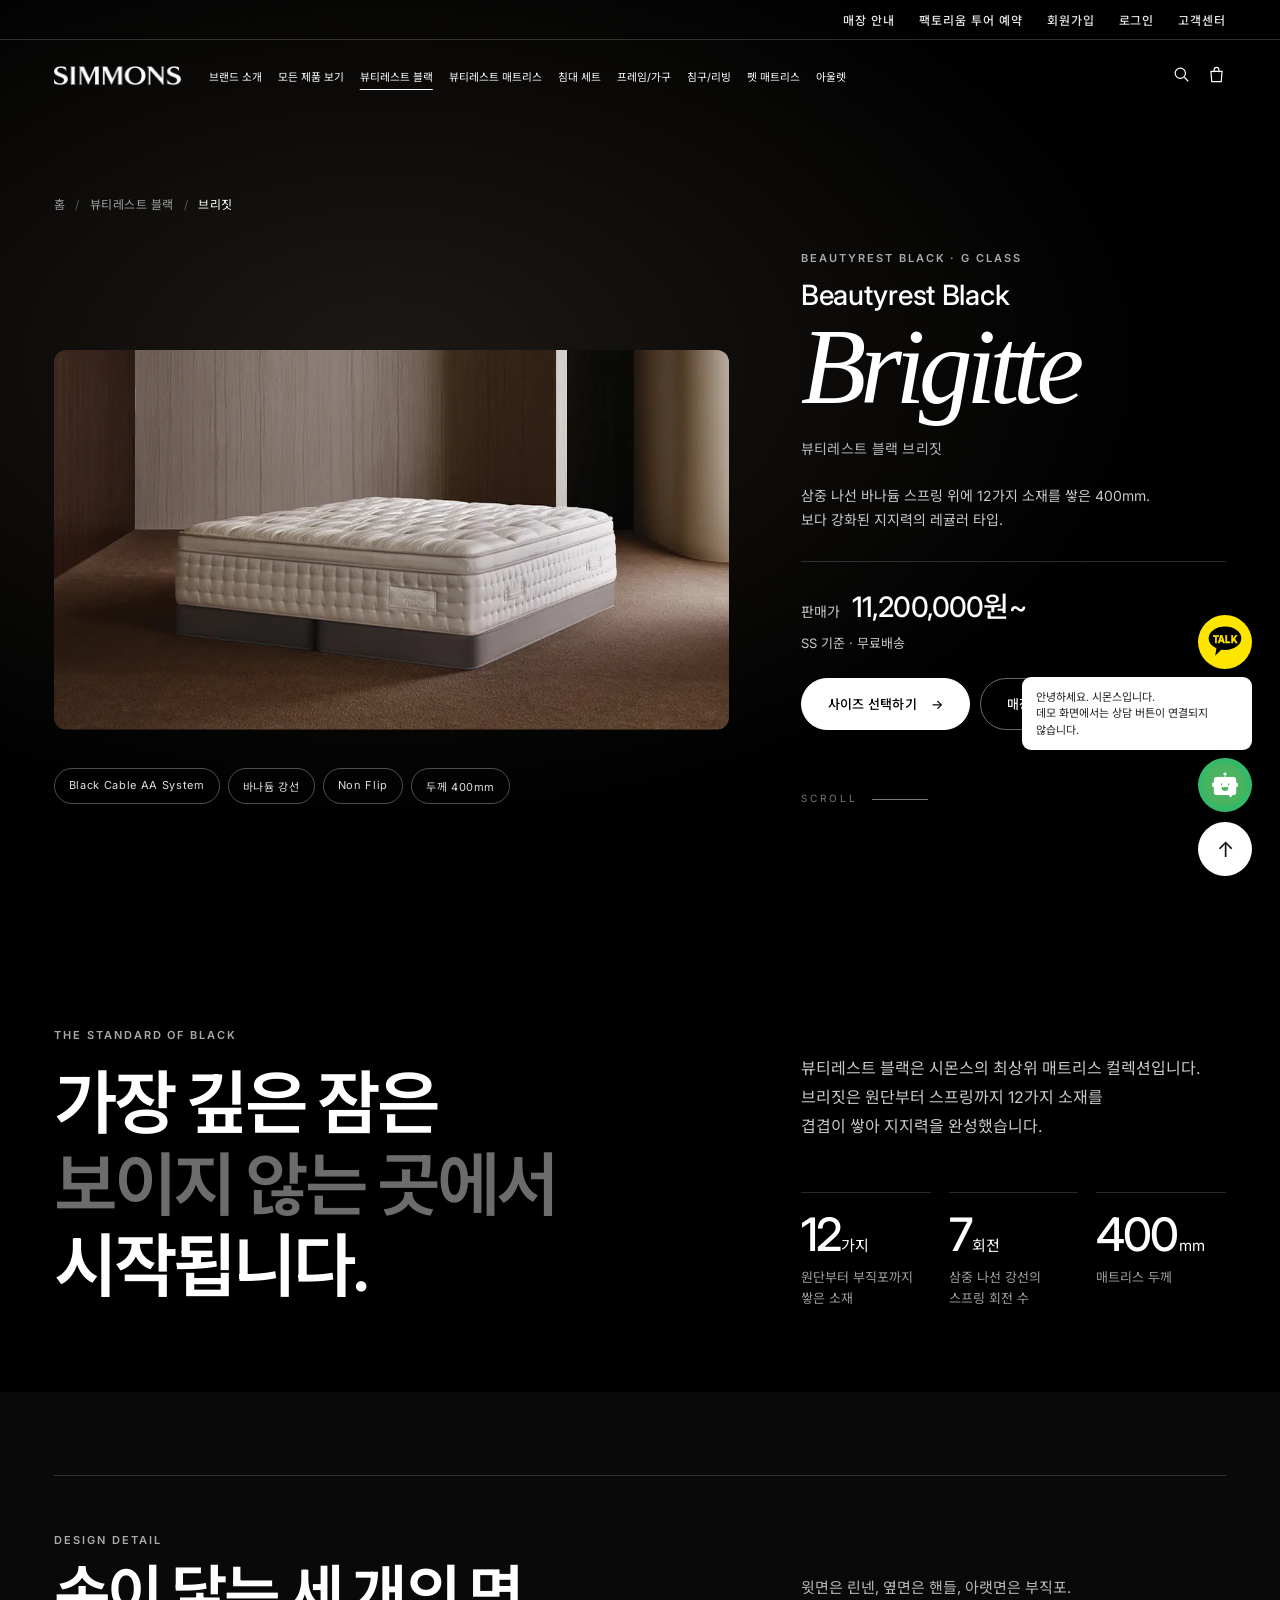
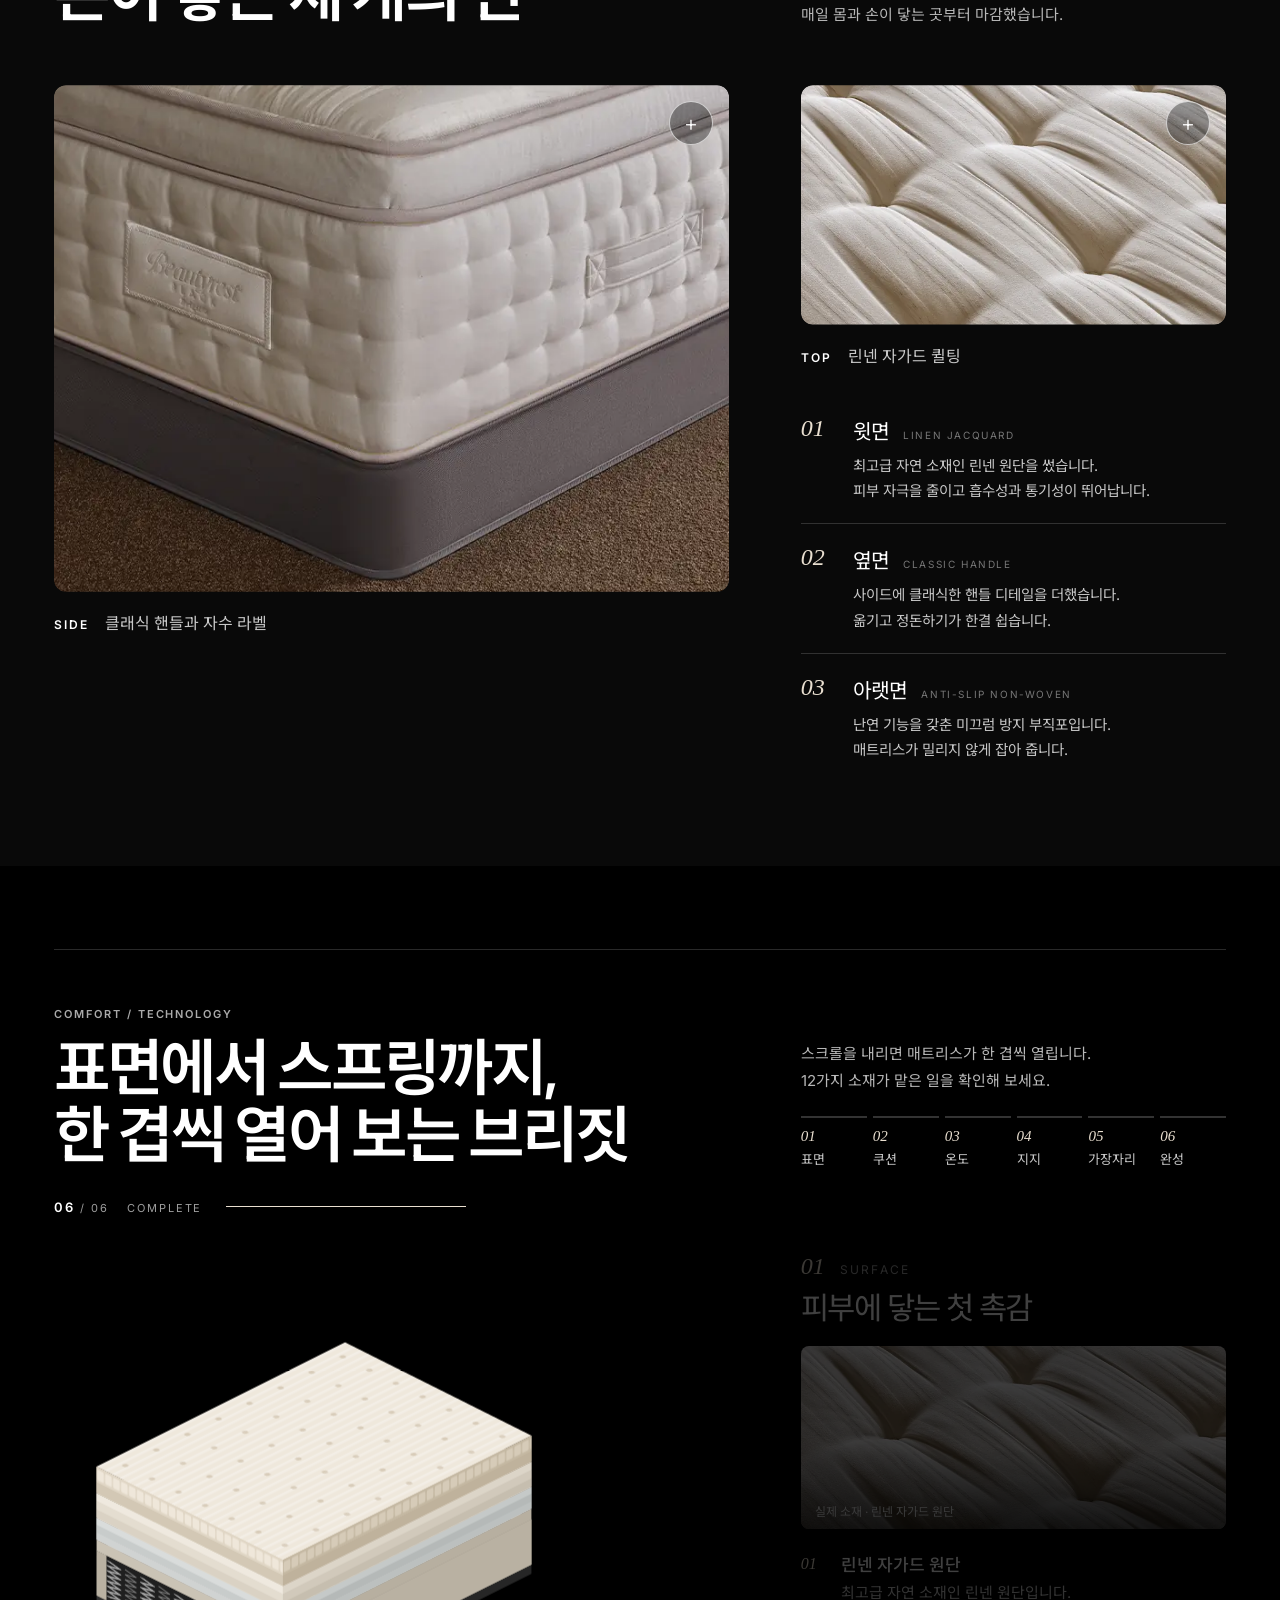
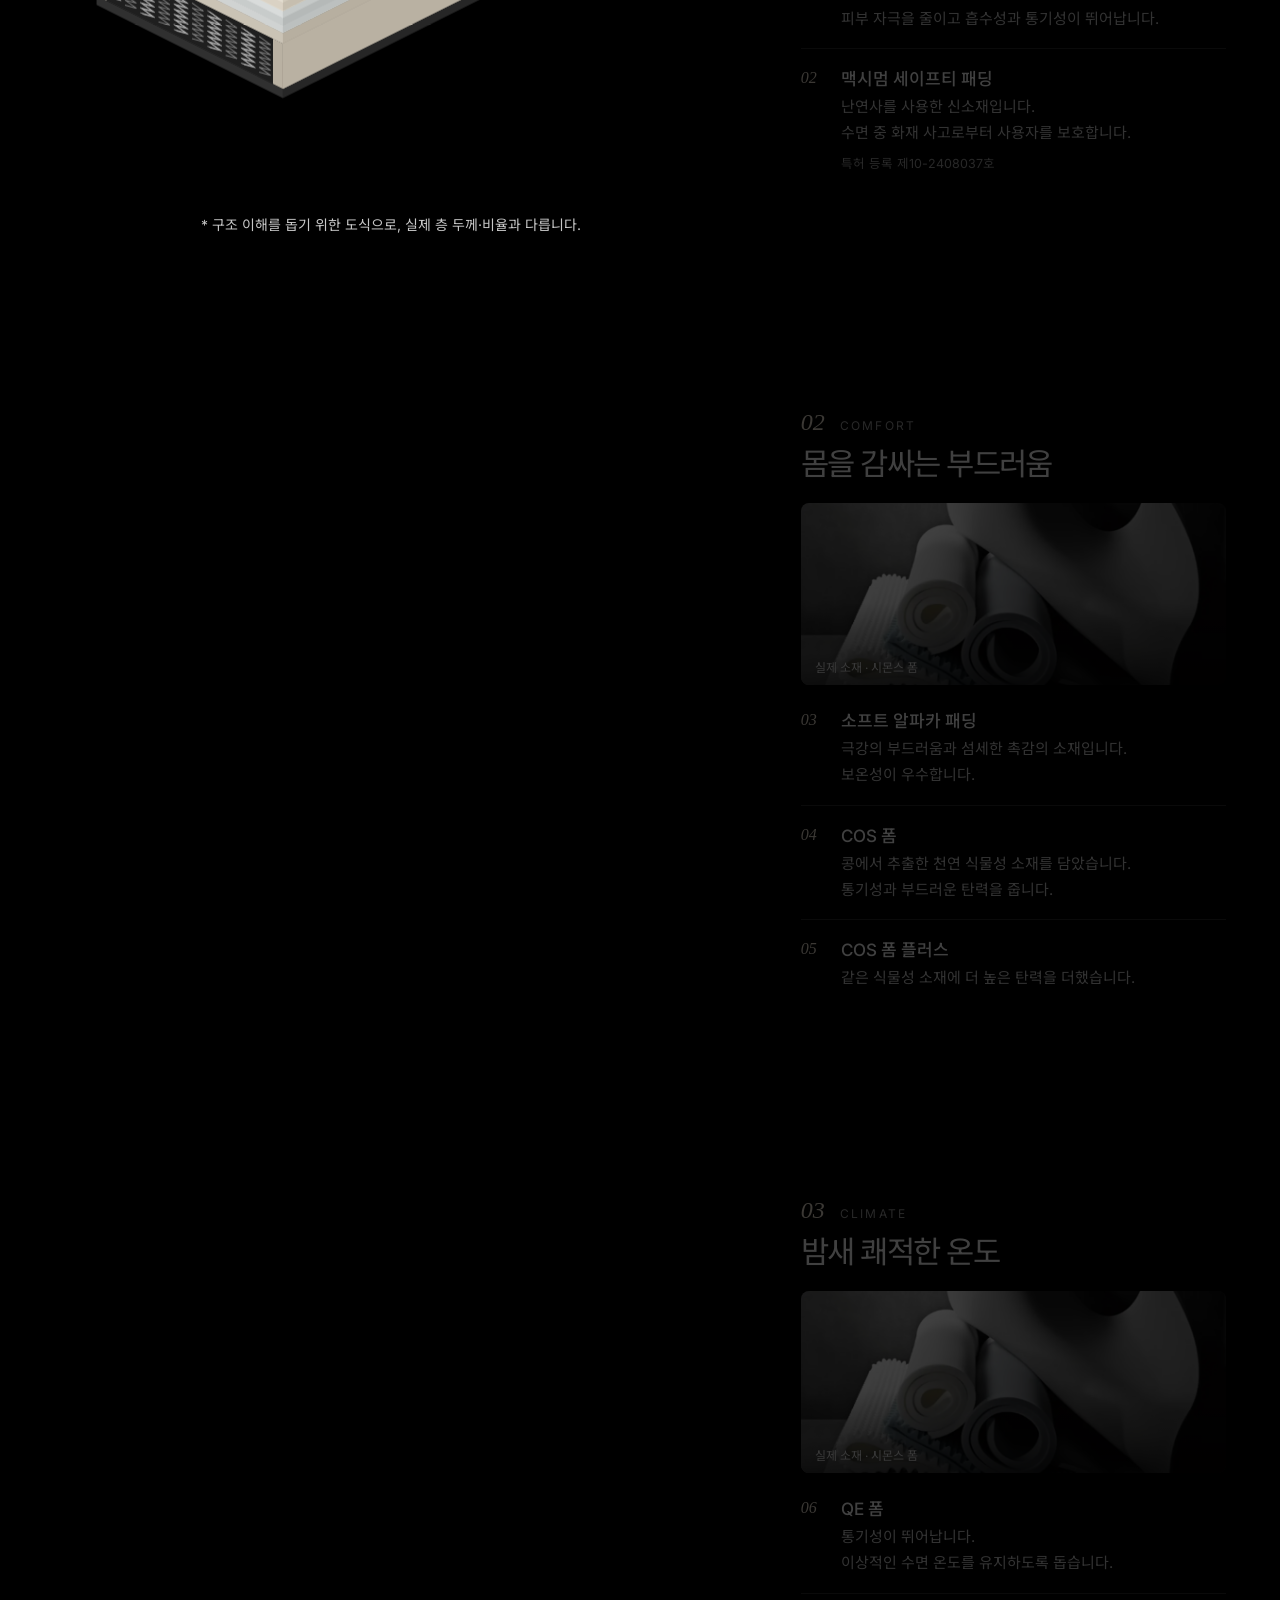
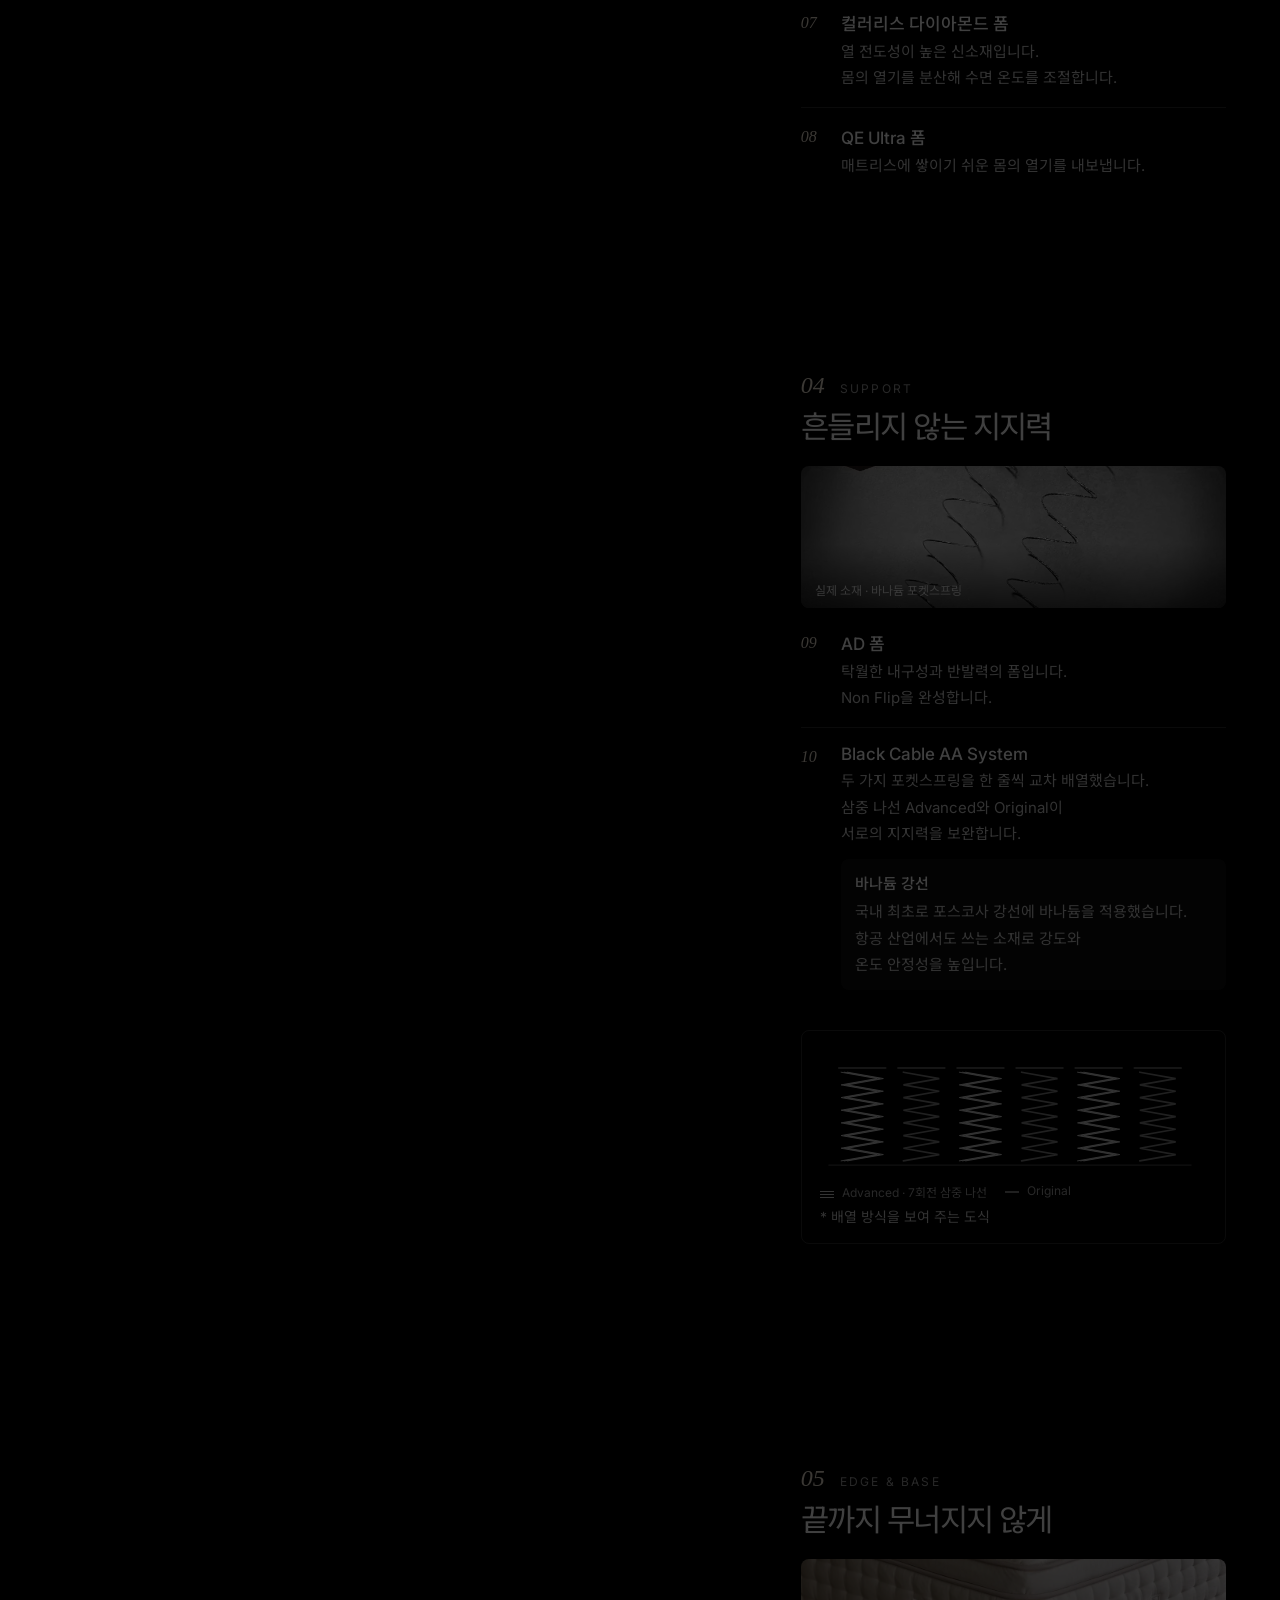
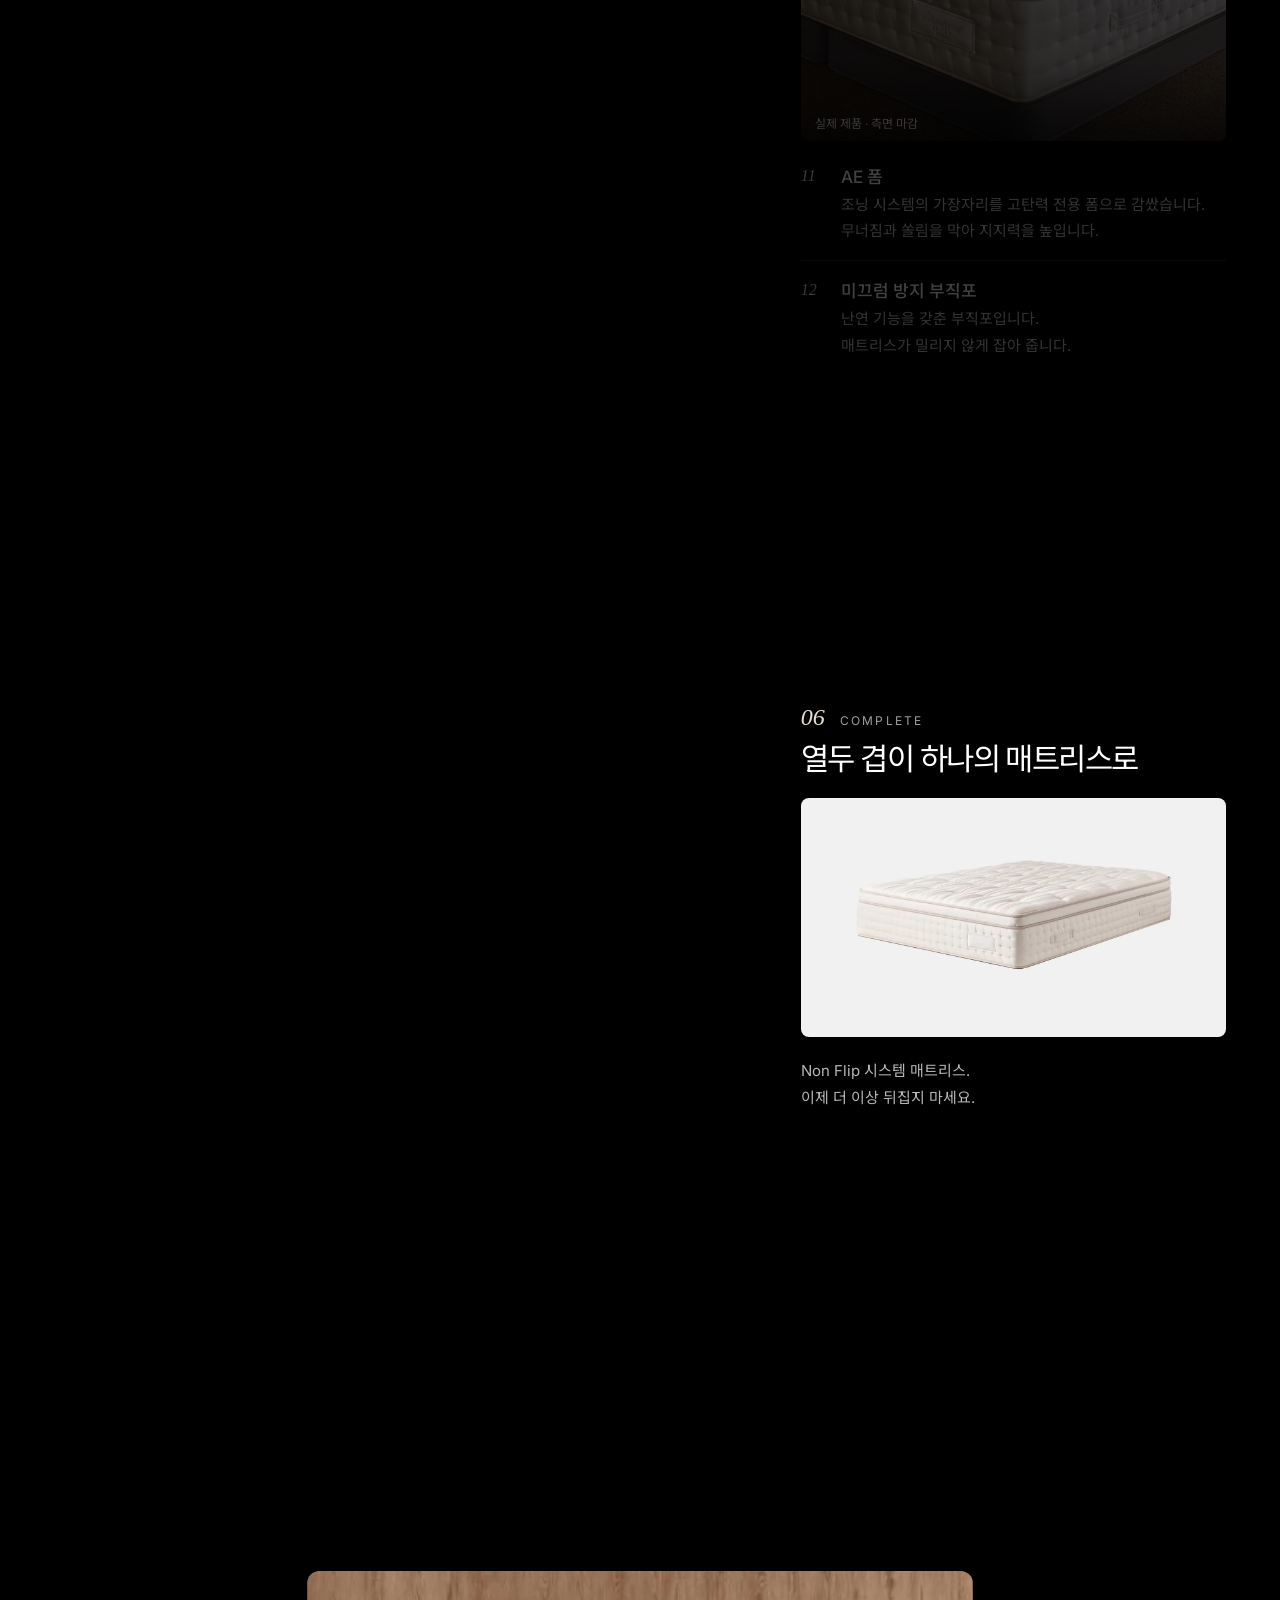
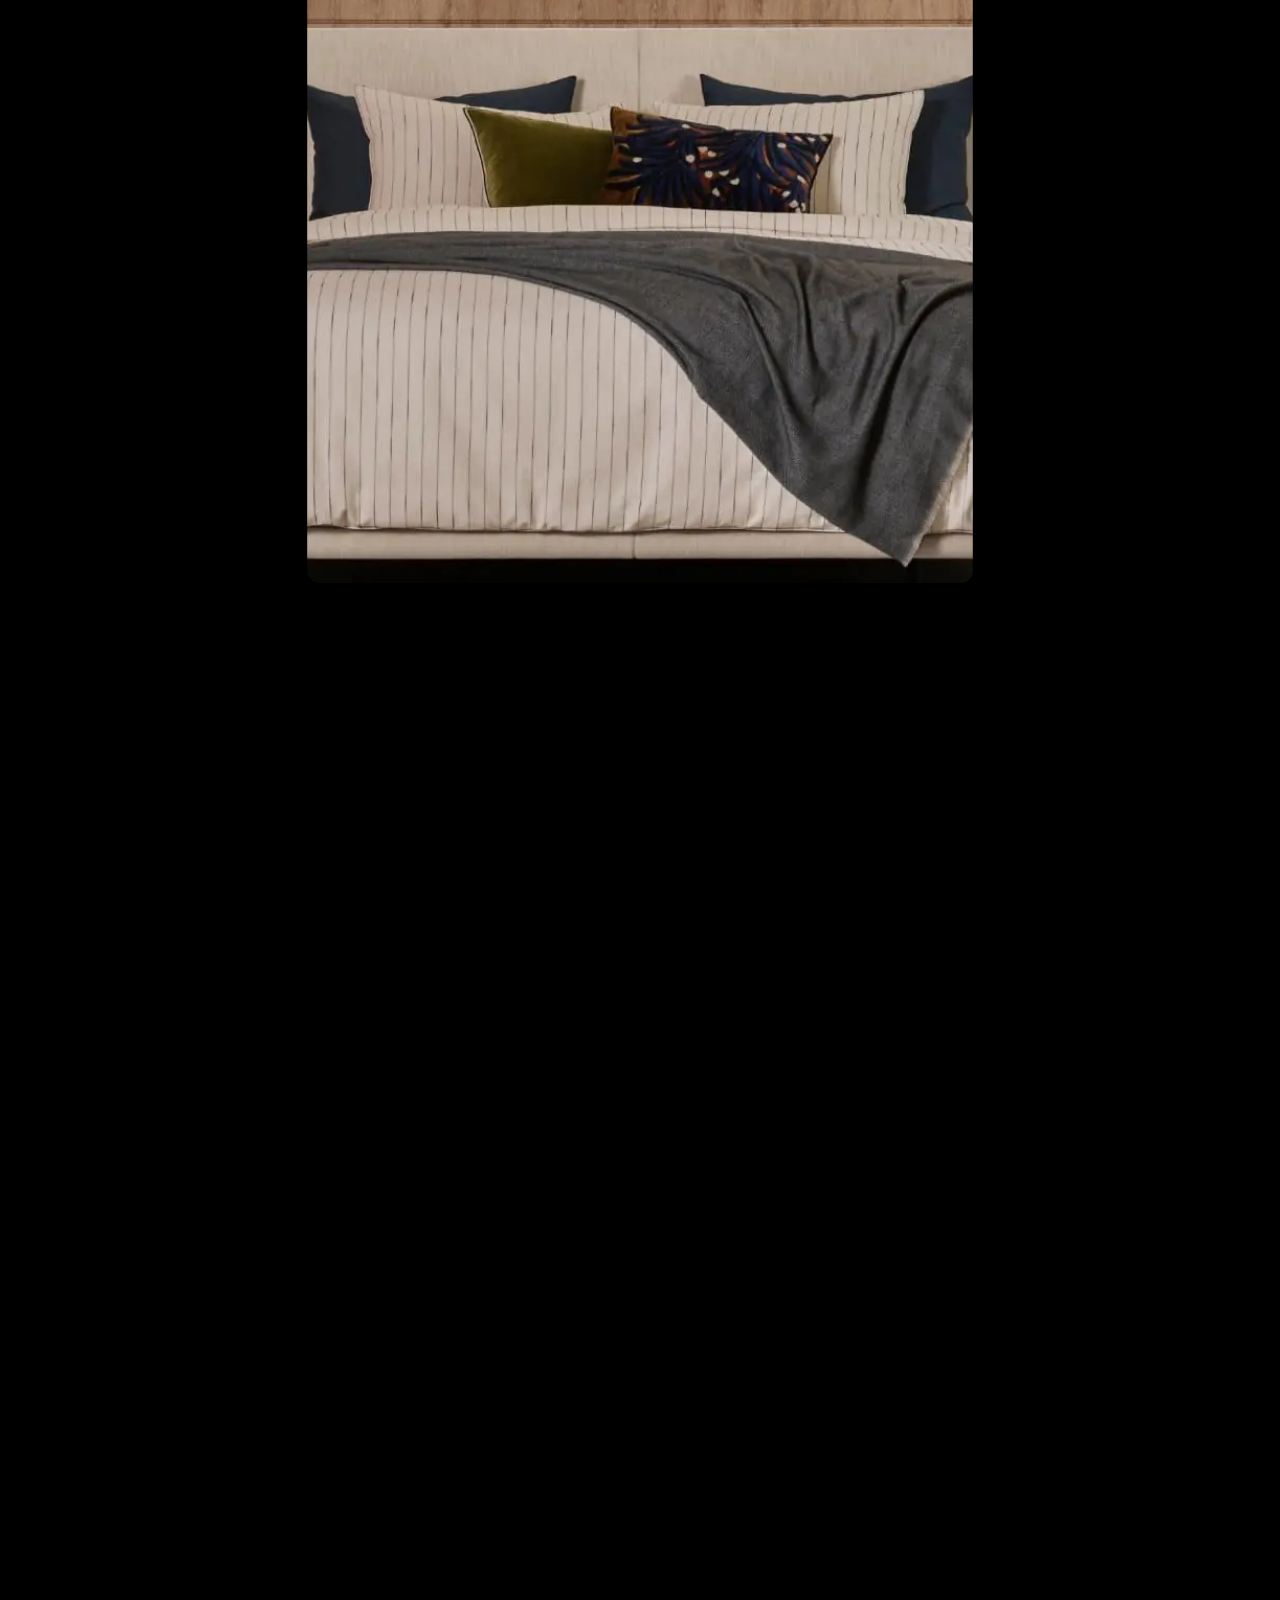
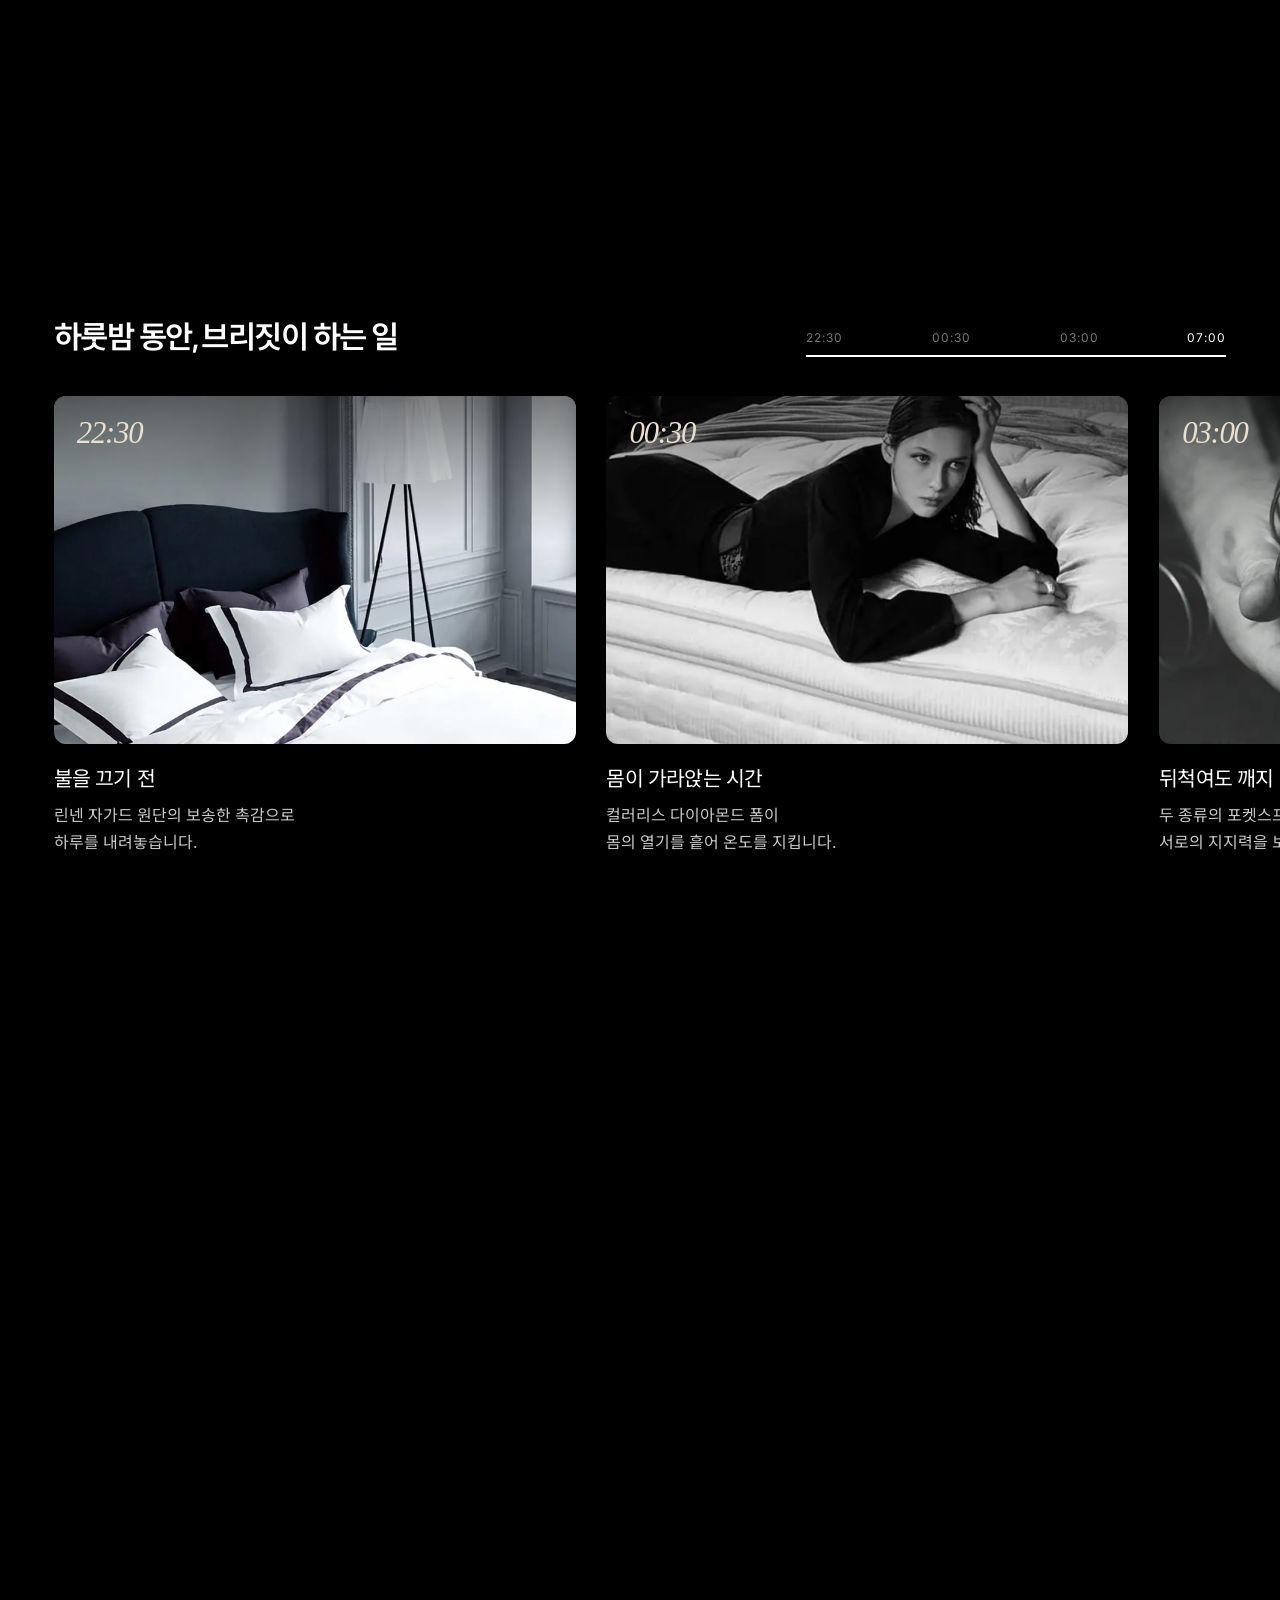
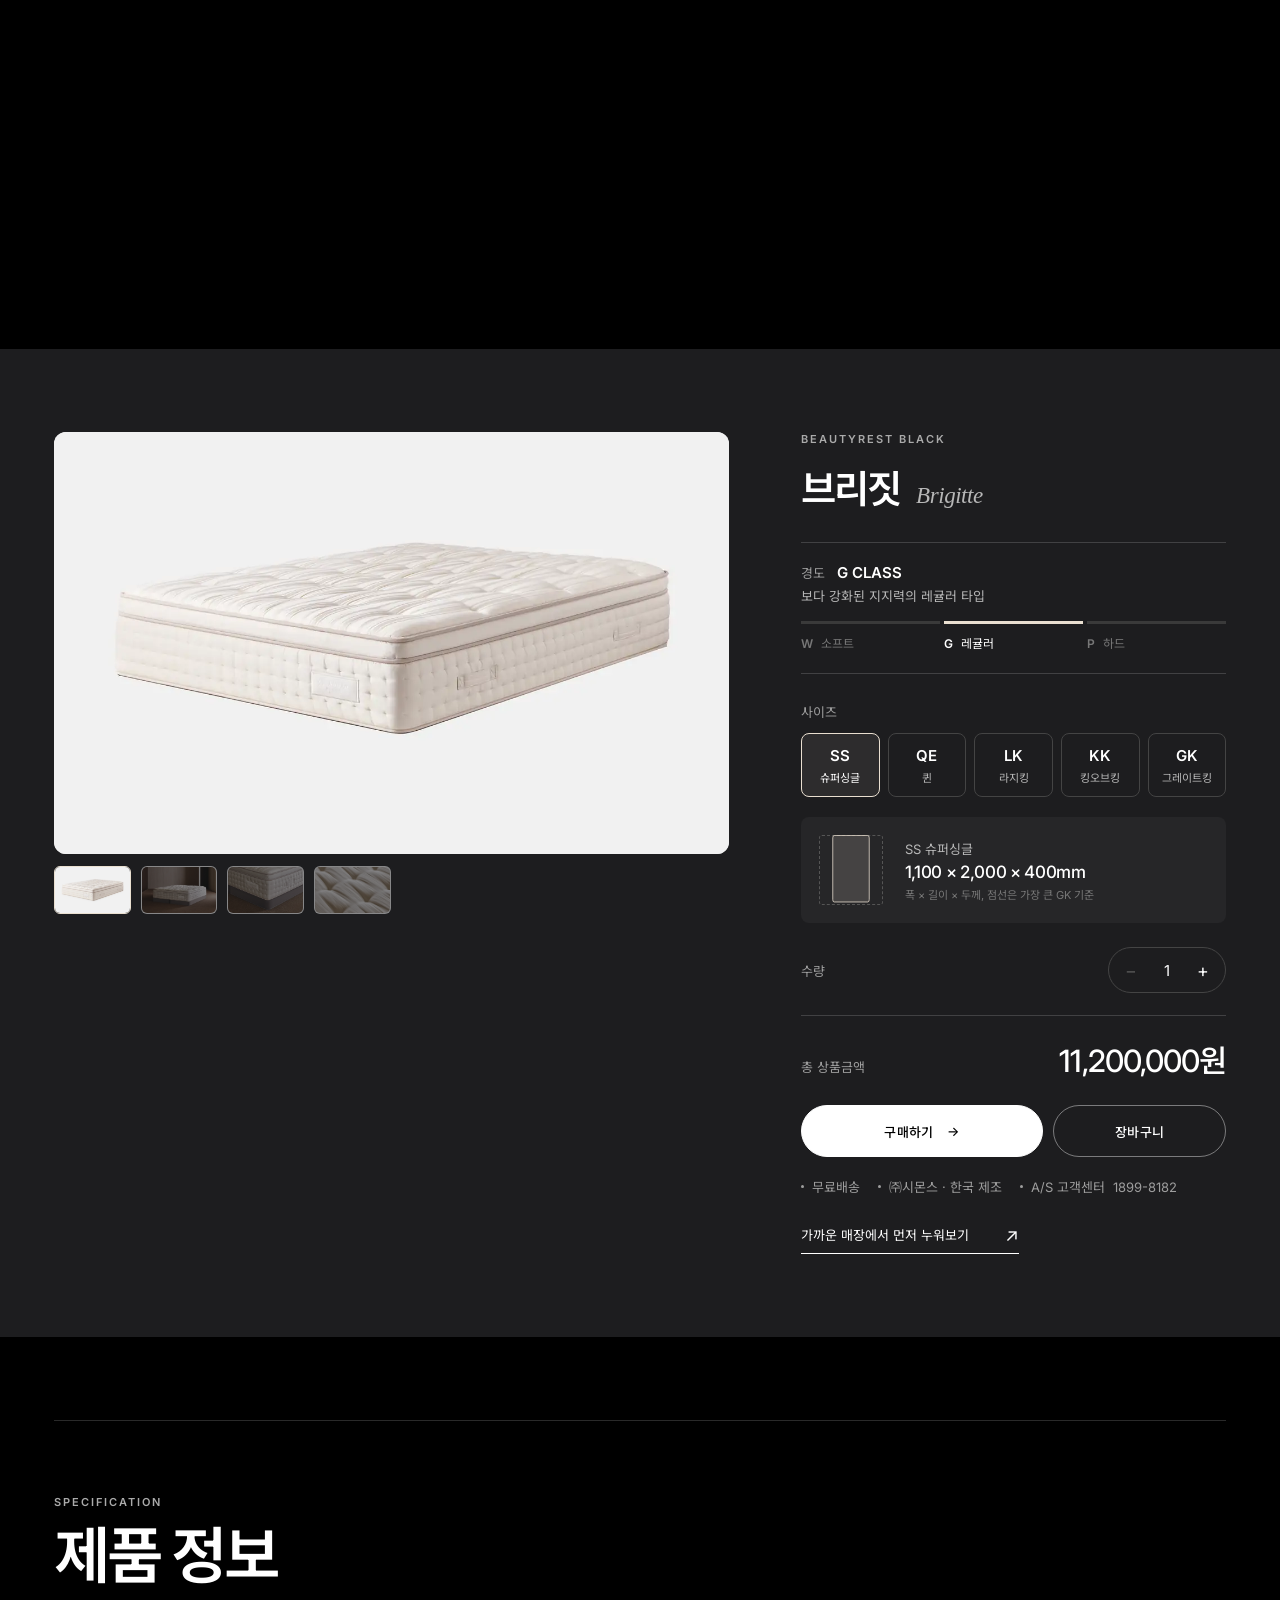
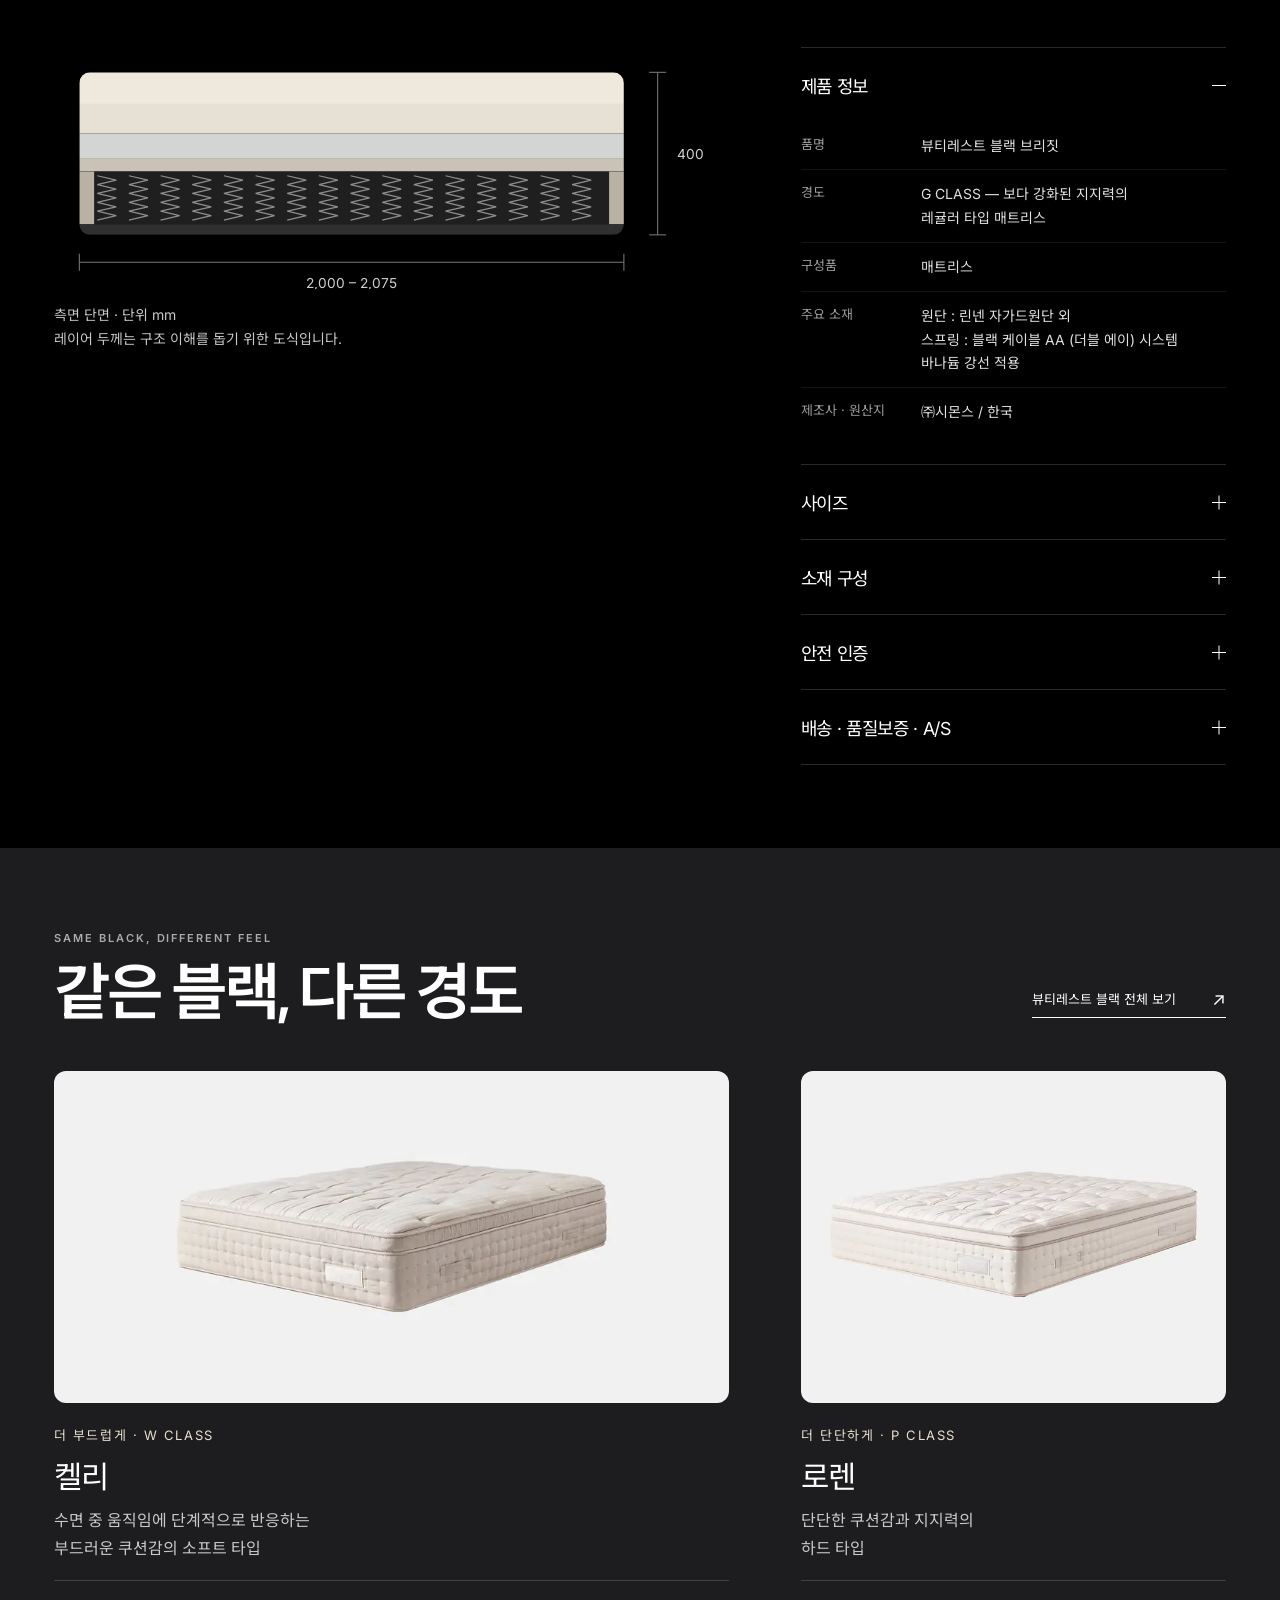
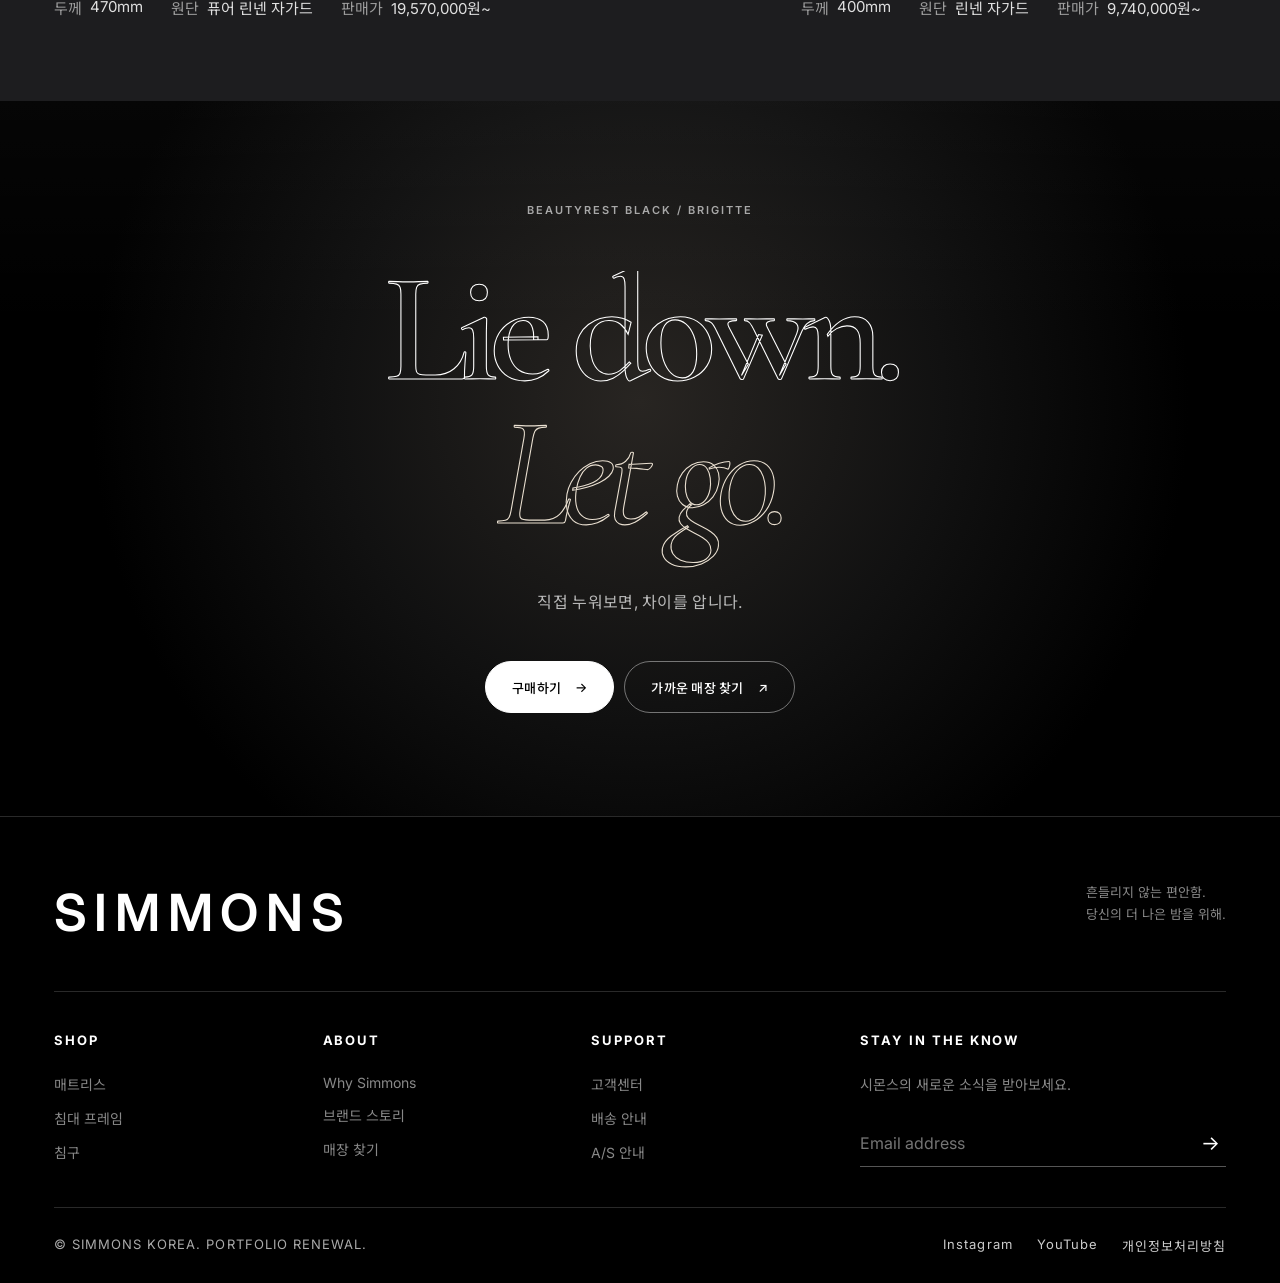
<file: simmons/index.html>
<!doctype html>
<!--
  SIMMONS Product Detail — Beautyrest Black Brigitte
  Sections: Header → 01 Hero → 02 Statement → 03 Design detail → 04 Anatomy
            → 05 A night → 06 Options → 07 Specification → 08 Related
            → 09 Closing → Dock · Quick menu · Zoom dialog · Toast → Footer
  Product facts, sizes and prices: simmons.co.kr product no. 133689023 (2026-10-08)
  Header, quick menu, footer and closing markup are shared with the main renewal
  site (simmons_portfolio/index.html) — keep them in sync.
  Drawings between the "@name" … "/@name" comment markers are generated by
  tools/build-svg.js: edit that script, not the SVG here.
-->
<html lang="ko">
  <head>
    <meta charset="UTF-8" />
    <meta name="viewport" content="width=device-width, initial-scale=1.0" />
    <meta
      name="description"
      content="뷰티레스트 블랙 브리짓 — 표면에서 스프링까지 한 겹씩 읽는 SIMMONS 제품 상세페이지 리뉴얼 포트폴리오"
    />
    <title>뷰티레스트 블랙 브리짓 — SIMMONS</title>
    <link
      rel="icon"
      type="image/png"
      sizes="32x32"
      href="assets/images/favicon.png"
    />
    <link rel="apple-touch-icon" href="assets/images/apple-touch-icon.png" />
    <link rel="preconnect" href="https://fonts.googleapis.com" />
    <link rel="preconnect" href="https://fonts.gstatic.com" crossorigin />
    <link
      href="https://fonts.googleapis.com/css2?family=Cormorant+Garamond:ital,wght@0,500;1,500&family=Inter:wght@400;500;600&family=Noto+Sans+KR:wght@400;500;600&display=swap"
      rel="stylesheet"
    />
    <link rel="stylesheet" href="assets/css/base.css" />
    <link rel="stylesheet" href="assets/css/layout.css" />
    <link rel="stylesheet" href="assets/css/closing.css" />
    <link rel="stylesheet" href="assets/css/product.css" />
    <script src="assets/js/main.js" defer></script>
    <script src="assets/js/product.js" defer></script>
  </head>
  <body class="pd-page">
    <a class="skip-link" href="#main">본문 바로가기</a>

    <!-- Site header (shared with the main renewal site) -->
    <header class="site-header" data-header>
      <div class="utility-bar">
        <nav aria-label="유틸리티 메뉴">
          <a href="#">매장 안내</a>
          <a href="#">팩토리움 투어 예약</a>
          <a href="#">회원가입</a>
          <a href="#">로그인</a>
          <a href="#">고객센터</a>
        </nav>
      </div>
      <div class="nav-bar">
        <button
          class="menu-button"
          type="button"
          aria-label="전체 메뉴 열기"
          aria-expanded="false"
          aria-controls="mobile-menu"
          data-menu-button
        >
          <span></span><span></span>
        </button>
        <a
          class="brand"
          href="https://dudrud0642-beep.github.io/simmons_portfolio/"
          aria-label="시몬스 리뉴얼 메인으로"
          ><img src="assets/images/logo.png" alt="SIMMONS"
        /></a>
        <nav class="primary-nav" aria-label="주요 메뉴">
          <a href="#">브랜드 소개</a>
          <a href="#">모든 제품 보기</a>
          <a href="#" aria-current="page">뷰티레스트 블랙</a>
          <a href="#">뷰티레스트 매트리스</a>
          <a href="#">침대 세트</a>
          <a href="#">프레임/가구</a>
          <a href="#">침구/리빙</a>
          <a href="#">펫 매트리스</a>
          <a href="#">아울렛</a>
        </nav>
        <div class="nav-actions">
          <a href="#" aria-label="검색"
            ><svg aria-hidden="true" viewBox="0 0 24 24">
              <circle cx="10.5" cy="10.5" r="6.5" />
              <path d="m15.5 15.5 5 5" /></svg
          ></a>
          <a href="#" aria-label="장바구니"
            ><svg aria-hidden="true" viewBox="0 0 24 24">
              <path d="M5 8h14l-1 13H6L5 8Z" />
              <path d="M9 9V6a3 3 0 0 1 6 0v3" /></svg
          ></a>
        </div>
      </div>
      <nav
        class="mobile-menu"
        id="mobile-menu"
        aria-label="모바일 메뉴"
        data-mobile-menu
      >
        <p>브랜드 소개</p>
        <a href="#">뷰티레스트 / 블랙</a>
        <a href="#">히스토리</a>
        <a href="#">팩토리움</a>
        <p>제품</p>
        <a href="#">모든 제품 보기</a>
        <a href="#" aria-current="page">뷰티레스트 블랙</a>
        <a href="#">뷰티레스트 매트리스</a>
        <a href="#">침대 세트</a>
        <a href="#">프레임/가구</a>
        <a href="#">침구/리빙</a>
        <a href="#">펫 매트리스</a>
        <a href="#">아울렛</a>
        <a href="#">매장 안내</a>
        <a href="#">팩토리움 투어 예약</a>
      </nav>
    </header>

    <main id="main">
      <!-- 01 Hero — product entrance (첫 화면) ============================ -->
      <section
        class="pd-hero"
        id="overview"
        aria-labelledby="pd-title"
        data-hero
      >
        <div class="pd-hero__grid pd-grid pd-split">
          <nav class="pd-breadcrumb" aria-label="현재 위치">
            <ol>
              <li>
                <a href="https://dudrud0642-beep.github.io/simmons_portfolio/"
                  >홈</a
                >
              </li>
              <li><a href="#">뷰티레스트 블랙</a></li>
              <li><span aria-current="page">브리짓</span></li>
            </ol>
          </nav>

          <figure class="pd-hero__media">
            <div class="pd-hero__frame">
              <img
                src="assets/images/brigitte-room.webp"
                width="1090"
                height="613"
                alt="어두운 우드 톤 침실에 놓인 뷰티레스트 블랙 브리짓 매트리스"
                fetchpriority="high"
              />
            </div>
          </figure>

          <div class="pd-hero__info">
            <p class="eyebrow pd-hero__eyebrow">BEAUTYREST BLACK · G CLASS</p>
            <h1 class="pd-hero__title" id="pd-title" lang="en">
              <span class="pd-mask"><span>Beautyrest Black</span></span>
              <span class="pd-mask"><em>Brigitte</em></span>
            </h1>
            <p class="pd-hero__ko">뷰티레스트 블랙 브리짓</p>
            <p class="pd-hero__lead">
              <span class="sent"
                ><span class="nw">삼중 나선 바나듐 스프링 위에</span>
                <span class="nw">12가지 소재를 쌓은 400mm.</span></span
              >
              <span class="sent"
                ><span class="nw">보다 강화된 지지력의 레귤러 타입.</span></span
              >
            </p>
            <p class="pd-hero__price">
              <span class="pd-hero__price-label">판매가</span>
              <strong>11,200,000원~</strong>
              <span class="pd-hero__price-note">SS 기준 · 무료배송</span>
            </p>
            <div class="pd-hero__actions">
              <a class="pd-btn pd-btn--primary" href="#options"
                >사이즈 선택하기 <span aria-hidden="true">→</span></a
              >
              <a class="pd-btn pd-btn--ghost" href="#" data-demo="store"
                >매장에서 누워보기 <span aria-hidden="true">↗</span></a
              >
            </div>
          </div>

          <ul class="pd-hero__chips" aria-label="핵심 사양">
            <li>Black Cable AA System</li>
            <li>바나듐 강선</li>
            <li>Non Flip</li>
            <li>두께 400mm</li>
          </ul>
          <span class="pd-hero__scroll" aria-hidden="true">SCROLL</span>
        </div>
      </section>

      <!-- 02 Statement — introduction (소개 문장) ========================= -->
      <section
        class="pd-statement section-pad"
        id="story"
        aria-labelledby="pd-statement-title"
      >
        <div class="pd-grid pd-split">
          <div class="pd-statement__head pd-left">
            <p class="eyebrow">THE STANDARD OF BLACK</p>
            <h2
              class="pd-statement__title pd-clip reveal"
              id="pd-statement-title"
            >
              <span class="pd-line"><span>가장 깊은 잠은</span></span>
              <span class="pd-line pd-line--dim"
                ><span>보이지 않는 곳에서</span></span
              >
              <span class="pd-line"><span>시작됩니다.</span></span>
            </h2>
          </div>
          <div class="pd-statement__body pd-right">
            <p class="pd-lead reveal">
              <span class="sent"
                >뷰티레스트 블랙은 시몬스의 최상위
                <span class="nw">매트리스 컬렉션</span>입니다.</span
              >
              <span class="sent"
                >브리짓은 원단부터 스프링까지
                <span class="nw">12가지 소재</span>를</span
              >
              <span class="sent">겹겹이 쌓아 지지력을 완성했습니다.</span>
            </p>
            <dl class="pd-figures">
              <div class="pd-figure-stat reveal">
                <dt>원단부터 부직포까지 쌓은 소재</dt>
                <dd><strong>12</strong>가지</dd>
              </div>
              <div class="pd-figure-stat reveal">
                <dt>삼중 나선 강선의 스프링 회전 수</dt>
                <dd><strong>7</strong>회전</dd>
              </div>
              <div class="pd-figure-stat reveal">
                <dt>매트리스 두께</dt>
                <dd><strong>400</strong>mm</dd>
              </div>
            </dl>
          </div>
        </div>
      </section>

      <!-- 03 Design detail — what the hands touch (디자인 디테일) =========== -->
      <section
        class="pd-craft section-pad"
        id="design"
        aria-labelledby="pd-craft-title"
      >
        <header class="pd-head pd-grid pd-split">
          <div class="pd-left">
            <p class="eyebrow">DESIGN DETAIL</p>
            <h2 class="section-title" id="pd-craft-title">
              <span class="nw">손이 닿는 세 개의 면</span>
            </h2>
          </div>
          <p class="pd-body pd-right">
            <span class="sent"
              ><span class="nw">윗면은 린넨,</span>
              <span class="nw">옆면은 핸들,</span>
              <span class="nw">아랫면은 부직포.</span></span
            >
            <span class="sent"
              ><span class="nw">매일 몸과 손이 닿는 곳부터</span>
              <span class="nw">마감했습니다.</span></span
            >
          </p>
        </header>

        <div class="pd-grid pd-split pd-craft__body">
          <figure
            class="pd-figure pd-craft__side pd-left reveal"
            data-zoom
            data-parallax
          >
            <div class="pd-figure__frame">
              <div class="pd-figure__zoom">
                <img
                  src="assets/images/brigitte-corner.webp"
                  width="1090"
                  height="613"
                  alt="뷰티레스트 블랙 자수 라벨과 클래식 핸들이 달린 브리짓의 측면 모서리"
                  loading="lazy"
                  decoding="async"
                />
              </div>
            </div>
            <button
              class="pd-zoom-button"
              type="button"
              data-zoom-open
              aria-label="측면 디테일 사진 크게 보기"
            >
              <span aria-hidden="true">+</span>
            </button>
            <figcaption><b>SIDE</b> 클래식 핸들과 자수 라벨</figcaption>
          </figure>

          <div class="pd-craft__detail pd-right">
            <figure
              class="pd-figure pd-craft__fabric reveal"
              data-zoom
              data-parallax
            >
              <div class="pd-figure__frame">
                <div class="pd-figure__zoom">
                  <img
                    src="assets/images/brigitte-fabric.webp"
                    width="740"
                    height="416"
                    alt="린넨 자가드 원단으로 퀼팅한 브리짓 윗면 클로즈업"
                    loading="lazy"
                    decoding="async"
                  />
                </div>
              </div>
              <button
                class="pd-zoom-button"
                type="button"
                data-zoom-open
                aria-label="윗면 원단 사진 크게 보기"
              >
                <span aria-hidden="true">+</span>
              </button>
              <figcaption><b>TOP</b> 린넨 자가드 퀼팅</figcaption>
            </figure>

            <ol class="pd-craft__index">
              <li class="reveal">
                <span class="pd-num" aria-hidden="true">01</span>
                <div>
                  <h3>윗면 <small lang="en">Linen Jacquard</small></h3>
                  <p>
                    <span class="sent"
                      >최고급 자연 소재인 <span class="nw">린넨 원단</span>을
                      썼습니다.</span
                    >
                    <span class="sent"
                      >피부 자극을 줄이고
                      <span class="nw">흡수성과 통기성</span>이
                      뛰어납니다.</span
                    >
                  </p>
                </div>
              </li>
              <li class="reveal">
                <span class="pd-num" aria-hidden="true">02</span>
                <div>
                  <h3>옆면 <small lang="en">Classic Handle</small></h3>
                  <p>
                    <span class="sent"
                      >사이드에 클래식한 <span class="nw">핸들 디테일</span>을
                      더했습니다.</span
                    >
                    <span class="sent">옮기고 정돈하기가 한결 쉽습니다.</span>
                  </p>
                </div>
              </li>
              <li class="reveal">
                <span class="pd-num" aria-hidden="true">03</span>
                <div>
                  <h3>아랫면 <small lang="en">Anti-slip Non-woven</small></h3>
                  <p>
                    <span class="sent"
                      >난연 기능을 갖춘
                      <span class="nw">미끄럼 방지 부직포</span>입니다.</span
                    >
                    <span class="sent"
                      >매트리스가 밀리지 않게 잡아 줍니다.</span
                    >
                  </p>
                </div>
              </li>
            </ol>
          </div>
        </div>
      </section>

      <!-- 04 Anatomy — comfort / technology (구조) ========================= -->
      <section
        class="pd-anatomy"
        id="structure"
        aria-labelledby="pd-anatomy-title"
        data-anatomy
      >
        <header class="pd-head pd-anatomy__head pd-grid pd-split section-pad">
          <div class="pd-left">
            <p class="eyebrow">COMFORT / TECHNOLOGY</p>
            <h2 class="section-title" id="pd-anatomy-title">
              <span class="nw">표면에서 스프링까지,</span><br /><span class="nw"
                >한 겹씩</span
              >
              <span class="nw">열어 보는 브리짓</span>
            </h2>
          </div>
          <div class="pd-anatomy__intro pd-right">
            <p class="pd-body">
              <span class="sent"
                >스크롤을 내리면 매트리스가 한 겹씩 열립니다.</span
              >
              <span class="sent"
                ><span class="nw">12가지 소재</span>가 맡은 일을 확인해
                보세요.</span
              >
            </p>
            <ol class="pd-anatomy__index" aria-label="구조 단계">
              <li><b>01</b>표면</li>
              <li><b>02</b>쿠션</li>
              <li><b>03</b>온도</li>
              <li><b>04</b>지지</li>
              <li><b>05</b>가장자리</li>
              <li><b>06</b>완성</li>
            </ol>
          </div>
        </header>

        <div class="pd-anatomy__body pd-grid pd-split">
          <!-- Visual stage (decorative: every fact is also in the steps list) -->
          <div class="pd-anatomy__stage pd-left" aria-hidden="true">
            <!-- @anatomy-defs -->
            <!-- prettier-ignore -->
            <svg class="pd-anatomy__defs" width="0" height="0" focusable="false">
      <defs>
        <pattern id="pd-p-stripes" width="60" height="2000" patternUnits="userSpaceOnUse"><rect width="24" height="2000" fill="#fff" opacity=".28"/></pattern>
        <pattern id="pd-p-tufts" width="214" height="250" patternUnits="userSpaceOnUse"><ellipse cx="107" cy="125" rx="18" ry="18" fill="#a8946f" opacity=".32"/></pattern>
        <pattern id="pd-p-quilt" width="64" height="20" patternUnits="userSpaceOnUse"><rect width="64" height="20" fill="#e0d6c5"/><rect x="5" y="3" width="54" height="14" rx="6" fill="#efe7da"/></pattern>
        <pattern id="pd-p-quilt-dark" width="64" height="20" patternUnits="userSpaceOnUse"><rect width="64" height="20" fill="#c4b8a2"/><rect x="5" y="3" width="54" height="14" rx="6" fill="#d6cbb8"/></pattern>
        <pattern id="pd-p-dots" width="70" height="70" patternUnits="userSpaceOnUse"><circle cx="35" cy="35" r="7" fill="#b8ad99" opacity=".35"/></pattern>
        <pattern id="pd-p-cells" width="80" height="80" patternUnits="userSpaceOnUse"><circle cx="40" cy="40" r="20" fill="none" stroke="#8f9796" stroke-width="7" opacity=".35"/></pattern>
        <pattern id="pd-p-rings" width="300" height="150" patternUnits="userSpaceOnUse">
          <circle cx="75" cy="75" r="56" fill="none" stroke="#9d9d9d" stroke-width="7"/>
          <circle cx="75" cy="75" r="44" fill="none" stroke="#9d9d9d" stroke-width="7"/>
          <circle cx="75" cy="75" r="32" fill="none" stroke="#9d9d9d" stroke-width="7"/>
          <circle cx="225" cy="75" r="50" fill="none" stroke="#6f6f6f" stroke-width="9"/>
        </pattern>
      </defs>
    </svg>
            <!-- /@anatomy-defs -->
            <div class="pd-anatomy__meta">
              <p>
                <span class="pd-anatomy__count"
                  ><b data-anatomy-count>01</b> / 06</span
                >
                <span data-anatomy-name>SURFACE</span>
              </p>
              <div class="pd-anatomy__bar"><i data-anatomy-bar></i></div>
            </div>
            <!-- prettier-ignore -->
            <div class="pd-anatomy__model" data-anatomy-model>
              <!-- @anatomy-layers -->
              <div class="pd-layer" data-layer="5" style="--k: 0">
      <div class="pd-layer__lift">
        <svg viewBox="0 0 800 770" focusable="false">
        <g class="pd-slab">
          <g transform="matrix(0.16 0.08 -0.16 0.08 340 458)"><rect class="pd-face" width="1500" height="2000" fill="#3b3b3b" vector-effect="non-scaling-stroke"/></g>
          <g transform="matrix(0.16 0.08 0 1 20 618)"><rect class="pd-face" width="1500" height="12" fill="#303030" vector-effect="non-scaling-stroke"/></g>
          <g transform="matrix(0.16 -0.08 0 1 260 738)"><rect class="pd-face" width="2000" height="12" fill="#262626" vector-effect="non-scaling-stroke"/></g>
        </g>
        </svg>
        <span class="pd-layer__label" style="--label-y: 75.84%"><b>05</b>가장자리 · 바닥</span>
      </div>
    </div>
    <div class="pd-layer" data-layer="4" style="--k: 1">
      <div class="pd-layer__lift">
        <svg viewBox="0 0 800 770" focusable="false">
        <g class="pd-slab">
          <g transform="matrix(0.16 0.08 -0.16 0.08 340 400)"><rect class="pd-face" width="1500" height="2000" fill="#262626" vector-effect="non-scaling-stroke"/><g class="pd-core"><rect width="1500" height="2000" fill="url(#pd-p-rings)"/></g><path class="pd-edge" fill-rule="evenodd" d="M0 0H1500V2000H0Z M80 80V1920H1420V80Z"/></g>
          <g transform="matrix(0.16 0.08 0 1 20 560)"><rect class="pd-face" width="1500" height="58" fill="#1f1f1f" vector-effect="non-scaling-stroke"/><rect class="pd-edge" width="80" height="58"/><rect class="pd-edge" x="1420" width="80" height="58"/></g>
          <g class="pd-core"><polyline points="33.12,572.56 47.84,583.21 33.12,579.13 47.84,589.78 33.12,585.7 47.84,596.35 33.12,592.27 47.84,602.92 33.12,598.85 47.84,609.49 33.12,605.42 47.84,616.06 33.12,611.99 47.84,622.63 33.12,618.56" class="pd-coil-a"/><polyline points="35.04,573.52 49.76,584.17 35.04,580.09 49.76,590.74 35.04,586.66 49.76,597.31 35.04,593.23 49.76,603.88 35.04,599.81 49.76,610.45 35.04,606.38 49.76,617.02 35.04,612.95 49.76,623.59 35.04,619.52" class="pd-coil-a"/><polyline points="36.96,574.48 51.68,585.13 36.96,581.05 51.68,591.7 36.96,587.62 51.68,598.27 36.96,594.19 51.68,604.84 36.96,600.77 51.68,611.41 36.96,607.34 51.68,617.98 36.96,613.91 51.68,624.55 36.96,620.48" class="pd-coil-a"/><polyline points="56.64,584.32 71.36,594.97 56.64,590.89 71.36,601.54 56.64,597.46 71.36,608.11 56.64,604.03 71.36,614.68 56.64,610.61 71.36,621.25 56.64,617.18 71.36,627.82 56.64,623.75 71.36,634.39 56.64,630.32" class="pd-coil-o"/><polyline points="76.32,594.16 91.04,604.81 76.32,600.73 91.04,611.38 76.32,607.3 91.04,617.95 76.32,613.87 91.04,624.52 76.32,620.45 91.04,631.09 76.32,627.02 91.04,637.66 76.32,633.59 91.04,644.23 76.32,640.16" class="pd-coil-a"/><polyline points="78.24,595.12 92.96,605.77 78.24,601.69 92.96,612.34 78.24,608.26 92.96,618.91 78.24,614.83 92.96,625.48 78.24,621.41 92.96,632.05 78.24,627.98 92.96,638.62 78.24,634.55 92.96,645.19 78.24,641.12" class="pd-coil-a"/><polyline points="80.16,596.08 94.88,606.73 80.16,602.65 94.88,613.3 80.16,609.22 94.88,619.87 80.16,615.79 94.88,626.44 80.16,622.37 94.88,633.01 80.16,628.94 94.88,639.58 80.16,635.51 94.88,646.15 80.16,642.08" class="pd-coil-a"/><polyline points="99.84,605.92 114.56,616.57 99.84,612.49 114.56,623.14 99.84,619.06 114.56,629.71 99.84,625.63 114.56,636.28 99.84,632.21 114.56,642.85 99.84,638.78 114.56,649.42 99.84,645.35 114.56,655.99 99.84,651.92" class="pd-coil-o"/><polyline points="119.52,615.76 134.24,626.41 119.52,622.33 134.24,632.98 119.52,628.9 134.24,639.55 119.52,635.47 134.24,646.12 119.52,642.05 134.24,652.69 119.52,648.62 134.24,659.26 119.52,655.19 134.24,665.83 119.52,661.76" class="pd-coil-a"/><polyline points="121.44,616.72 136.16,627.37 121.44,623.29 136.16,633.94 121.44,629.86 136.16,640.51 121.44,636.43 136.16,647.08 121.44,643.01 136.16,653.65 121.44,649.58 136.16,660.22 121.44,656.15 136.16,666.79 121.44,662.72" class="pd-coil-a"/><polyline points="123.36,617.68 138.08,628.33 123.36,624.25 138.08,634.9 123.36,630.82 138.08,641.47 123.36,637.39 138.08,648.04 123.36,643.97 138.08,654.61 123.36,650.54 138.08,661.18 123.36,657.11 138.08,667.75 123.36,663.68" class="pd-coil-a"/><polyline points="143.04,627.52 157.76,638.17 143.04,634.09 157.76,644.74 143.04,640.66 157.76,651.31 143.04,647.23 157.76,657.88 143.04,653.81 157.76,664.45 143.04,660.38 157.76,671.02 143.04,666.95 157.76,677.59 143.04,673.52" class="pd-coil-o"/><polyline points="162.72,637.36 177.44,648.01 162.72,643.93 177.44,654.58 162.72,650.5 177.44,661.15 162.72,657.07 177.44,667.72 162.72,663.65 177.44,674.29 162.72,670.22 177.44,680.86 162.72,676.79 177.44,687.43 162.72,683.36" class="pd-coil-a"/><polyline points="164.64,638.32 179.36,648.97 164.64,644.89 179.36,655.54 164.64,651.46 179.36,662.11 164.64,658.03 179.36,668.68 164.64,664.61 179.36,675.25 164.64,671.18 179.36,681.82 164.64,677.75 179.36,688.39 164.64,684.32" class="pd-coil-a"/><polyline points="166.56,639.28 181.28,649.93 166.56,645.85 181.28,656.5 166.56,652.42 181.28,663.07 166.56,658.99 181.28,669.64 166.56,665.57 181.28,676.21 166.56,672.14 181.28,682.78 166.56,678.71 181.28,689.35 166.56,685.28" class="pd-coil-a"/><polyline points="186.24,649.12 200.96,659.77 186.24,655.69 200.96,666.34 186.24,662.26 200.96,672.91 186.24,668.83 200.96,679.48 186.24,675.41 200.96,686.05 186.24,681.98 200.96,692.62 186.24,688.55 200.96,699.19 186.24,695.12" class="pd-coil-o"/><polyline points="205.92,658.96 220.64,669.61 205.92,665.53 220.64,676.18 205.92,672.1 220.64,682.75 205.92,678.67 220.64,689.32 205.92,685.25 220.64,695.89 205.92,691.82 220.64,702.46 205.92,698.39 220.64,709.03 205.92,704.96" class="pd-coil-a"/><polyline points="207.84,659.92 222.56,670.57 207.84,666.49 222.56,677.14 207.84,673.06 222.56,683.71 207.84,679.63 222.56,690.28 207.84,686.21 222.56,696.85 207.84,692.78 222.56,703.42 207.84,699.35 222.56,709.99 207.84,705.92" class="pd-coil-a"/><polyline points="209.76,660.88 224.48,671.53 209.76,667.45 224.48,678.1 209.76,674.02 224.48,684.67 209.76,680.59 224.48,691.24 209.76,687.17 224.48,697.81 209.76,693.74 224.48,704.38 209.76,700.31 224.48,710.95 209.76,706.88" class="pd-coil-a"/><polyline points="229.44,670.72 244.16,681.37 229.44,677.29 244.16,687.94 229.44,683.86 244.16,694.51 229.44,690.43 244.16,701.08 229.44,697.01 244.16,707.65 229.44,703.58 244.16,714.22 229.44,710.15 244.16,720.79 229.44,716.72" class="pd-coil-o"/></g>
          <g transform="matrix(0.16 -0.08 0 1 260 680)"><rect class="pd-face" width="2000" height="58" fill="#b9b1a2" vector-effect="non-scaling-stroke"/><rect class="pd-edge" width="2000" height="58"/></g>
        </g>
        </svg>
      <div class="pd-layer__sub">
        <svg viewBox="0 0 800 770" focusable="false">
        <g class="pd-slab pd-slab--ad">
          <g transform="matrix(0.16 0.08 -0.16 0.08 340 386)"><rect class="pd-face" width="1500" height="2000" fill="#d9d3c7" vector-effect="non-scaling-stroke"/></g>
          <g transform="matrix(0.16 0.08 0 1 20 546)"><rect class="pd-face" width="1500" height="14" fill="#cac3b5" vector-effect="non-scaling-stroke"/></g>
          <g transform="matrix(0.16 -0.08 0 1 260 666)"><rect class="pd-face" width="2000" height="14" fill="#b7afa0" vector-effect="non-scaling-stroke"/></g>
        </g>
        </svg>
      </div>
        <span class="pd-layer__label" style="--label-y: 71.3%"><b>04</b>지지</span>
      </div>
    </div>
    <div class="pd-layer" data-layer="3" style="--k: 2">
      <div class="pd-layer__lift">
        <svg viewBox="0 0 800 770" focusable="false">
        <g class="pd-slab">
          <g transform="matrix(0.16 0.08 -0.16 0.08 340 358)"><rect class="pd-face" width="1500" height="2000" fill="#e3e5e4" vector-effect="non-scaling-stroke"/><rect width="1500" height="2000" fill="url(#pd-p-cells)"/></g>
          <g transform="matrix(0.16 0.08 0 1 20 518)"><rect class="pd-face" width="1500" height="28" fill="#d2d5d4" vector-effect="non-scaling-stroke"/><rect y="0" width="1500" height="9" fill="#d9dcdb"/><rect y="9" width="1500" height="10" fill="#c8cccb"/><rect y="19" width="1500" height="9" fill="#d0d3d2"/></g>
          <g transform="matrix(0.16 -0.08 0 1 260 638)"><rect class="pd-face" width="2000" height="28" fill="#bec2c1" vector-effect="non-scaling-stroke"/><rect y="0" width="2000" height="9" fill="#c5c9c8"/><rect y="9" width="2000" height="10" fill="#b5b9b8"/><rect y="19" width="2000" height="9" fill="#bcc0bf"/></g>
        </g>
        </svg>
        <span class="pd-layer__label" style="--label-y: 63.9%"><b>03</b>온도</span>
      </div>
    </div>
    <div class="pd-layer" data-layer="2" style="--k: 3">
      <div class="pd-layer__lift">
        <svg viewBox="0 0 800 770" focusable="false">
        <g class="pd-slab">
          <g transform="matrix(0.16 0.08 -0.16 0.08 340 326)"><rect class="pd-face" width="1500" height="2000" fill="#f4f0e8" vector-effect="non-scaling-stroke"/><rect width="1500" height="2000" fill="url(#pd-p-dots)"/></g>
          <g transform="matrix(0.16 0.08 0 1 20 486)"><rect class="pd-face" width="1500" height="32" fill="#e7e1d5" vector-effect="non-scaling-stroke"/><rect y="0" width="1500" height="10" fill="#efe9df"/><rect y="10" width="1500" height="11" fill="#e4ddd0"/><rect y="21" width="1500" height="11" fill="#dad2c4"/></g>
          <g transform="matrix(0.16 -0.08 0 1 260 606)"><rect class="pd-face" width="2000" height="32" fill="#d4cdbf" vector-effect="non-scaling-stroke"/><rect y="0" width="2000" height="10" fill="#dcd5c8"/><rect y="10" width="2000" height="11" fill="#d1c9bb"/><rect y="21" width="2000" height="11" fill="#c6beaf"/></g>
        </g>
        </svg>
        <span class="pd-layer__label" style="--label-y: 60%"><b>02</b>쿠션</span>
      </div>
    </div>
    <div class="pd-layer" data-layer="1" style="--k: 4">
      <div class="pd-layer__lift">
        <svg viewBox="0 0 800 770" focusable="false">
        <g class="pd-slab">
          <g transform="matrix(0.16 0.08 -0.16 0.08 340 292)"><rect class="pd-face" width="1500" height="2000" fill="#efe8dc" vector-effect="non-scaling-stroke"/><rect width="1500" height="2000" fill="url(#pd-p-stripes)"/><rect width="1500" height="2000" fill="url(#pd-p-tufts)"/></g>
          <g transform="matrix(0.16 0.08 0 1 20 452)"><rect class="pd-face" width="1500" height="34" fill="#e0d6c5" vector-effect="non-scaling-stroke"/><rect y="0" width="1500" height="20" fill="url(#pd-p-quilt)"/><rect y="20" width="1500" height="14" fill="#d3c8b5"/></g>
          <g transform="matrix(0.16 -0.08 0 1 260 572)"><rect class="pd-face" width="2000" height="34" fill="#cbbfaa" vector-effect="non-scaling-stroke"/><rect y="0" width="2000" height="20" fill="url(#pd-p-quilt-dark)"/><rect y="20" width="2000" height="14" fill="#bfb29c"/></g>
        </g>
        </svg>
        <span class="pd-layer__label" style="--label-y: 55.71%"><b>01</b>표면</span>
      </div>
    </div>
              <!-- /@anatomy-layers -->
            </div>
            <p class="pd-anatomy__note">
              <span class="nw">* 구조 이해를 돕기 위한 도식으로,</span>
              <span class="nw">실제 층 두께·비율과 다릅니다.</span>
            </p>
          </div>

          <ol class="pd-anatomy__steps pd-right">
            <li class="pd-step" data-step="1" data-name="SURFACE">
              <div class="pd-step__card">
                <p class="pd-step__num"><b>01</b> SURFACE</p>
                <h3>피부에 닿는 첫 촉감</h3>
                <figure class="pd-step__photo">
                  <img
                    src="assets/images/brigitte-fabric.webp"
                    width="740"
                    height="416"
                    alt=""
                    loading="lazy"
                    decoding="async"
                  />
                  <figcaption>실제 소재 · 린넨 자가드 원단</figcaption>
                </figure>
                <ul class="pd-step__materials">
                  <li>
                    <span class="pd-step__no">01</span>
                    <div>
                      <strong>린넨 자가드 원단</strong>
                      <p>
                        <span class="sent"
                          >최고급 자연 소재인 린넨 원단입니다.</span
                        >
                        <span class="sent"
                          >피부 자극을 줄이고
                          <span class="nw">흡수성과 통기성</span>이
                          뛰어납니다.</span
                        >
                      </p>
                    </div>
                  </li>
                  <li>
                    <span class="pd-step__no">02</span>
                    <div>
                      <strong>맥시멈 세이프티 패딩</strong>
                      <p>
                        <span class="sent">난연사를 사용한 신소재입니다.</span>
                        <span class="sent"
                          >수면 중 화재 사고로부터 사용자를 보호합니다.</span
                        >
                      </p>
                      <small>특허 등록 제10-2408037호</small>
                    </div>
                  </li>
                </ul>
              </div>
            </li>
            <li class="pd-step" data-step="2" data-name="COMFORT">
              <div class="pd-step__card">
                <p class="pd-step__num"><b>02</b> COMFORT</p>
                <h3>몸을 감싸는 부드러움</h3>
                <figure class="pd-step__photo">
                  <img
                    src="assets/images/foams.webp"
                    width="900"
                    height="460"
                    alt=""
                    loading="lazy"
                    decoding="async"
                  />
                  <figcaption>실제 소재 · 시몬스 폼</figcaption>
                </figure>
                <ul class="pd-step__materials">
                  <li>
                    <span class="pd-step__no">03</span>
                    <div>
                      <strong>소프트 알파카 패딩</strong>
                      <p>
                        <span class="sent"
                          >극강의 부드러움과 섬세한 촉감의 소재입니다.</span
                        >
                        <span class="sent">보온성이 우수합니다.</span>
                      </p>
                    </div>
                  </li>
                  <li>
                    <span class="pd-step__no">04</span>
                    <div>
                      <strong>COS 폼</strong>
                      <p>
                        <span class="sent"
                          >콩에서 추출한
                          <span class="nw">천연 식물성 소재</span>를
                          담았습니다.</span
                        >
                        <span class="sent"
                          >통기성과 부드러운 탄력을 줍니다.</span
                        >
                      </p>
                    </div>
                  </li>
                  <li>
                    <span class="pd-step__no">05</span>
                    <div>
                      <strong>COS 폼 플러스</strong>
                      <p>같은 식물성 소재에 더 높은 탄력을 더했습니다.</p>
                    </div>
                  </li>
                </ul>
              </div>
            </li>
            <li class="pd-step" data-step="3" data-name="CLIMATE">
              <div class="pd-step__card">
                <p class="pd-step__num"><b>03</b> CLIMATE</p>
                <h3>밤새 쾌적한 온도</h3>
                <figure class="pd-step__photo pd-step__photo--alt">
                  <img
                    src="assets/images/foams.webp"
                    width="900"
                    height="460"
                    alt=""
                    loading="lazy"
                    decoding="async"
                  />
                  <figcaption>실제 소재 · 시몬스 폼</figcaption>
                </figure>
                <ul class="pd-step__materials">
                  <li>
                    <span class="pd-step__no">06</span>
                    <div>
                      <strong>QE 폼</strong>
                      <p>
                        <span class="sent">통기성이 뛰어납니다.</span>
                        <span class="sent"
                          >이상적인 수면 온도를 유지하도록 돕습니다.</span
                        >
                      </p>
                    </div>
                  </li>
                  <li>
                    <span class="pd-step__no">07</span>
                    <div>
                      <strong>컬러리스 다이아몬드 폼</strong>
                      <p>
                        <span class="sent">열 전도성이 높은 신소재입니다.</span>
                        <span class="sent"
                          >몸의 열기를 분산해 수면 온도를 조절합니다.</span
                        >
                      </p>
                    </div>
                  </li>
                  <li>
                    <span class="pd-step__no">08</span>
                    <div>
                      <strong>QE Ultra 폼</strong>
                      <p>매트리스에 쌓이기 쉬운 몸의 열기를 내보냅니다.</p>
                    </div>
                  </li>
                </ul>
              </div>
            </li>
            <li class="pd-step" data-step="4" data-name="SUPPORT">
              <div class="pd-step__card">
                <p class="pd-step__num"><b>04</b> SUPPORT</p>
                <h3>흔들리지 않는 지지력</h3>
                <figure class="pd-step__photo">
                  <img
                    src="assets/images/brigitte-vanadium.webp"
                    width="740"
                    height="416"
                    alt=""
                    loading="lazy"
                    decoding="async"
                  />
                  <figcaption>실제 소재 · 바나듐 포켓스프링</figcaption>
                </figure>
                <ul class="pd-step__materials">
                  <li>
                    <span class="pd-step__no">09</span>
                    <div>
                      <strong>AD 폼</strong>
                      <p>
                        <span class="sent"
                          >탁월한 내구성과 반발력의 폼입니다.</span
                        >
                        <span class="sent"
                          ><span class="nw">Non Flip</span>을 완성합니다.</span
                        >
                      </p>
                    </div>
                  </li>
                  <li>
                    <span class="pd-step__no">10</span>
                    <div>
                      <strong lang="en">Black Cable AA System</strong>
                      <p>
                        <span class="sent"
                          >두 가지 포켓스프링을 한 줄씩 교차 배열했습니다.</span
                        >
                        <span class="sent"
                          >삼중 나선 Advanced와 Original이
                          <span class="nw">서로의 지지력</span>을
                          보완합니다.</span
                        >
                      </p>
                      <p class="pd-step__note">
                        <b>바나듐 강선</b>
                        <span class="sent"
                          >국내 최초로 <span class="nw">포스코사 강선</span>에
                          바나듐을 적용했습니다.</span
                        >
                        <span class="sent"
                          ><span class="nw">항공 산업</span>에서도 쓰는 소재로
                          강도와 <span class="nw">온도 안정성</span>을
                          높입니다.</span
                        >
                      </p>
                    </div>
                  </li>
                </ul>
                <figure class="pd-coils" aria-hidden="true">
                  <!-- @coil-demo -->
                  <!-- prettier-ignore -->
                  <svg class="pd-coils__svg" viewBox="0 0 360 116" focusable="false"><g class="pd-coil pd-coil--a"><polyline points="20,22 54,28 20,34 54,40 20,46 54,52 20,58 54,64 20,70 54,76 20,82 54,88 20,94 54,100 20,106"/><polyline points="23,22 57,28 23,34 57,40 23,46 57,52 23,58 57,64 23,70 57,76 23,82 57,88 23,94 57,100 23,106"/><polyline points="26,22 60,28 26,34 60,40 26,46 60,52 26,58 60,64 26,70 60,76 26,82 60,88 26,94 60,100 26,106"/><line x1="18" y1="18" x2="62" y2="18"/></g><g class="pd-coil pd-coil--o"><polyline points="79,22 113,28 79,34 113,40 79,46 113,52 79,58 113,64 79,70 113,76 79,82 113,88 79,94 113,100 79,106"/><line x1="74" y1="18" x2="118" y2="18"/></g><g class="pd-coil pd-coil--a"><polyline points="132,22 166,28 132,34 166,40 132,46 166,52 132,58 166,64 132,70 166,76 132,82 166,88 132,94 166,100 132,106"/><polyline points="135,22 169,28 135,34 169,40 135,46 169,52 135,58 169,64 135,70 169,76 135,82 169,88 135,94 169,100 135,106"/><polyline points="138,22 172,28 138,34 172,40 138,46 172,52 138,58 172,64 138,70 172,76 138,82 172,88 138,94 172,100 138,106"/><line x1="130" y1="18" x2="174" y2="18"/></g><g class="pd-coil pd-coil--o pd-coil--press"><polyline points="191,22 225,28 191,34 225,40 191,46 225,52 191,58 225,64 191,70 225,76 191,82 225,88 191,94 225,100 191,106"/><line x1="186" y1="18" x2="230" y2="18"/></g><g class="pd-coil pd-coil--a"><polyline points="244,22 278,28 244,34 278,40 244,46 278,52 244,58 278,64 244,70 278,76 244,82 278,88 244,94 278,100 244,106"/><polyline points="247,22 281,28 247,34 281,40 247,46 281,52 247,58 281,64 247,70 281,76 247,82 281,88 247,94 281,100 247,106"/><polyline points="250,22 284,28 250,34 284,40 250,46 284,52 250,58 284,64 250,70 284,76 250,82 284,88 250,94 284,100 250,106"/><line x1="242" y1="18" x2="286" y2="18"/></g><g class="pd-coil pd-coil--o"><polyline points="303,22 337,28 303,34 337,40 303,46 337,52 303,58 337,64 303,70 337,76 303,82 337,88 303,94 337,100 303,106"/><line x1="298" y1="18" x2="342" y2="18"/></g><line class="pd-coils__floor" x1="8" y1="110" x2="352" y2="110"/></svg>
                  <!-- /@coil-demo -->
                  <figcaption>
                    <span
                      ><i class="pd-coils__key pd-coils__key--a"></i>Advanced ·
                      7회전 삼중 나선</span
                    >
                    <span
                      ><i class="pd-coils__key pd-coils__key--o"></i
                      >Original</span
                    >
                    <span class="pd-coils__note"
                      >* 배열 방식을 보여 주는 도식</span
                    >
                  </figcaption>
                </figure>
              </div>
            </li>
            <li class="pd-step" data-step="5" data-name="EDGE &amp; BASE">
              <div class="pd-step__card">
                <p class="pd-step__num"><b>05</b> EDGE &amp; BASE</p>
                <h3>끝까지 무너지지 않게</h3>
                <figure class="pd-step__photo">
                  <img
                    src="assets/images/brigitte-corner.webp"
                    width="1090"
                    height="613"
                    alt=""
                    loading="lazy"
                    decoding="async"
                  />
                  <figcaption>실제 제품 · 측면 마감</figcaption>
                </figure>
                <ul class="pd-step__materials">
                  <li>
                    <span class="pd-step__no">11</span>
                    <div>
                      <strong>AE 폼</strong>
                      <p>
                        <span class="sent"
                          ><span class="nw">조닝 시스템</span>의 가장자리를
                          <span class="nw">고탄력 전용 폼</span>으로
                          감쌌습니다.</span
                        >
                        <span class="sent"
                          >무너짐과 쏠림을 막아 지지력을 높입니다.</span
                        >
                      </p>
                    </div>
                  </li>
                  <li>
                    <span class="pd-step__no">12</span>
                    <div>
                      <strong>미끄럼 방지 부직포</strong>
                      <p>
                        <span class="sent">난연 기능을 갖춘 부직포입니다.</span>
                        <span class="sent"
                          >매트리스가 밀리지 않게 잡아 줍니다.</span
                        >
                      </p>
                    </div>
                  </li>
                </ul>
              </div>
            </li>
            <li
              class="pd-step pd-step--finale"
              data-step="6"
              data-name="COMPLETE"
            >
              <div class="pd-step__card">
                <p class="pd-step__num"><b>06</b> COMPLETE</p>
                <h3>
                  <span class="nw">열두 겹이</span>
                  <span class="nw">하나의 매트리스로</span>
                </h3>
                <figure class="pd-step__photo pd-step__photo--product">
                  <img
                    src="assets/images/brigitte-cutout.webp"
                    width="1200"
                    height="750"
                    alt=""
                    loading="lazy"
                    decoding="async"
                  />
                  <figcaption>뷰티레스트 블랙 브리짓</figcaption>
                </figure>
                <p class="pd-body">
                  <span class="sent"
                    ><span class="nw">Non Flip</span> 시스템 매트리스.</span
                  >
                  <span class="sent">이제 더 이상 뒤집지 마세요.</span>
                </p>
              </div>
            </li>
          </ol>
        </div>
      </section>

      <!-- 05 A night — lifestyle (하룻밤 타임라인) ========================= -->
      <section class="pd-night" id="lifestyle" aria-labelledby="pd-night-title">
        <div class="pd-night__opening" data-scale-reveal>
          <div class="pd-night__sticky">
            <figure class="pd-night__frame">
              <img
                src="assets/images/night-opening.webp"
                width="1598"
                height="998"
                alt="우드 패널로 둘러싸인 침실의 시몬스 침대"
                loading="lazy"
                decoding="async"
              />
            </figure>
            <div class="pd-night__copy">
              <p class="eyebrow">A NIGHT WITH BRIGITTE</p>
              <h2 class="pd-night__title" id="pd-night-title">
                이제, <span class="nw">당신의 밤으로.</span>
              </h2>
            </div>
          </div>
        </div>

        <div class="pd-timeline" data-timeline>
          <div class="pd-timeline__sticky">
            <div class="pd-timeline__head">
              <p class="pd-timeline__intro">
                하룻밤 동안, <span class="nw">브리짓이 하는 일</span>
              </p>
              <div class="pd-timeline__progress" aria-hidden="true">
                <ol>
                  <li class="is-active">22:30</li>
                  <li>00:30</li>
                  <li>03:00</li>
                  <li>07:00</li>
                </ol>
                <span><i data-timeline-fill></i></span>
              </div>
            </div>
            <ol
              class="pd-timeline__track"
              aria-label="하룻밤 타임라인"
              tabindex="0"
              data-timeline-track
            >
              <li class="pd-moment">
                <figure class="pd-moment__media">
                  <img
                    src="assets/images/night-2230.webp"
                    width="1000"
                    height="625"
                    style="--focus: 62% 50%"
                    alt="흰 침구와 플로어 스탠드가 놓인 저녁 침실"
                    loading="lazy"
                    decoding="async"
                  />
                </figure>
                <p class="pd-moment__time"><time>22:30</time></p>
                <h3>불을 끄기 전</h3>
                <p>
                  <span class="sent"
                    ><span class="nw">린넨 자가드 원단</span>의 보송한
                    촉감으로</span
                  >
                  <span class="sent">하루를 내려놓습니다.</span>
                </p>
              </li>
              <li class="pd-moment">
                <figure class="pd-moment__media">
                  <img
                    src="assets/images/night-0030.webp"
                    width="1000"
                    height="454"
                    style="--focus: 64% 40%"
                    alt="매트리스 위에 엎드려 누운 모델의 흑백 사진"
                    loading="lazy"
                    decoding="async"
                  />
                </figure>
                <p class="pd-moment__time"><time>00:30</time></p>
                <h3>몸이 가라앉는 시간</h3>
                <p>
                  <span class="sent"
                    ><span class="nw">컬러리스 다이아몬드 폼</span>이</span
                  >
                  <span class="sent">몸의 열기를 흩어 온도를 지킵니다.</span>
                </p>
              </li>
              <li class="pd-moment">
                <figure class="pd-moment__media">
                  <img
                    src="assets/images/night-0300.webp"
                    width="1000"
                    height="511"
                    style="--focus: 38% 50%"
                    alt="시몬스 포켓스프링을 손에 든 흑백 사진"
                    loading="lazy"
                    decoding="async"
                  />
                </figure>
                <p class="pd-moment__time"><time>03:00</time></p>
                <h3>뒤척여도 깨지 않도록</h3>
                <p>
                  <span class="sent"
                    >두 종류의 포켓스프링이 한 줄씩 엇갈려</span
                  >
                  <span class="sent">서로의 지지력을 보완합니다.</span>
                </p>
              </li>
              <li class="pd-moment">
                <figure class="pd-moment__media">
                  <img
                    src="assets/images/night-0700.webp"
                    width="1000"
                    height="625"
                    style="--focus: 54% 50%"
                    alt="햇살이 드는 밝은 침실의 시몬스 침대"
                    loading="lazy"
                    decoding="async"
                  />
                </figure>
                <p class="pd-moment__time"><time>07:00</time></p>
                <h3>가볍게 일어나는 아침</h3>
                <p>
                  <span class="sent"
                    ><span class="nw">AD 폼</span>의 반발력이
                    <span class="nw">Non Flip</span>을 완성해</span
                  >
                  <span class="sent">뒤집지 않아도 오늘 밤도 그대로.</span>
                </p>
              </li>
            </ol>
          </div>
        </div>
      </section>

      <!-- 06 Options — gallery + size / quantity (옵션 · 구매) ============== -->
      <section
        class="pd-options section-pad"
        id="options"
        aria-labelledby="pd-options-title"
      >
        <div class="pd-grid pd-split">
          <div class="pd-gallery pd-left" data-gallery>
            <div class="pd-gallery__stage">
              <img
                class="is-active"
                data-gallery-image
                src="assets/images/brigitte-cutout.webp"
                width="1200"
                height="750"
                alt="필로우 탑과 퀼팅 측면이 보이는 뷰티레스트 블랙 브리짓 전체 모습"
                loading="lazy"
                decoding="async"
              />
              <img
                data-gallery-image
                src="assets/images/brigitte-room.webp"
                width="1090"
                height="613"
                alt="어두운 침실에 연출한 브리짓"
                loading="lazy"
                decoding="async"
              />
              <img
                data-gallery-image
                src="assets/images/brigitte-corner.webp"
                width="1090"
                height="613"
                alt="자수 라벨과 핸들이 보이는 브리짓 모서리"
                loading="lazy"
                decoding="async"
              />
              <img
                data-gallery-image
                src="assets/images/brigitte-fabric.webp"
                width="740"
                height="416"
                alt="린넨 자가드 퀼팅 윗면 클로즈업"
                loading="lazy"
                decoding="async"
              />
            </div>
            <div
              class="pd-gallery__thumbs"
              role="group"
              aria-label="제품 사진 선택"
            >
              <button
                type="button"
                class="is-active"
                aria-pressed="true"
                data-gallery-thumb
              >
                <img
                  src="assets/images/brigitte-cutout.webp"
                  width="1200"
                  height="750"
                  alt=""
                  loading="lazy"
                  decoding="async"
                />
                <span class="sr-only">제품 전체</span>
              </button>
              <button type="button" aria-pressed="false" data-gallery-thumb>
                <img
                  src="assets/images/brigitte-room.webp"
                  width="1090"
                  height="613"
                  alt=""
                  loading="lazy"
                  decoding="async"
                />
                <span class="sr-only">침실 연출</span>
              </button>
              <button type="button" aria-pressed="false" data-gallery-thumb>
                <img
                  src="assets/images/brigitte-corner.webp"
                  width="1090"
                  height="613"
                  alt=""
                  loading="lazy"
                  decoding="async"
                />
                <span class="sr-only">측면 모서리</span>
              </button>
              <button type="button" aria-pressed="false" data-gallery-thumb>
                <img
                  src="assets/images/brigitte-fabric.webp"
                  width="740"
                  height="416"
                  alt=""
                  loading="lazy"
                  decoding="async"
                />
                <span class="sr-only">윗면 원단</span>
              </button>
            </div>
          </div>

          <form
            class="pd-buy pd-right"
            aria-labelledby="pd-options-title"
            data-buy
          >
            <p class="eyebrow">BEAUTYREST BLACK</p>
            <h2 class="pd-buy__title" id="pd-options-title">
              브리짓 <span lang="en">Brigitte</span>
            </h2>

            <div class="pd-firmness">
              <p class="pd-firmness__label">
                경도 <strong>G CLASS</strong>
                <span
                  >보다 강화된 지지력의
                  <span class="nw">레귤러 타입</span></span
                >
              </p>
              <ol
                class="pd-firmness__scale"
                aria-label="뷰티레스트 블랙 경도 단계"
              >
                <li><b>W</b>소프트</li>
                <li aria-current="true"><b>G</b>레귤러</li>
                <li><b>P</b>하드</li>
              </ol>
            </div>

            <fieldset class="pd-sizes">
              <legend>사이즈</legend>
              <div class="pd-sizes__list">
                <label class="pd-size">
                  <input
                    type="radio"
                    name="size"
                    value="SS"
                    data-name="슈퍼싱글"
                    data-price="11200000"
                    data-w="1100"
                    data-l="2000"
                    checked
                  />
                  <span><b>SS</b>슈퍼싱글</span>
                </label>
                <label class="pd-size">
                  <input
                    type="radio"
                    name="size"
                    value="QE"
                    data-name="퀸"
                    data-price="14550000"
                    data-w="1500"
                    data-l="2000"
                  />
                  <span><b>QE</b>퀸</span>
                </label>
                <label class="pd-size">
                  <input
                    type="radio"
                    name="size"
                    value="LK"
                    data-name="라지킹"
                    data-price="18180000"
                    data-w="1700"
                    data-l="2075"
                  />
                  <span><b>LK</b>라지킹</span>
                </label>
                <label class="pd-size">
                  <input
                    type="radio"
                    name="size"
                    value="KK"
                    data-name="킹오브킹"
                    data-price="21820000"
                    data-w="1800"
                    data-l="2075"
                  />
                  <span><b>KK</b>킹오브킹</span>
                </label>
                <label class="pd-size">
                  <input
                    type="radio"
                    name="size"
                    value="GK"
                    data-name="그레이트킹"
                    data-price="24000000"
                    data-w="1900"
                    data-l="2075"
                  />
                  <span><b>GK</b>그레이트킹</span>
                </label>
              </div>
            </fieldset>

            <div class="pd-size-view">
              <div class="pd-size-view__plan" aria-hidden="true">
                <span class="pd-size-view__max"></span>
                <span class="pd-size-view__bed" data-size-bed></span>
              </div>
              <p class="pd-size-view__text">
                <span data-size-label>SS 슈퍼싱글</span>
                <strong data-size-dims>1,100 × 2,000 × 400mm</strong>
                <small
                  ><span class="nw">폭 × 길이 × 두께,</span>
                  <span class="nw">점선은 가장 큰 GK 기준</span></small
                >
              </p>
            </div>

            <div class="pd-qty">
              <span class="pd-qty__label" id="pd-qty-label">수량</span>
              <div
                class="pd-qty__control"
                role="group"
                aria-labelledby="pd-qty-label"
              >
                <button type="button" data-qty="-1" aria-label="수량 줄이기">
                  −
                </button>
                <output data-qty-value aria-live="polite">1</output>
                <button type="button" data-qty="1" aria-label="수량 늘리기">
                  +
                </button>
              </div>
            </div>

            <div class="pd-buy__total">
              <span>총 상품금액</span>
              <output aria-live="polite">
                <span class="sr-only" data-total-text>11,200,000원</span>
                <span class="pd-roll" aria-hidden="true" data-total-roll
                  ><span>11,200,000원</span></span
                >
              </output>
            </div>

            <div class="pd-buy__actions">
              <button class="pd-btn pd-btn--primary" type="submit">
                구매하기 <span aria-hidden="true">→</span>
              </button>
              <button
                class="pd-btn pd-btn--ghost"
                type="button"
                data-demo="cart"
              >
                장바구니
              </button>
            </div>

            <ul class="pd-buy__notes">
              <li>무료배송</li>
              <li>㈜시몬스 · 한국 제조</li>
              <li>A/S 고객센터 <span class="nw">1899-8182</span></li>
            </ul>
            <a class="text-link pd-buy__store" href="#" data-demo="store"
              >가까운 매장에서 먼저 누워보기 <span>↗</span></a
            >
          </form>
        </div>
      </section>

      <!-- 07 Specification — accordion (제품 정보) ========================= -->
      <section
        class="pd-spec section-pad"
        id="spec"
        aria-labelledby="pd-spec-title"
      >
        <header class="pd-head pd-grid pd-split">
          <div class="pd-left">
            <p class="eyebrow">SPECIFICATION</p>
            <h2 class="section-title" id="pd-spec-title">제품 정보</h2>
          </div>
        </header>

        <div class="pd-grid pd-split pd-spec__body">
          <div class="pd-spec__visual pd-left">
            <figure class="pd-profile reveal">
              <!-- @profile -->
              <!-- prettier-ignore -->
              <svg class="pd-profile__svg" viewBox="0 0 640 230" focusable="false">
            <rect x="24" y="24" width="516" height="154" rx="10" fill="#000"/>
            <g clip-path="url(#pd-profile-clip)"><rect x="24" y="24" width="516" height="30" fill="#efe8dc"/><rect x="24" y="54" width="516" height="28" fill="#e7e1d5"/><rect x="24" y="82" width="516" height="24" fill="#d2d5d4"/><rect x="24" y="106" width="516" height="12" fill="#cac3b5"/><rect x="24" y="118" width="516" height="50" fill="#1f1f1f"/><polyline points="41,122 59,126.2 41,130.4 59,134.6 41,138.8 59,143 41,147.2 59,151.4 41,155.6 59,159.8 41,164" fill="none" stroke="#8d8d8d" stroke-width="1.2"/><polyline points="71,122 89,126.2 71,130.4 89,134.6 71,138.8 89,143 71,147.2 89,151.4 71,155.6 89,159.8 71,164" fill="none" stroke="#8d8d8d" stroke-width="1.2"/><polyline points="101,122 119,126.2 101,130.4 119,134.6 101,138.8 119,143 101,147.2 119,151.4 101,155.6 119,159.8 101,164" fill="none" stroke="#8d8d8d" stroke-width="1.2"/><polyline points="131,122 149,126.2 131,130.4 149,134.6 131,138.8 149,143 131,147.2 149,151.4 131,155.6 149,159.8 131,164" fill="none" stroke="#8d8d8d" stroke-width="1.2"/><polyline points="161,122 179,126.2 161,130.4 179,134.6 161,138.8 179,143 161,147.2 179,151.4 161,155.6 179,159.8 161,164" fill="none" stroke="#8d8d8d" stroke-width="1.2"/><polyline points="191,122 209,126.2 191,130.4 209,134.6 191,138.8 209,143 191,147.2 209,151.4 191,155.6 209,159.8 191,164" fill="none" stroke="#8d8d8d" stroke-width="1.2"/><polyline points="221,122 239,126.2 221,130.4 239,134.6 221,138.8 239,143 221,147.2 239,151.4 221,155.6 239,159.8 221,164" fill="none" stroke="#8d8d8d" stroke-width="1.2"/><polyline points="251,122 269,126.2 251,130.4 269,134.6 251,138.8 269,143 251,147.2 269,151.4 251,155.6 269,159.8 251,164" fill="none" stroke="#8d8d8d" stroke-width="1.2"/><polyline points="281,122 299,126.2 281,130.4 299,134.6 281,138.8 299,143 281,147.2 299,151.4 281,155.6 299,159.8 281,164" fill="none" stroke="#8d8d8d" stroke-width="1.2"/><polyline points="311,122 329,126.2 311,130.4 329,134.6 311,138.8 329,143 311,147.2 329,151.4 311,155.6 329,159.8 311,164" fill="none" stroke="#8d8d8d" stroke-width="1.2"/><polyline points="341,122 359,126.2 341,130.4 359,134.6 341,138.8 359,143 341,147.2 359,151.4 341,155.6 359,159.8 341,164" fill="none" stroke="#8d8d8d" stroke-width="1.2"/><polyline points="371,122 389,126.2 371,130.4 389,134.6 371,138.8 389,143 371,147.2 389,151.4 371,155.6 389,159.8 371,164" fill="none" stroke="#8d8d8d" stroke-width="1.2"/><polyline points="401,122 419,126.2 401,130.4 419,134.6 401,138.8 419,143 401,147.2 419,151.4 401,155.6 419,159.8 401,164" fill="none" stroke="#8d8d8d" stroke-width="1.2"/><polyline points="431,122 449,126.2 431,130.4 449,134.6 431,138.8 449,143 431,147.2 449,151.4 431,155.6 449,159.8 431,164" fill="none" stroke="#8d8d8d" stroke-width="1.2"/><polyline points="461,122 479,126.2 461,130.4 479,134.6 461,138.8 479,143 461,147.2 479,151.4 461,155.6 479,159.8 461,164" fill="none" stroke="#8d8d8d" stroke-width="1.2"/><polyline points="491,122 509,126.2 491,130.4 509,134.6 491,138.8 509,143 491,147.2 509,151.4 491,155.6 509,159.8 491,164" fill="none" stroke="#8d8d8d" stroke-width="1.2"/><rect x="24" y="118" width="14" height="50" fill="#b9b1a2"/><rect x="526" y="118" width="14" height="50" fill="#b9b1a2"/><rect x="24" y="168" width="516" height="10" fill="#303030"/></g>
            <clipPath id="pd-profile-clip"><rect x="24" y="24" width="516" height="154" rx="10"/></clipPath>
            <g class="pd-profile__dim">
              <line x1="572" y1="24" x2="572" y2="178"/><line x1="564" y1="24" x2="580" y2="24"/><line x1="564" y1="178" x2="580" y2="178"/>
              <text x="590" y="106">400</text>
              <line x1="24" y1="204" x2="540" y2="204"/><line x1="24" y1="196" x2="24" y2="212"/><line x1="540" y1="196" x2="540" y2="212"/>
              <text x="282" y="228" text-anchor="middle">2,000 – 2,075</text>
            </g>
          </svg>
              <!-- /@profile -->
              <figcaption>
                <span class="sent">측면 단면 · 단위 mm</span>
                <span class="sent"
                  >레이어 두께는 구조 이해를 돕기 위한 도식입니다.</span
                >
              </figcaption>
            </figure>
          </div>

          <div class="pd-accordion pd-right" data-accordion>
            <details open>
              <summary>제품 정보<i aria-hidden="true"></i></summary>
              <div class="pd-accordion__body">
                <dl class="pd-table">
                  <div>
                    <dt>품명</dt>
                    <dd>뷰티레스트 블랙 브리짓</dd>
                  </div>
                  <div>
                    <dt>경도</dt>
                    <dd>
                      G CLASS — <span class="nw">보다 강화된 지지력의</span>
                      <span class="nw">레귤러 타입</span> 매트리스
                    </dd>
                  </div>
                  <div>
                    <dt>구성품</dt>
                    <dd>매트리스</dd>
                  </div>
                  <div>
                    <dt>주요 소재</dt>
                    <dd>
                      <span class="sent">원단 : 린넨 자가드원단 외</span>
                      <span class="sent"
                        >스프링 : <span class="nw">블랙 케이블 AA</span>
                        <span class="nw">(더블 에이) 시스템</span></span
                      >
                      <span class="sent"
                        ><span class="nw">바나듐 강선</span> 적용</span
                      >
                    </dd>
                  </div>
                  <div>
                    <dt>제조사 · 원산지</dt>
                    <dd>㈜시몬스 / 한국</dd>
                  </div>
                </dl>
              </div>
            </details>
            <details>
              <summary>사이즈<i aria-hidden="true"></i></summary>
              <div class="pd-accordion__body">
                <table class="pd-size-table">
                  <caption class="sr-only">
                    사이즈별 치수 (단위 mm)
                  </caption>
                  <thead>
                    <tr>
                      <th scope="col">사이즈</th>
                      <th scope="col">폭</th>
                      <th scope="col">길이</th>
                      <th scope="col">두께</th>
                    </tr>
                  </thead>
                  <tbody>
                    <tr>
                      <th scope="row">SS</th>
                      <td>1,100</td>
                      <td>2,000</td>
                      <td>400</td>
                    </tr>
                    <tr>
                      <th scope="row">QE</th>
                      <td>1,500</td>
                      <td>2,000</td>
                      <td>400</td>
                    </tr>
                    <tr>
                      <th scope="row">LK</th>
                      <td>1,700</td>
                      <td>2,075</td>
                      <td>400</td>
                    </tr>
                    <tr>
                      <th scope="row">KK</th>
                      <td>1,800</td>
                      <td>2,075</td>
                      <td>400</td>
                    </tr>
                    <tr>
                      <th scope="row">GK</th>
                      <td>1,900</td>
                      <td>2,075</td>
                      <td>400</td>
                    </tr>
                  </tbody>
                </table>
                <p class="pd-note">
                  <span class="sent">단위 mm.</span>
                  <span class="sent"
                    >오차범위 GK·KK·LK·QE 폭·길이 −20~+30, SS 폭 −20~+25 · 길이
                    −20~+30, 두께 ±20.</span
                  >
                  <span class="sent"
                    >침대와 프레임은 브랜드별 사이즈가 다르니
                    <span class="nw">세트 구매</span>를 권장합니다.</span
                  >
                </p>
              </div>
            </details>
            <details>
              <summary>소재 구성<i aria-hidden="true"></i></summary>
              <div class="pd-accordion__body">
                <ol class="pd-layer-list">
                  <li>린넨 자가드 원단</li>
                  <li>맥시멈 세이프티 패딩</li>
                  <li>소프트 알파카 패딩</li>
                  <li>COS 폼</li>
                  <li>COS 폼 플러스</li>
                  <li>QE 폼</li>
                  <li>컬러리스 다이아몬드 폼</li>
                  <li>QE Ultra 폼</li>
                  <li>AD 폼</li>
                  <li lang="en">Black Cable AA System</li>
                  <li>AE 폼</li>
                  <li>미끄럼 방지 부직포</li>
                </ol>
              </div>
            </details>
            <details>
              <summary>안전 인증<i aria-hidden="true"></i></summary>
              <div class="pd-accordion__body">
                <ul class="pd-cert-list">
                  <li>
                    <strong>라돈·토론 안전제품 인증</strong>
                    <span>한국표준협회 인증을 매년 갱신합니다.</span>
                  </li>
                  <li>
                    <strong>난연 매트리스</strong>
                    <span>맥시멈 세이프티 패딩, 특허 제10-2408037호.</span>
                  </li>
                  <li>
                    <strong>환경부 친환경 인증</strong>
                    <span>국가 공인 친환경 인증을 정기적으로 갱신합니다.</span>
                  </li>
                  <li>
                    <strong>UL 그린가드 골드</strong>
                    <span
                      >휘발성 유기화합물 방출량 기준을 충족한 최고 등급.</span
                    >
                  </li>
                  <li>
                    <strong>더마테스트 엑설런트</strong>
                    <span
                      >아토피 피부군 패치 테스트에서 저자극을
                      확인했습니다.</span
                    >
                  </li>
                </ul>
              </div>
            </details>
            <details>
              <summary>배송 · 품질보증 · A/S<i aria-hidden="true"></i></summary>
              <div class="pd-accordion__body">
                <dl class="pd-table">
                  <div>
                    <dt>배송</dt>
                    <dd>무료배송</dd>
                  </div>
                  <div>
                    <dt>품질보증</dt>
                    <dd>
                      공정거래위원회 고시(소비자분쟁해결기준)에 의거하여
                      보상합니다.
                    </dd>
                  </div>
                  <div>
                    <dt>A/S</dt>
                    <dd>고객센터 <span class="nw">1899-8182</span></dd>
                  </div>
                </dl>
              </div>
            </details>
          </div>
        </div>
      </section>

      <!-- 08 Related — same black, different firmness (관련 제품) ========== -->
      <section
        class="pd-related section-pad"
        aria-labelledby="pd-related-title"
      >
        <div class="pd-related__head reveal">
          <div>
            <p class="eyebrow">SAME BLACK, DIFFERENT FEEL</p>
            <h2 class="section-title" id="pd-related-title">
              같은 블랙, 다른 경도
            </h2>
          </div>
          <a class="text-link" href="#"
            >뷰티레스트 블랙 전체 보기 <span>↗</span></a
          >
        </div>
        <div class="pd-related__list pd-grid pd-split">
          <article class="pd-card pd-left reveal">
            <a
              class="pd-card__visual"
              href="#"
              aria-label="뷰티레스트 블랙 켈리 자세히 보기"
            >
              <img
                src="assets/images/kelly-cutout.webp"
                width="720"
                height="450"
                alt="뷰티레스트 블랙 켈리 매트리스"
                loading="lazy"
                decoding="async"
              />
            </a>
            <p class="pd-card__tag">더 부드럽게 · W CLASS</p>
            <h3>켈리</h3>
            <p class="pd-card__desc">
              <span class="sent">수면 중 움직임에 단계적으로 반응하는</span>
              <span class="sent">부드러운 쿠션감의 소프트 타입</span>
            </p>
            <dl class="pd-card__meta">
              <div>
                <dt>두께</dt>
                <dd>470mm</dd>
              </div>
              <div>
                <dt>원단</dt>
                <dd>퓨어 린넨 자가드</dd>
              </div>
              <div>
                <dt>판매가</dt>
                <dd>19,570,000원~</dd>
              </div>
            </dl>
          </article>
          <article class="pd-card pd-right reveal">
            <a
              class="pd-card__visual"
              href="#"
              aria-label="뷰티레스트 블랙 로렌 자세히 보기"
            >
              <img
                src="assets/images/loren-cutout.webp"
                width="720"
                height="450"
                alt="뷰티레스트 블랙 로렌 매트리스"
                loading="lazy"
                decoding="async"
              />
            </a>
            <p class="pd-card__tag">더 단단하게 · P CLASS</p>
            <h3>로렌</h3>
            <p class="pd-card__desc">
              <span class="sent">단단한 쿠션감과 지지력의</span>
              <span class="sent">하드 타입</span>
            </p>
            <dl class="pd-card__meta">
              <div>
                <dt>두께</dt>
                <dd>400mm</dd>
              </div>
              <div>
                <dt>원단</dt>
                <dd>린넨 자가드</dd>
              </div>
              <div>
                <dt>판매가</dt>
                <dd>9,740,000원~</dd>
              </div>
            </dl>
          </article>
        </div>
      </section>

      <!-- 09 Closing CTA — closing.css, shared (마지막 문구) ================ -->
      <section class="closing pd-closing" aria-labelledby="pd-closing-title">
        <div class="closing-copy" data-closing-section>
          <p class="eyebrow">BEAUTYREST BLACK / BRIGITTE</p>
          <div class="heritage-message">
            <h2 id="pd-closing-title" lang="en">
              <span>Lie down.</span><em>Let go.</em>
            </h2>
            <p>직접 누워보면, 차이를 압니다.</p>
          </div>
          <div class="pd-closing__actions">
            <a class="pd-btn pd-btn--primary" href="#options"
              >구매하기 <span aria-hidden="true">→</span></a
            >
            <a class="pd-btn pd-btn--ghost" href="#" data-demo="store"
              >가까운 매장 찾기 <span aria-hidden="true">↗</span></a
            >
          </div>
        </div>
      </section>
    </main>

    <!-- Product dock (하단 구매 바): appears after the hero, hides at the closing -->
    <aside class="pd-dock" aria-label="구매 바로가기" data-dock inert>
      <span class="pd-dock__progress" aria-hidden="true"
        ><i data-dock-progress></i
      ></span>
      <p class="pd-dock__name">
        <strong>브리짓</strong><span>뷰티레스트 블랙</span>
      </p>
      <nav class="pd-dock__nav" aria-label="제품 섹션">
        <a href="#design" data-dock-link>디자인</a>
        <a href="#structure" data-dock-link>구조</a>
        <a href="#lifestyle" data-dock-link>라이프</a>
        <a href="#options" data-dock-link>옵션</a>
        <a href="#spec" data-dock-link>사양</a>
      </nav>
      <p class="pd-dock__price" data-dock-price>11,200,000원~</p>
      <a class="pd-btn pd-btn--primary pd-btn--small" href="#options"
        >구매하기</a
      >
    </aside>

    <!-- Quick menu (shared with the main renewal site) -->
    <nav class="quick-menu" aria-label="빠른 상담 메뉴">
      <button
        class="quick-button kakao"
        type="button"
        data-quick="kakao"
        aria-label="카카오톡 상담"
      >
        <svg
          class="kakao-mark"
          viewBox="0 0 100 90"
          aria-hidden="true"
          focusable="false"
        >
          <ellipse cx="50" cy="36" rx="48" ry="34.5" />
          <path d="M25.6 61.1 21.1 87.4 40.6 68.6Z" />
          <text
            x="50"
            y="49"
            text-anchor="middle"
            textLength="70"
            lengthAdjust="spacingAndGlyphs"
          >
            TALK
          </text>
        </svg>
      </button>
      <div class="quick-tooltip is-visible">
        안녕하세요. 시몬스입니다.<br />데모 화면에서는 상담 버튼이 연결되지
        않습니다.
      </div>
      <button
        class="quick-button chatbot"
        type="button"
        data-quick="chatbot"
        aria-label="챗봇 상담"
      >
        <img src="assets/images/quick-chatbot.png" alt="" />
      </button>
    </nav>
    <button
      class="quick-button top"
      type="button"
      data-scroll-top
      aria-label="맨 위로 이동"
    >
      ↑
    </button>

    <!-- Detail zoom viewer (사진 확대 창) -->
    <dialog class="pd-zoom" aria-labelledby="pd-zoom-caption" data-zoom-dialog>
      <img src="assets/images/brigitte-corner.webp" alt="" data-zoom-image />
      <div class="pd-zoom__bar">
        <p id="pd-zoom-caption" data-zoom-caption>확대 이미지</p>
        <button type="button" data-zoom-close aria-label="확대 이미지 닫기">
          닫기 <span aria-hidden="true">×</span>
        </button>
      </div>
    </dialog>

    <!-- Demo feedback (구매·장바구니 안내 팝업) -->
    <p class="pd-toast" role="status" aria-live="polite" data-toast></p>

    <!-- Footer (shared with the main renewal site) -->
    <footer class="site-footer">
      <div class="footer-top">
        <a class="brand" href="#">SIMMONS</a>
        <p>흔들리지 않는 편안함.<br />당신의 더 나은 밤을 위해.</p>
      </div>
      <div class="footer-grid">
        <div>
          <strong>SHOP</strong>
          <a href="#">매트리스</a>
          <a href="#">침대 프레임</a>
          <a href="#">침구</a>
        </div>
        <div>
          <strong>ABOUT</strong>
          <a href="#">Why Simmons</a>
          <a href="#">브랜드 스토리</a>
          <a href="#">매장 찾기</a>
        </div>
        <div>
          <strong>SUPPORT</strong>
          <a href="#">고객센터</a>
          <a href="#">배송 안내</a>
          <a href="#">A/S 안내</a>
        </div>
        <div class="newsletter">
          <strong>STAY IN THE KNOW</strong>
          <p>시몬스의 새로운 소식을 받아보세요.</p>
          <form>
            <label class="sr-only" for="email">이메일</label
            ><input
              id="email"
              type="email"
              autocomplete="email"
              placeholder="Email address"
            /><button type="submit" aria-label="뉴스레터 신청">→</button>
          </form>
        </div>
      </div>
      <div class="footer-bottom">
        <p>© SIMMONS KOREA. PORTFOLIO RENEWAL.</p>
        <div>
          <a href="#">Instagram</a>
          <a href="#">YouTube</a>
          <a href="#">개인정보처리방침</a>
        </div>
      </div>
    </footer>
  </body>
</html>
</file>
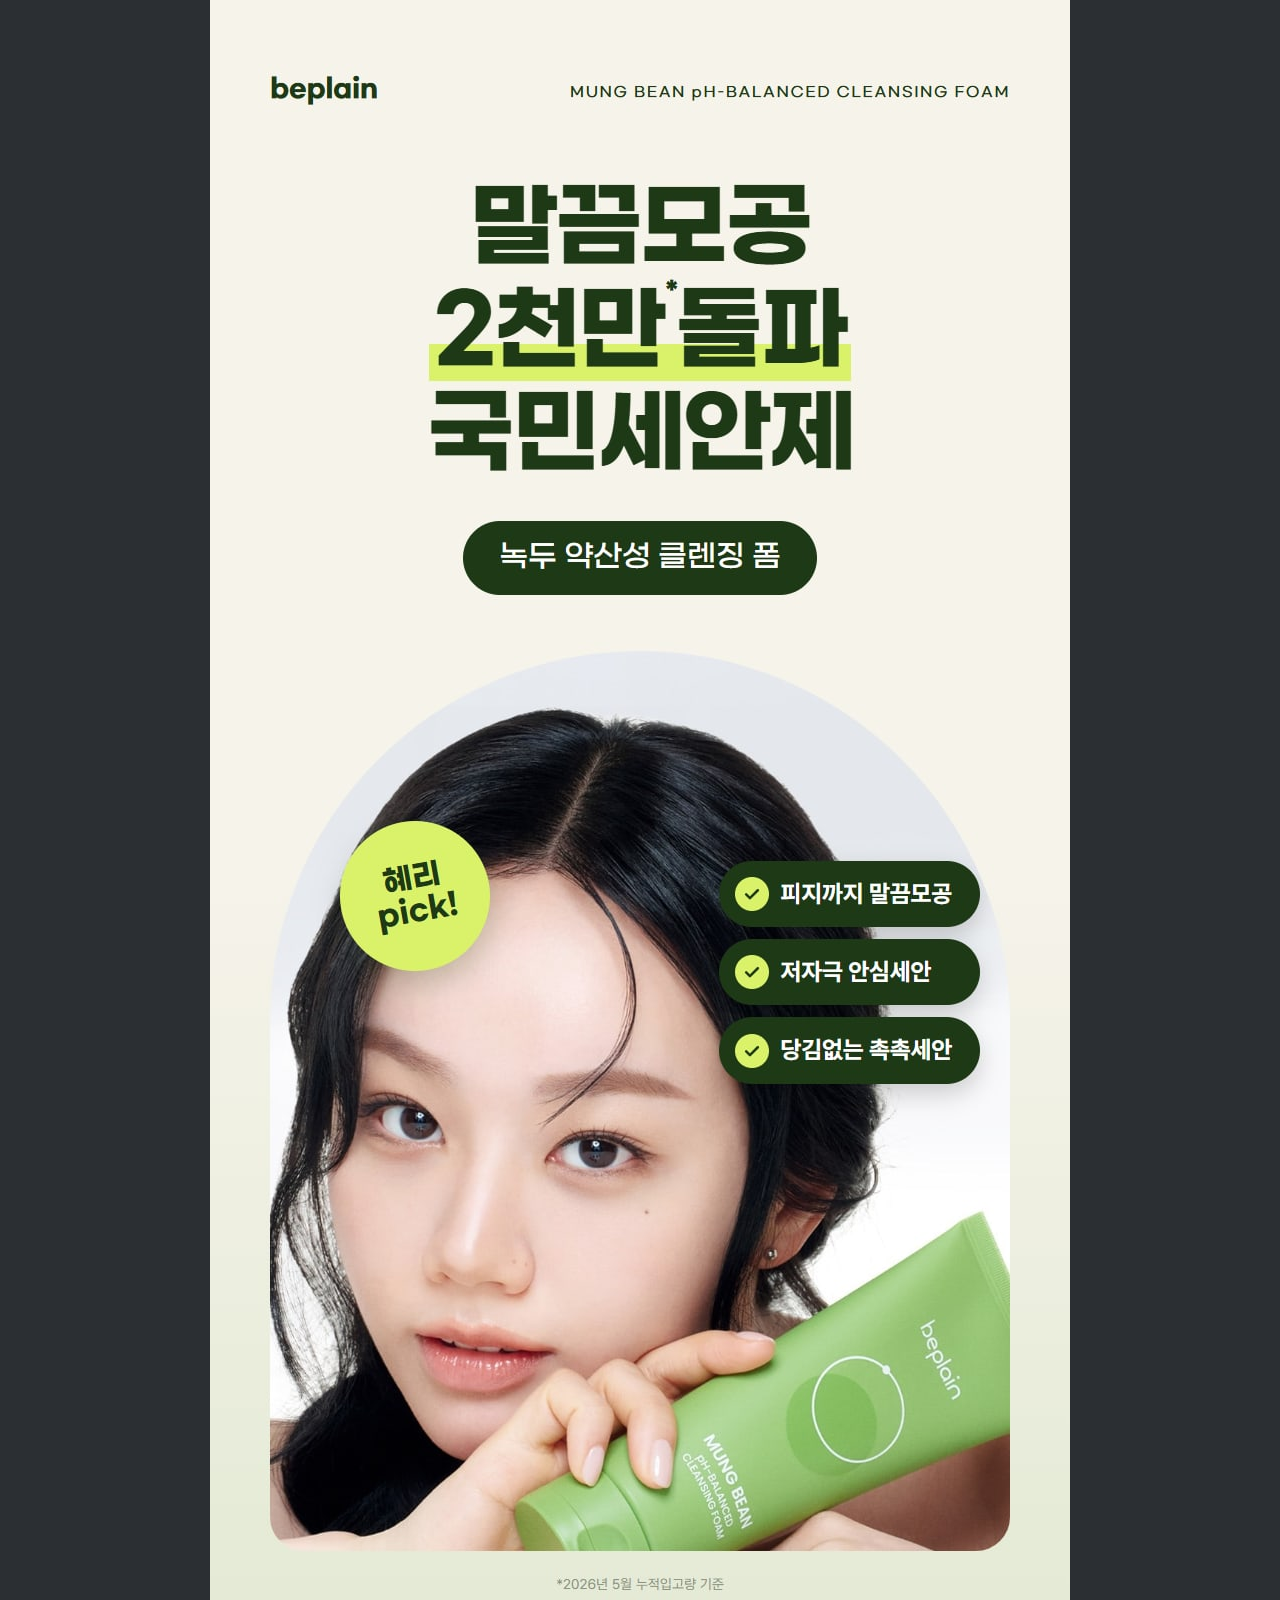
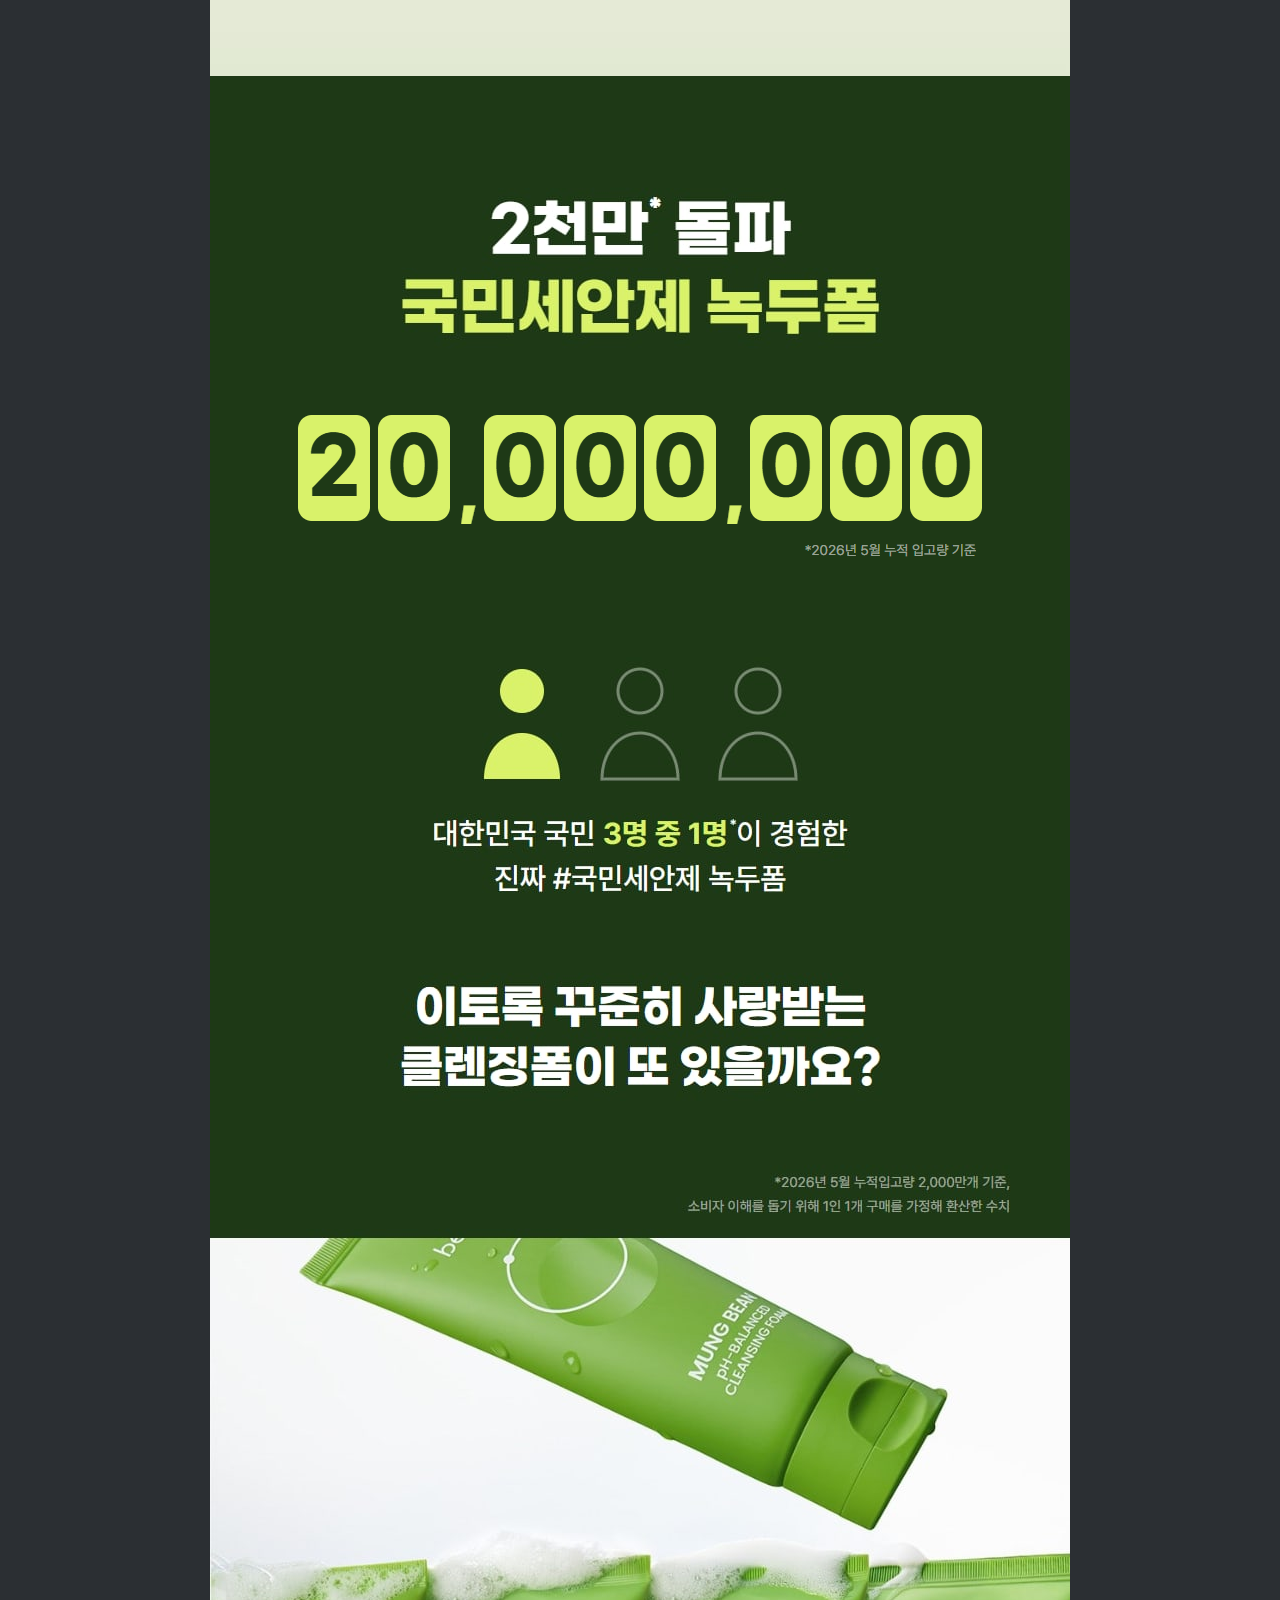
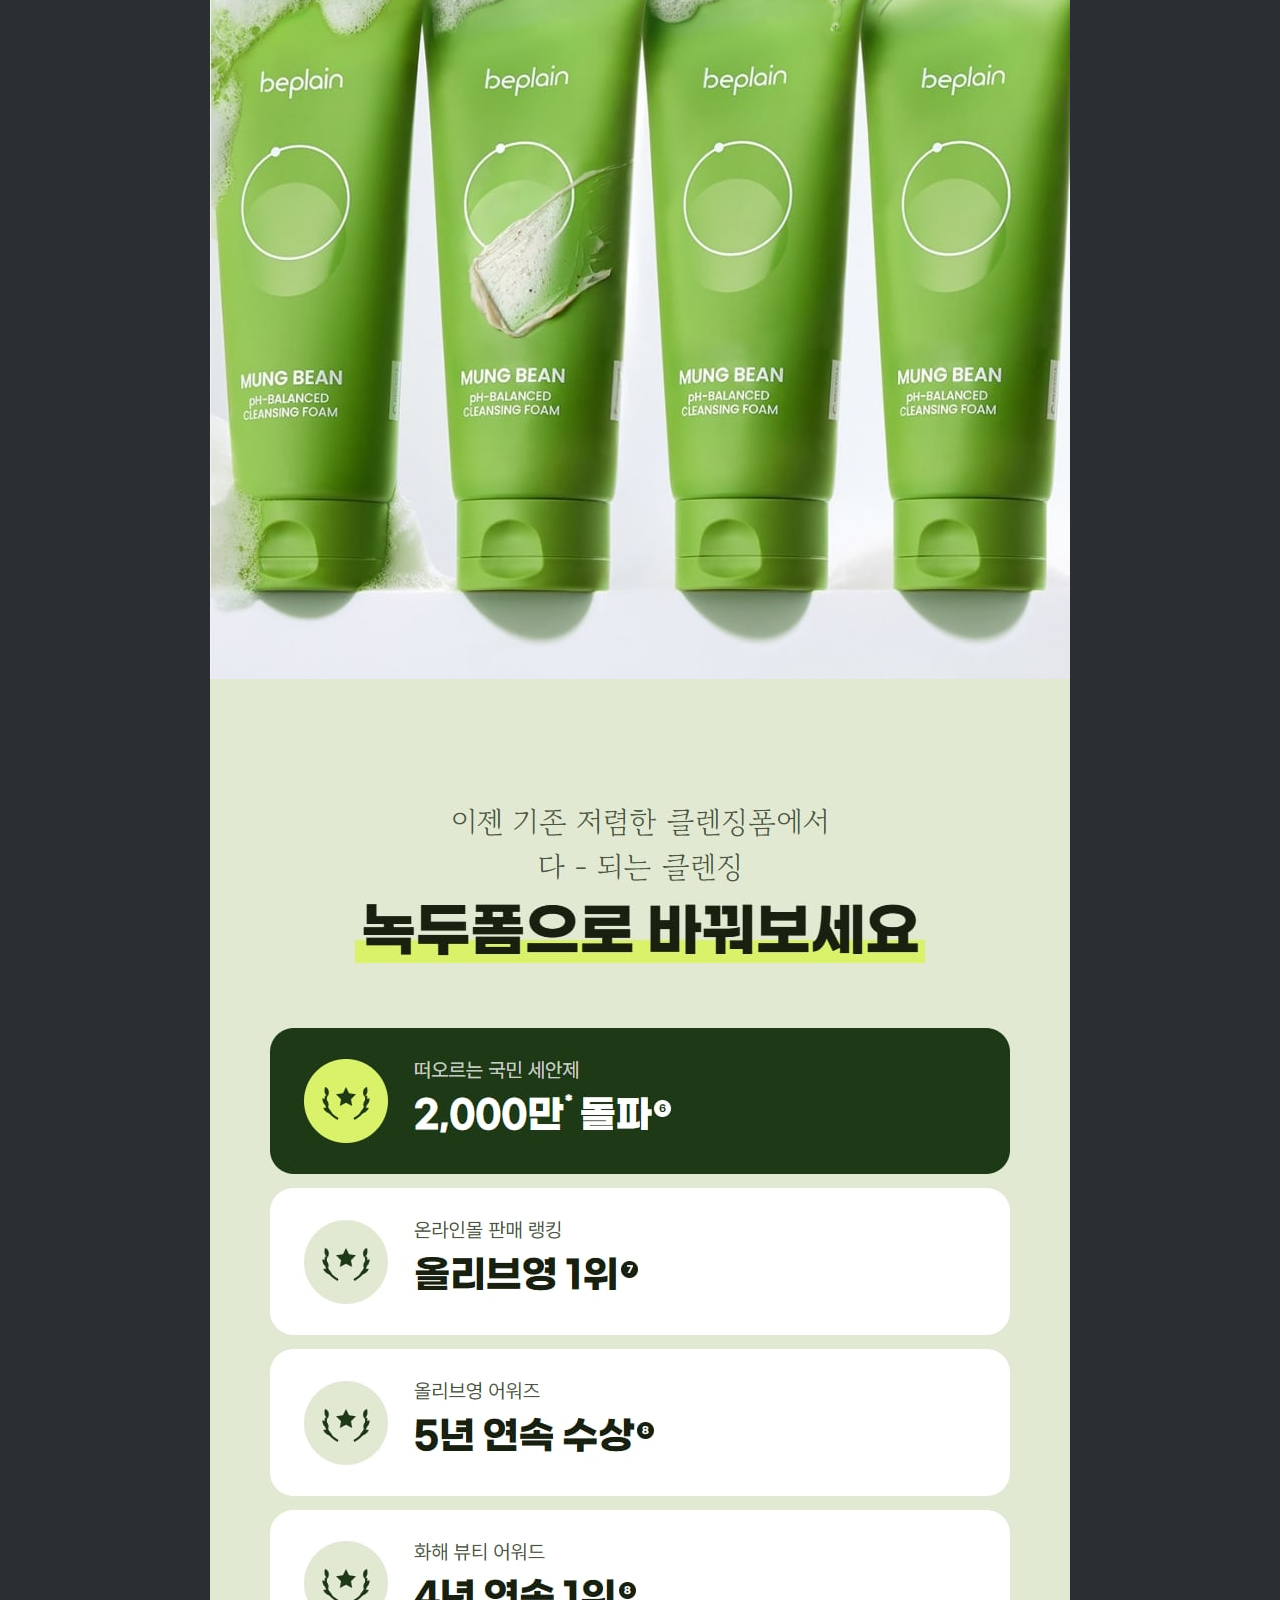
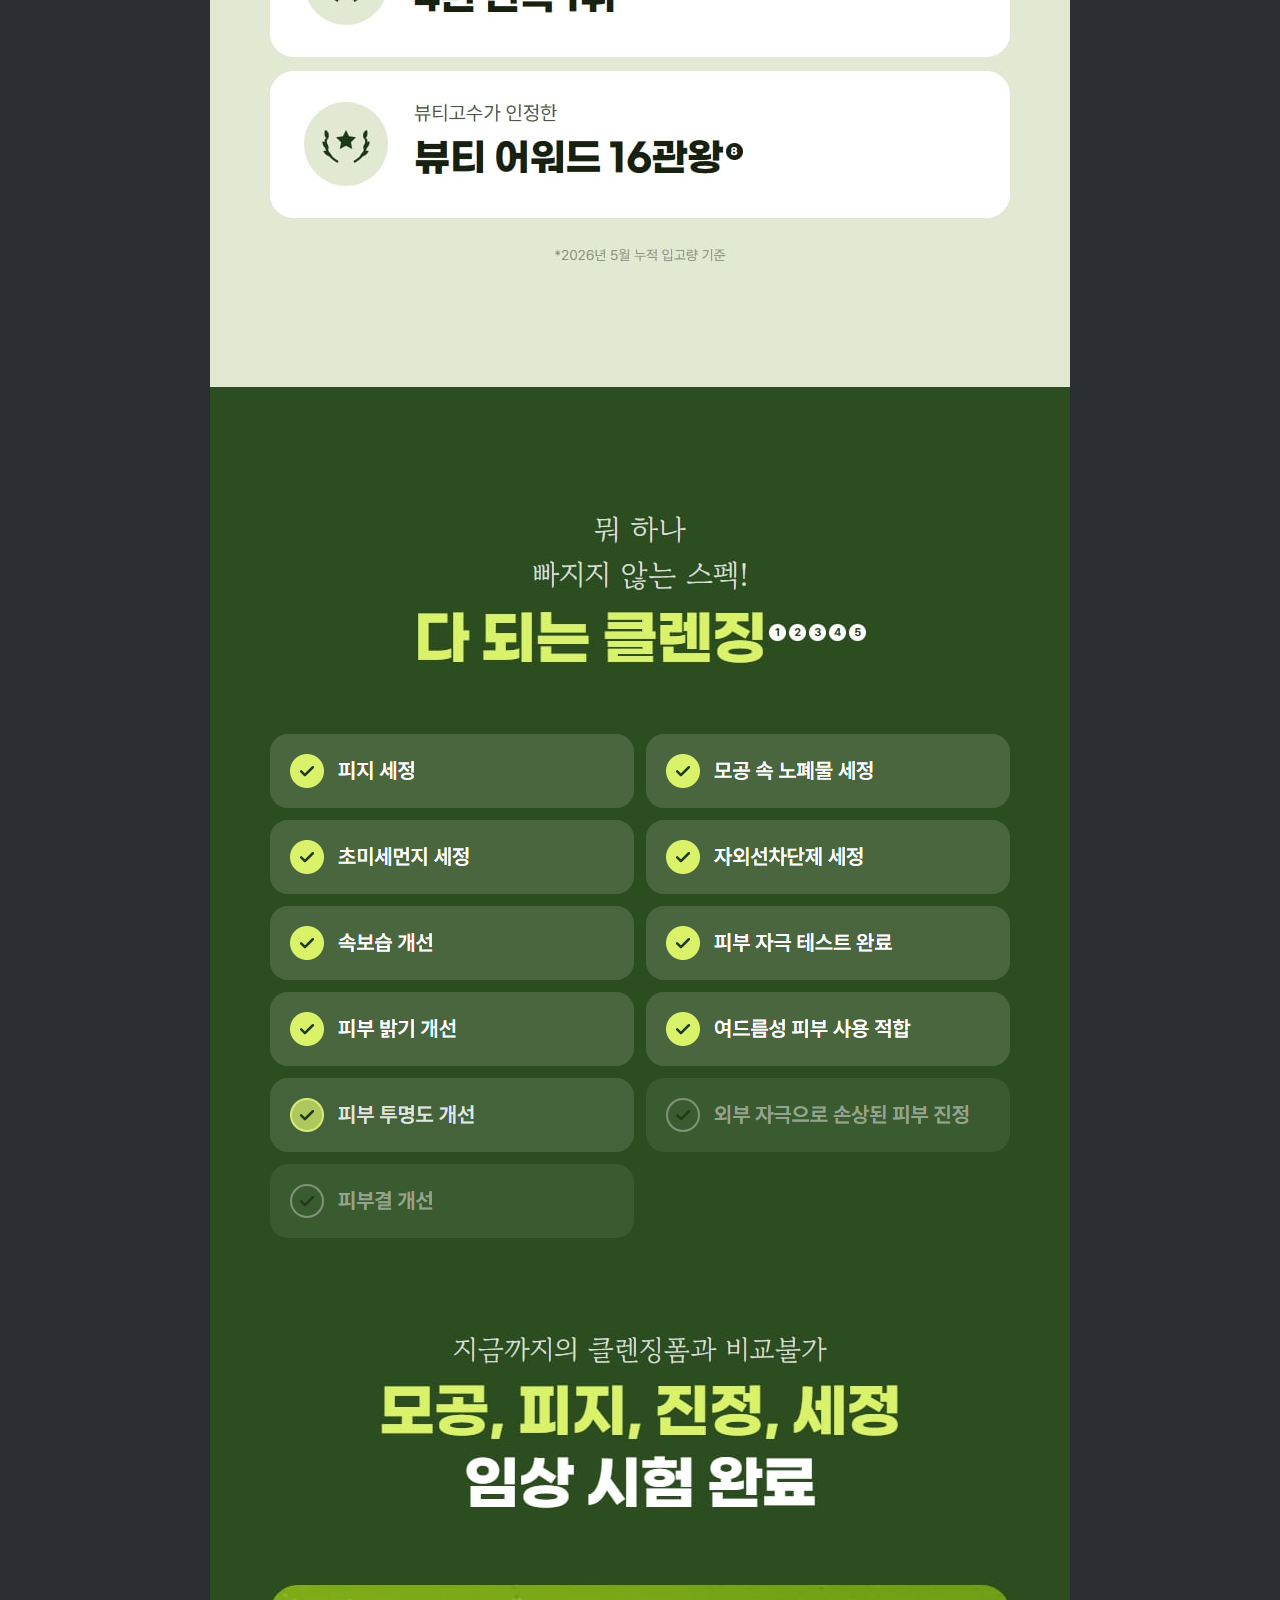
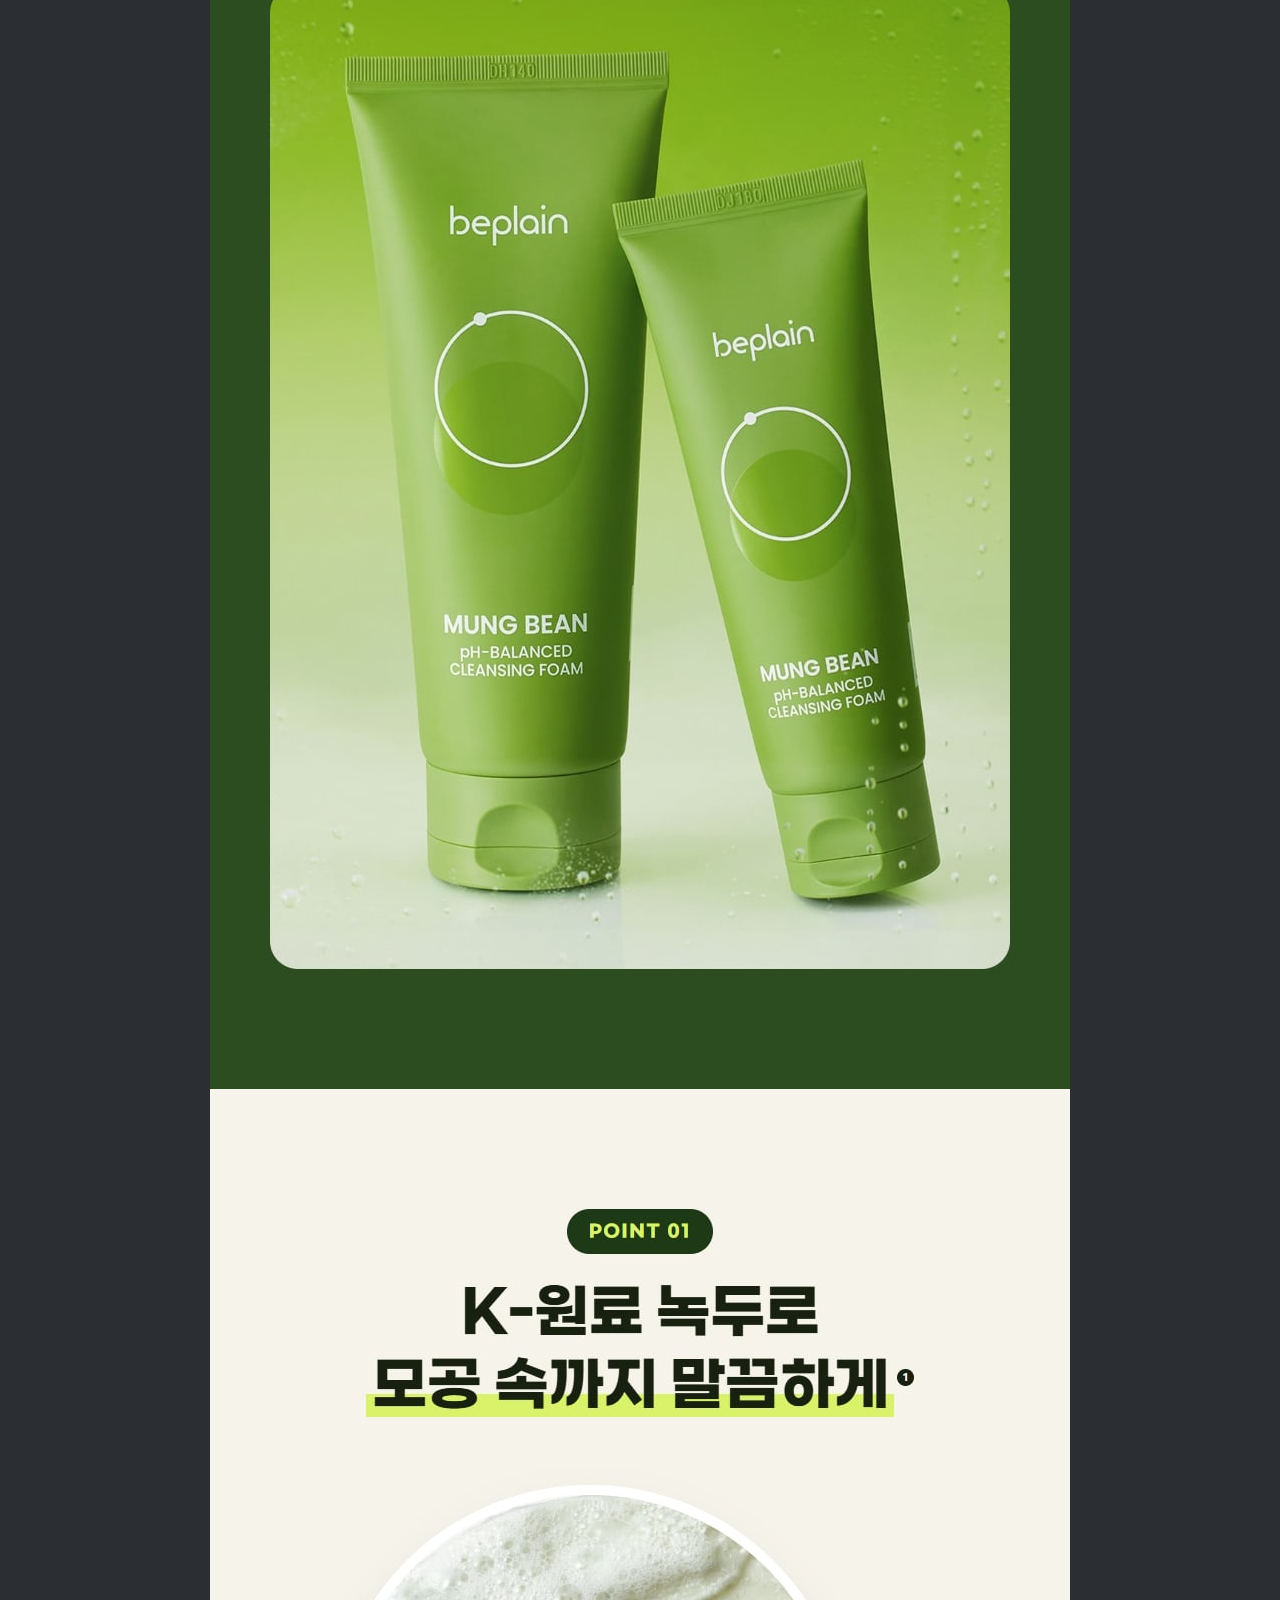
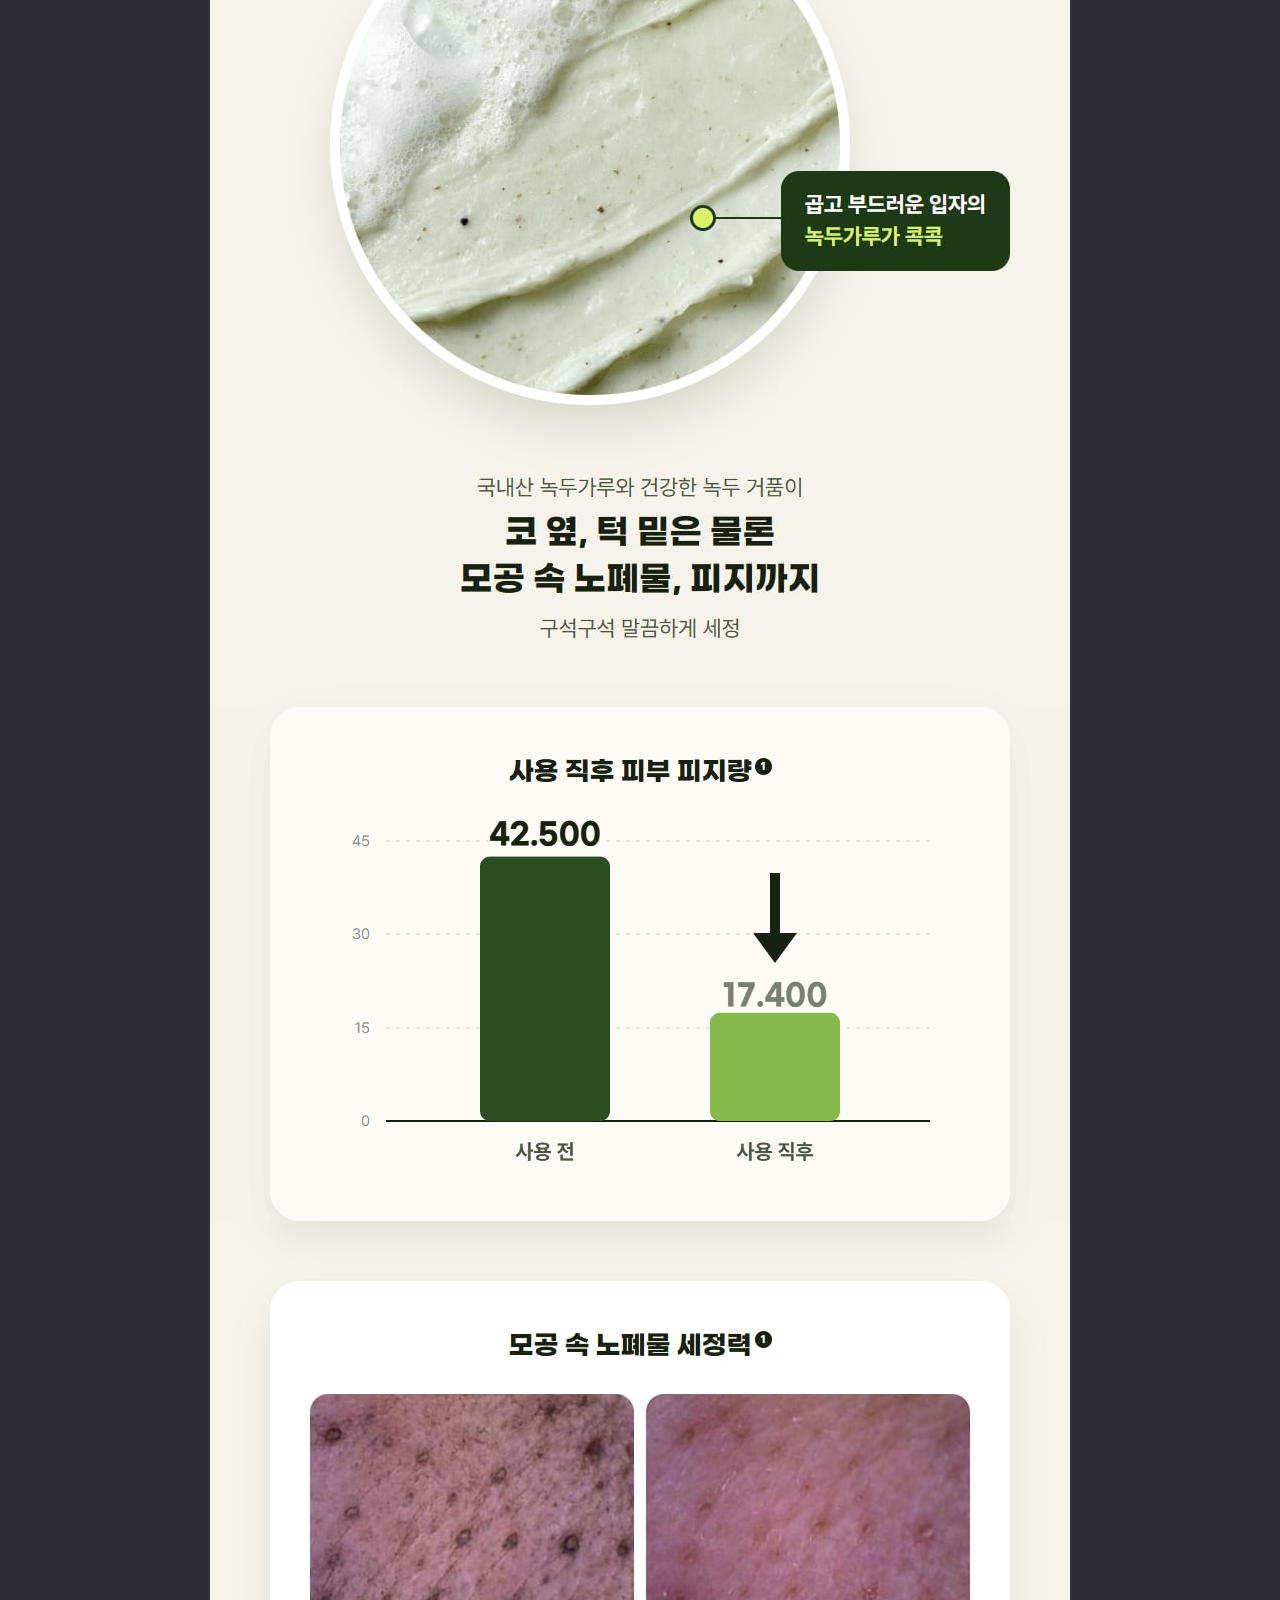
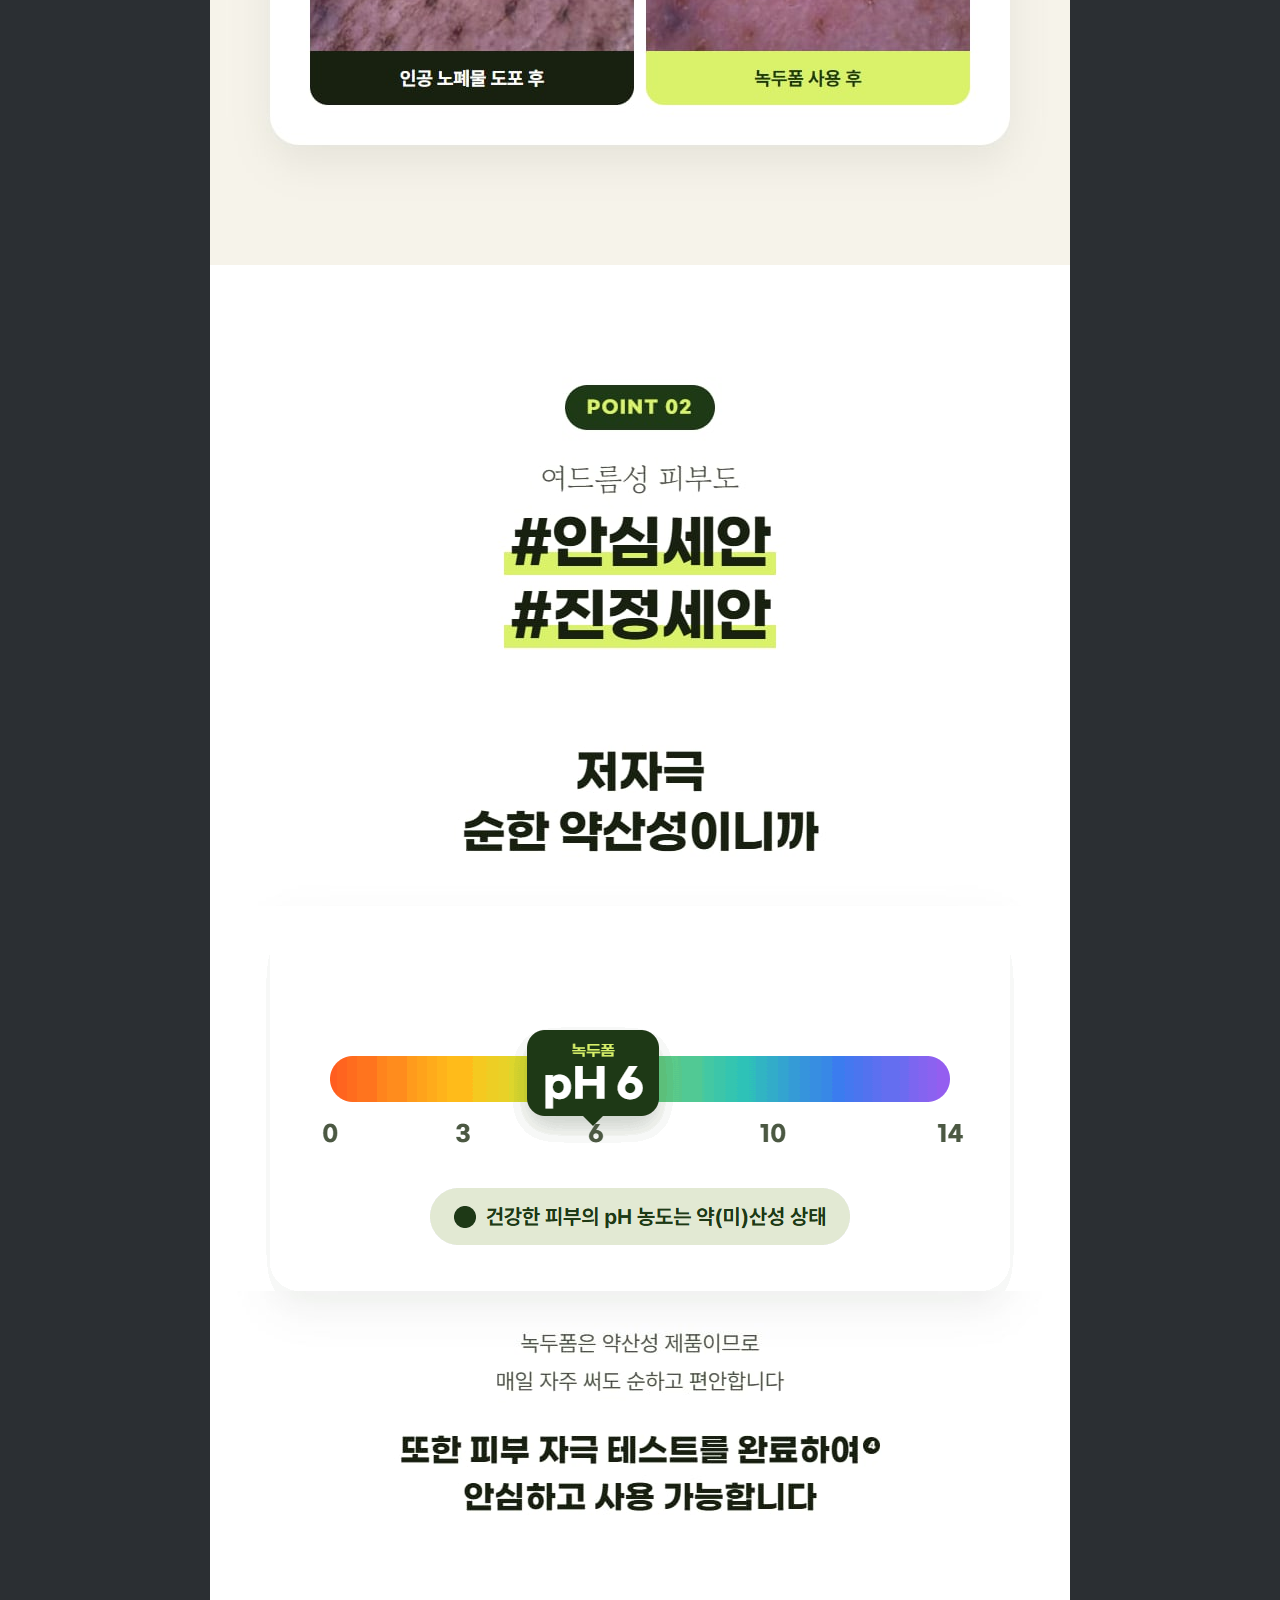
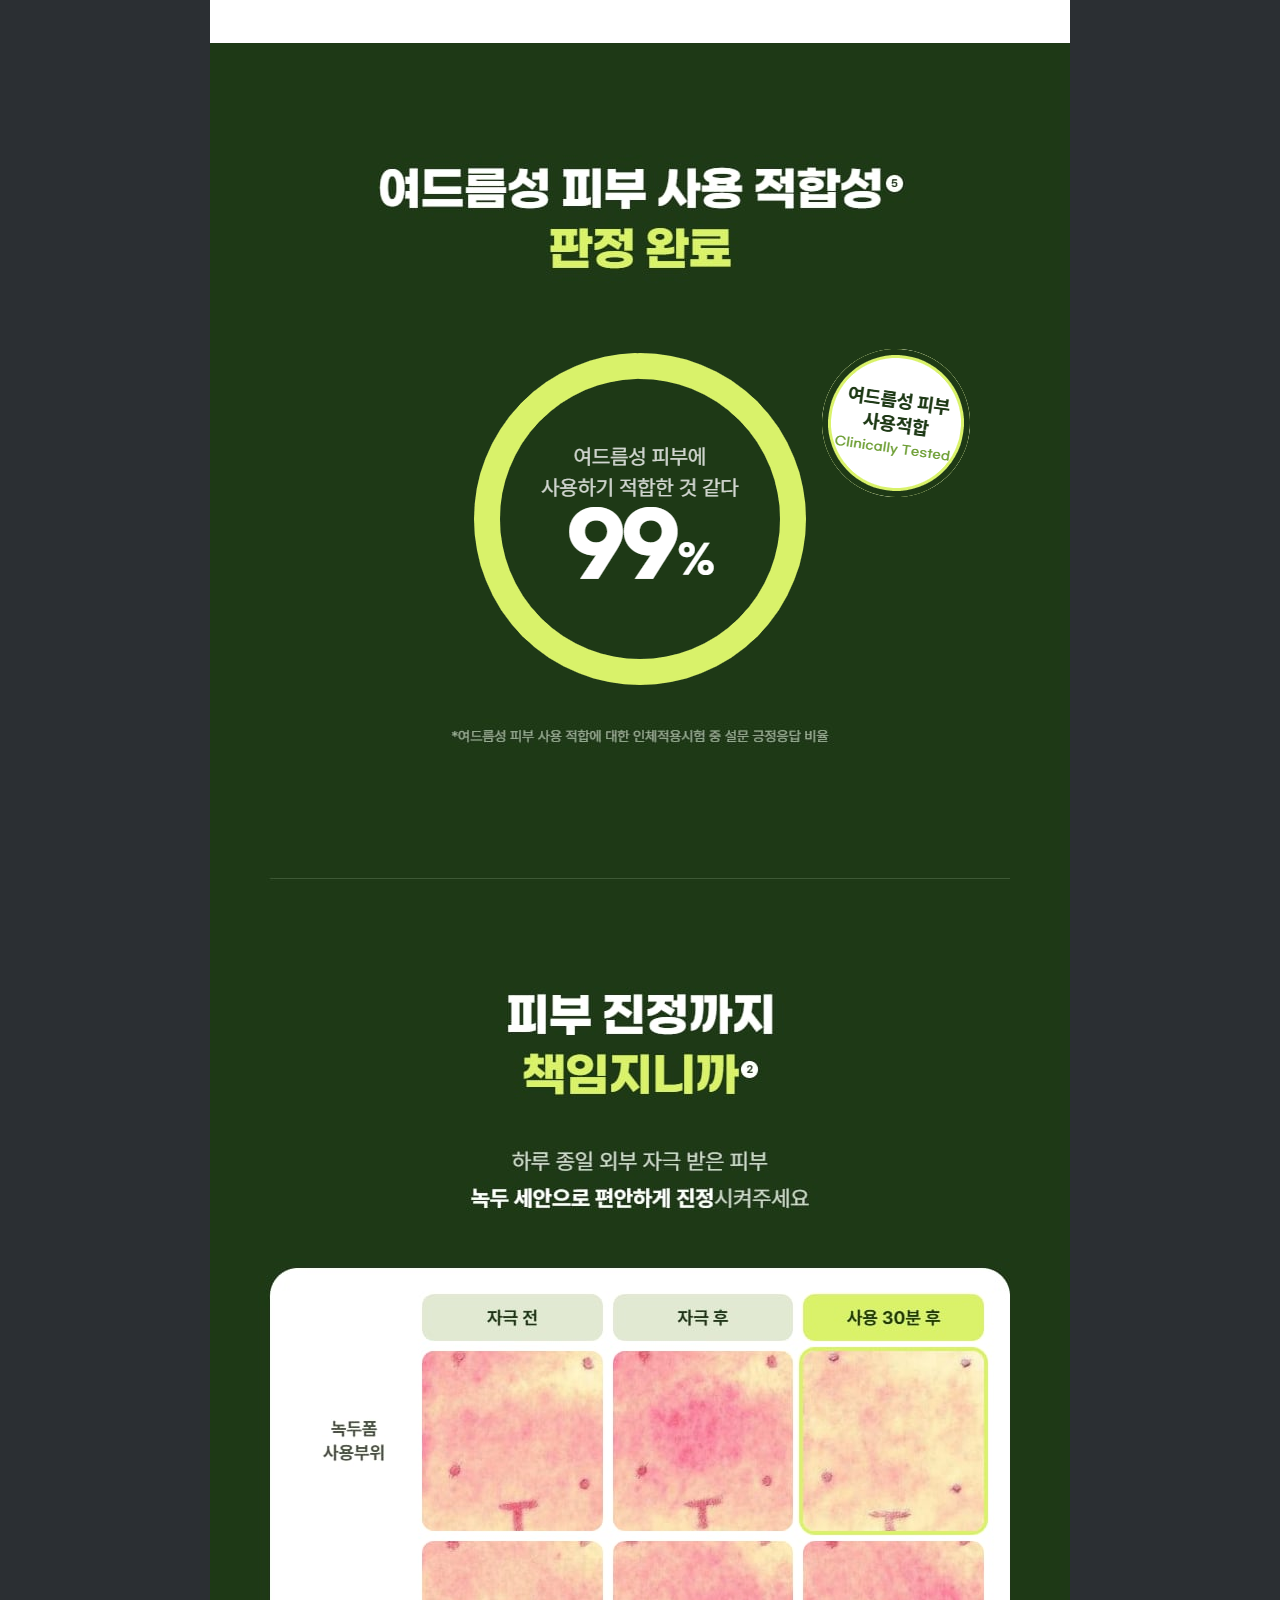
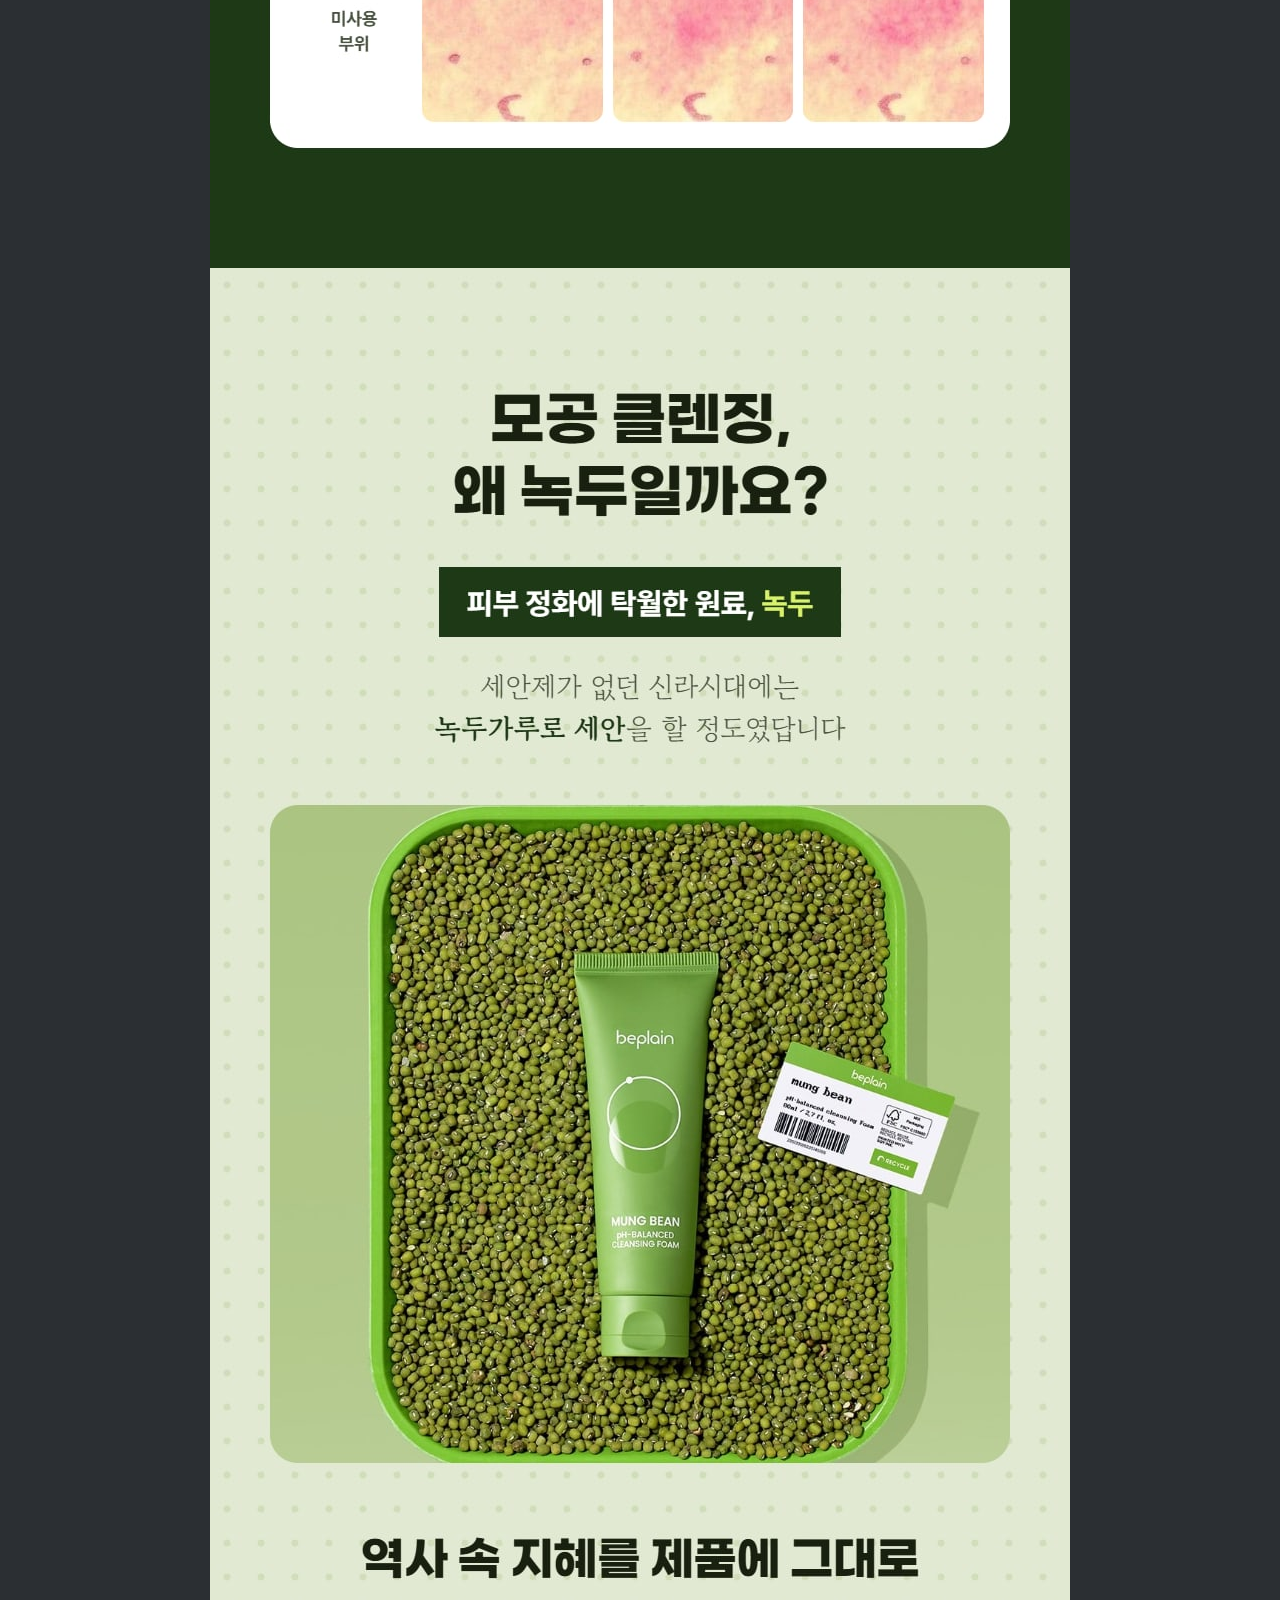
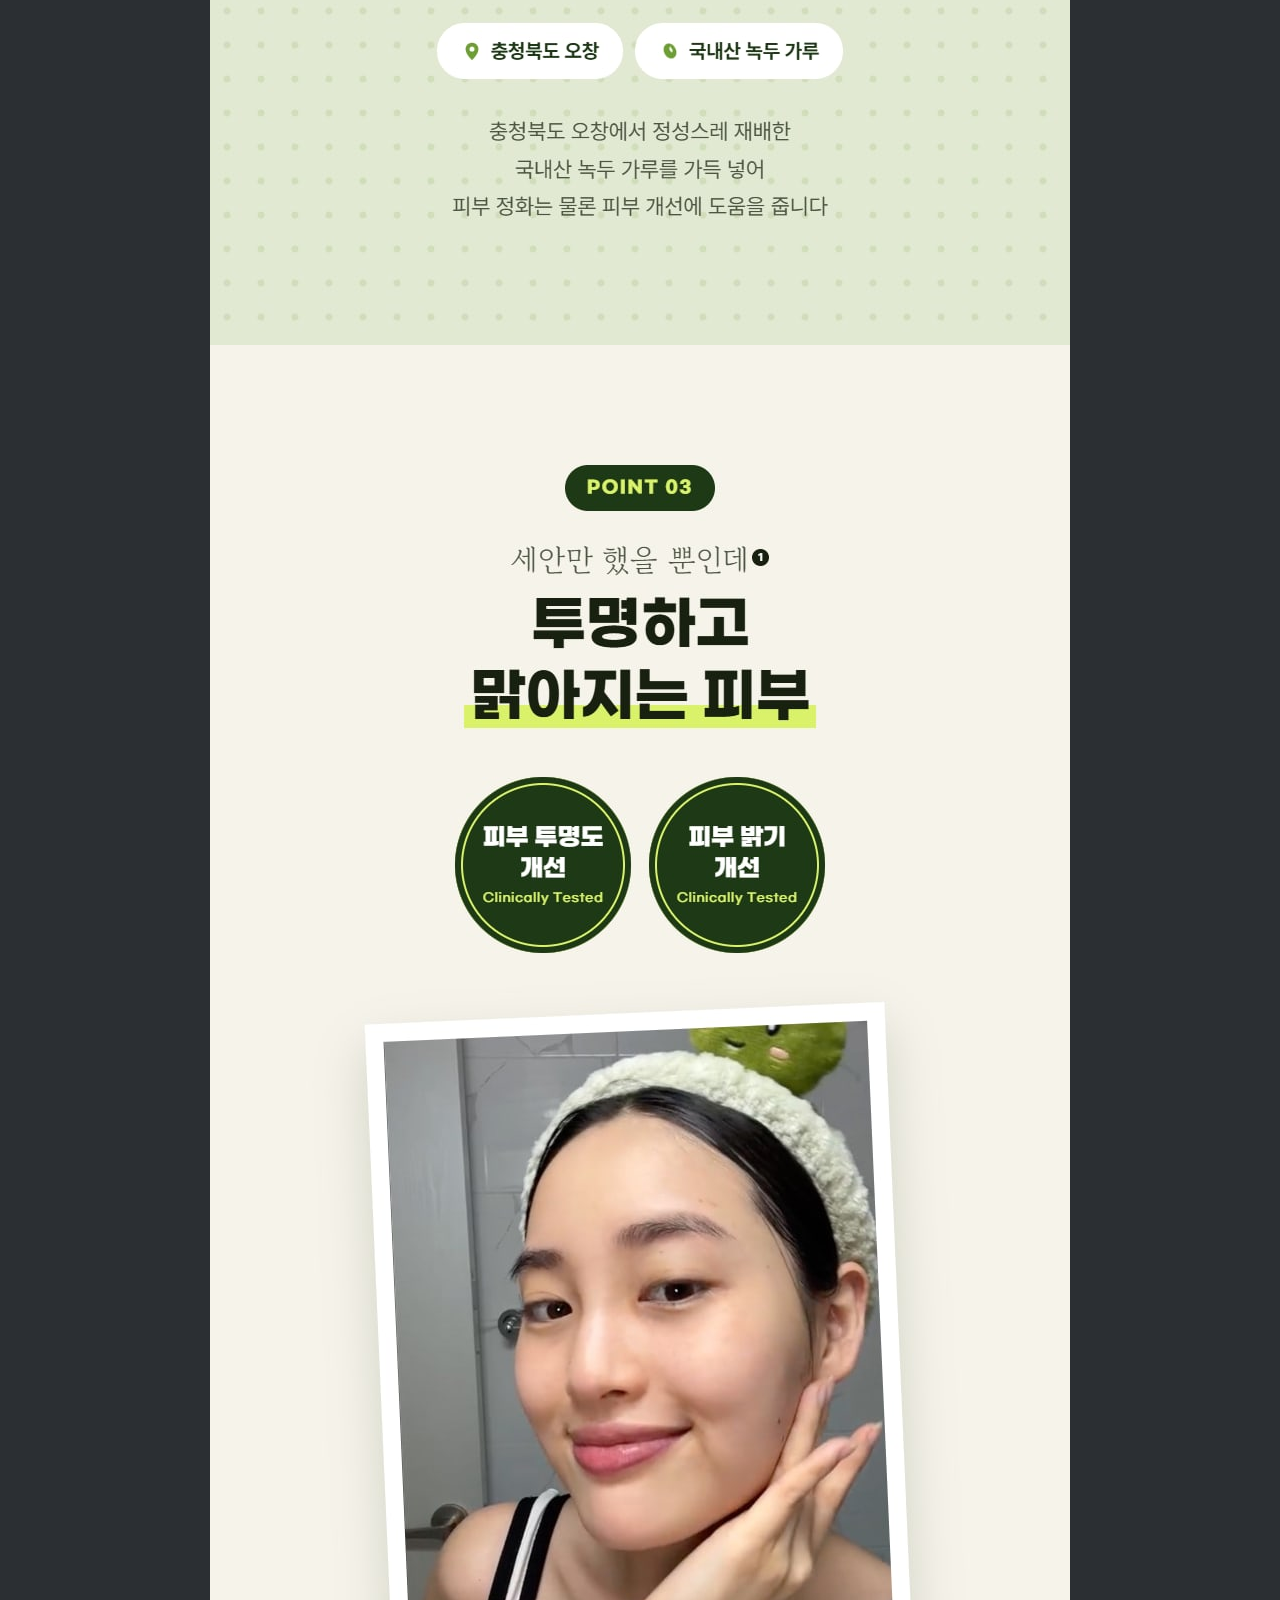
<file: beplain_mungbean_foam/export/preview.html>
<!doctype html>
<html lang="ko">
<head>
<meta charset="UTF-8" />
<meta name="viewport" content="width=device-width, initial-scale=1" />
<title>beplain_mungbean_foam 상세이미지 미리보기</title>
<link rel="icon" type="image/png" sizes="32x32" href="../assets/images/favicon.png" />
<link rel="apple-touch-icon" href="../assets/images/apple-touch-icon.png" />
<style>
  body { margin: 0; background: #2b2f33; }
  main { width: 100%; max-width: 860px; margin: 0 auto; background: #fff; }
  img { display: block; width: 100%; height: auto; }
</style>
</head>
<body>
<main>
  <img src="sections/01_hero.jpg" alt="" />
  <img src="sections/02-1_best.jpg" alt="" />
  <img src="sections/02-2_best.gif" alt="" />
  <img src="sections/02-3_best.jpg" alt="" />
  <img src="sections/03_awards.jpg" alt="" />
  <img src="sections/04-1_spec.jpg" alt="" />
  <img src="sections/04-2_spec.gif" alt="" />
  <img src="sections/04-3_spec.jpg" alt="" />
  <img src="sections/05-1_pore.jpg" alt="" />
  <img src="sections/05-2_pore.gif" alt="" />
  <img src="sections/05-3_pore.jpg" alt="" />
  <img src="sections/06-1_gentle.jpg" alt="" />
  <img src="sections/06-2_gentle.gif" alt="" />
  <img src="sections/06-3_gentle.jpg" alt="" />
  <img src="sections/07-1_acne_calm.jpg" alt="" />
  <img src="sections/07-2_acne_calm.gif" alt="" />
  <img src="sections/07-3_acne_calm.jpg" alt="" />
  <img src="sections/08_why.jpg" alt="" />
  <img src="sections/09_clear.jpg" alt="" />
  <img src="sections/10-1_moist.jpg" alt="" />
  <img src="sections/10-2_moist.gif" alt="" />
  <img src="sections/10-3_moist.jpg" alt="" />
  <img src="sections/10-4_moist.gif" alt="" />
  <img src="sections/10-5_moist.jpg" alt="" />
  <img src="sections/10-6_moist.gif" alt="" />
  <img src="sections/10-7_moist.jpg" alt="" />
  <img src="sections/11_smooth.jpg" alt="" />
  <img src="sections/12_howto.jpg" alt="" />
  <img src="sections/13_info.jpg" alt="" />
</main>
</body>
</html>
</file>
<file: simmons/assets/css/base.css>
/*
 * SIMMONS PORTFOLIO — BASE (base.css)
 * Tokens, reset, shared text styles and utilities used across the page.
 *
 * CSS files (loaded in this order from index.html):
 *   base.css     tokens · reset · section titles · reveal · focus
 *   layout.css   header · mobile menu · quick menu · footer
 *   sections.css hero → promotions → intro → find rest → collections → journal → stores
 *   closing.css  final brand statement
 *   popup.css    event popup
 *
 * Breakpoints: 1200px (header) · 1100px · 900px (tablet) · 600px (mobile)
 */

/* Tokens ------------------------------------------------------------------ */
:root {
  --black: #000;
  --panel: #1d1d1f;
  --soft: #b7b7b7;
  --line: rgba(255, 255, 255, 0.16);
  --cream: #e9dfd0;
  --pad: clamp(24px, 4.2vw, 72px); /* side gutter */
  --section-y: clamp(64px, 6.5vw, 112px); /* top/bottom space of a section */
  --heading-gap: clamp(32px, 3.5vw, 56px); /* space under a section heading */
  --joined-gap: clamp(
    24px,
    3vw,
    48px
  ); /* promotions → intro sit close together */
  --ease: cubic-bezier(0.22, 1, 0.36, 1);
}

@media (max-width: 1100px) {
  :root {
    --section-y: 64px;
  }
}

@media (max-width: 900px) {
  :root {
    --heading-gap: 36px;
  }
}

@media (max-width: 600px) {
  :root {
    --pad: 20px;
    --section-y: 40px;
    --heading-gap: 24px;
    --joined-gap: 24px;
  }
}

/* Reset ------------------------------------------------------------------- */
* {
  box-sizing: border-box;
}

html,
body {
  max-width: 100%;
  overflow-x: hidden;
  overflow-x: clip;
}

body {
  margin: 0;
  background: var(--black);
  color: #fff;
  font-family: Inter, "Noto Sans KR", sans-serif;
  -webkit-font-smoothing: antialiased;
  /* Wrap Korean at spaces, not in the middle of a word. */
  word-break: keep-all;
  overflow-wrap: break-word;
}

body.menu-open {
  overflow: hidden;
}

a {
  color: inherit;
  text-decoration: none;
}

button,
input {
  font: inherit;
}

img {
  display: block;
  width: 100%;
}

h1,
h2,
h3,
p {
  margin: 0;
}

/* Accessibility ----------------------------------------------------------- */
.sr-only {
  position: absolute;
  width: 1px;
  height: 1px;
  padding: 0;
  margin: -1px;
  overflow: hidden;
  clip: rect(0, 0, 0, 0);
  white-space: nowrap;
  border: 0;
}

.skip-link {
  position: fixed;
  z-index: 999;
  top: 10px;
  left: 10px;
  padding: 12px 18px;
  background: #fff;
  color: #000;
  transform: translateY(-150%);
}

.skip-link:focus {
  transform: none;
}

:where(a, button, input):focus-visible,
.intro-panel:focus-visible {
  outline: 2px solid var(--cream);
  outline-offset: 4px;
}

/* Prototype: links are disabled in main.js. */
a[aria-disabled="true"] {
  cursor: default;
}

/* Section spacing --------------------------------------------------------- */
.section-pad {
  padding: var(--section-y) var(--pad);
}

/* Shared text ------------------------------------------------------------- */
.eyebrow {
  font-size: 11px;
  font-weight: 600;
  letter-spacing: 0.18em;
  text-transform: uppercase;
  color: #aaa;
}

/* The six section headings share one size scale. */
.section-title {
  font-size: clamp(38px, 4.8vw, 68px);
  font-weight: 600;
  line-height: 1.08;
  letter-spacing: -0.06em;
}

@media (max-width: 900px) {
  .section-title {
    font-size: clamp(34px, 6.5vw, 48px);
  }
}

@media (max-width: 600px) {
  .section-title {
    font-size: clamp(31px, 8.8vw, 38px);
  }
}

.text-link {
  display: inline-flex;
  gap: 36px;
  align-items: center;
  margin-top: 36px;
  padding-bottom: 8px;
  border-bottom: 1px solid currentColor;
  font-size: 13px;
}

.text-link span {
  font-size: 18px;
}

.pill-link {
  display: flex;
  align-items: center;
  gap: 36px;
  padding: 16px 24px;
  border: 1px solid #444;
  border-radius: 100px;
  font-size: 12px;
}

/* Scroll reveal (main.js adds .is-visible) ------------------------------- */
/* Only opacity/transform so the GPU can animate it while scrolling. */
.reveal {
  opacity: 0;
  transform: translateY(64px);
  transition:
    opacity 0.85s var(--ease),
    transform 1s var(--ease);
}

.reveal.is-visible {
  opacity: 1;
  transform: none;
}

/* Pause hover effects while the page is scrolling (main.js toggles the class). */
html.is-scrolling main {
  pointer-events: none;
}

@keyframes fade {
  from {
    opacity: 0;
  }
  to {
    opacity: 1;
  }
}

@media (prefers-reduced-motion: reduce) {
  *,
  *::before,
  *::after {
    animation-duration: 0.01ms !important;
    animation-iteration-count: 1 !important;
    transition-duration: 0.01ms !important;
  }

  .reveal {
    opacity: 1;
    transform: none;
  }
}
</file>
<file: simmons/assets/css/layout.css>
/*
 * SIMMONS PORTFOLIO — LAYOUT (layout.css)
 * Site header · mobile menu · quick menu (Kakao / chatbot / top) · footer
 */

/* Header ------------------------------------------------------------------ */
.site-header {
  position: fixed;
  z-index: 50;
  top: 0;
  left: 0;
  width: 100%;
  color: #fff;
  transition:
    background 0.35s,
    border-color 0.35s;
}

.site-header.is-scrolled,
.site-header.is-open {
  background: rgba(0, 0, 0, 0.94);
  border-bottom: 1px solid var(--line);
}

/* Utility links above the main nav */
.utility-bar {
  display: flex;
  justify-content: flex-end;
  align-items: center;
  height: 40px;
  padding-right: var(--pad);
  padding-left: var(--pad);
  border-bottom: 1px solid rgba(255, 255, 255, 0.18);
  font-size: 12px;
  font-weight: 500;
  letter-spacing: 0.08em;
}

.utility-bar nav {
  display: flex;
  flex-wrap: wrap;
  gap: 24px;
}

.utility-bar a {
  color: #fff;
  opacity: 0.9;
  transition: opacity 0.2s;
}

/* Logo · main nav · actions */
.nav-bar {
  display: grid;
  grid-template-columns: 155px minmax(0, 1fr) 90px;
  align-items: center;
  height: 72px;
  padding-right: var(--pad);
  padding-left: var(--pad);
}

.brand {
  font-size: 20px;
  font-weight: 600;
  letter-spacing: 0.15em;
}

.brand img {
  width: 128px;
  height: auto;
  /* Shows any logo file in white. */
  filter: brightness(0) invert(1);
}

.primary-nav {
  display: flex;
  justify-content: flex-start;
  gap: clamp(10px, 1.25vw, 22px);
  font-size: clamp(10px, 0.84vw, 13px);
  white-space: nowrap;
}

.primary-nav a {
  transition: opacity 0.2s;
}

.primary-nav a:hover,
.utility-bar a:hover {
  opacity: 0.55;
}

.nav-actions {
  display: flex;
  justify-content: flex-end;
  gap: 16px;
}

.nav-actions svg {
  width: 19px;
  fill: none;
  stroke: currentColor;
  stroke-width: 1.5;
}

/* Hamburger + full-screen menu (shown at 1200px and below) */
.menu-button {
  display: none;
  width: 28px;
  padding: 5px 0;
  border: 0;
  background: none;
}

.menu-button span {
  display: block;
  height: 1px;
  margin: 6px 0;
  background: #fff;
  transition: 0.3s;
}

.mobile-menu {
  position: fixed;
  inset: 111px 0 0;
  display: none;
  flex-direction: column;
  padding: 40px var(--pad);
  background: #000;
}

.mobile-menu p {
  margin: 22px 0 4px;
  color: #777;
  font-size: 10px;
  letter-spacing: 0.18em;
}

.mobile-menu a {
  display: flex;
  justify-content: space-between;
  padding: 20px 0;
  border-bottom: 1px solid var(--line);
  font-size: clamp(24px, 6vw, 42px);
}

@media (max-width: 1200px) {
  .utility-bar,
  .primary-nav,
  .nav-actions a:first-child {
    display: none;
  }

  .nav-bar {
    grid-template-columns: 1fr auto 1fr;
    height: 70px;
  }

  .brand {
    justify-self: center;
  }

  .menu-button {
    display: block;
  }

  .mobile-menu {
    inset: 70px 0 0;
  }

  .site-header.is-open {
    height: 100%;
  }

  .site-header.is-open .mobile-menu {
    display: flex;
  }

  .site-header.is-open .menu-button span:first-child {
    transform: translateY(3.5px) rotate(45deg);
  }

  .site-header.is-open .menu-button span:last-child {
    transform: translateY(-3.5px) rotate(-45deg);
  }
}

@media (max-width: 900px) {
  .brand img {
    width: 118px;
  }

  .mobile-menu {
    overflow-y: auto;
  }

  .mobile-menu a {
    padding: 11px 0;
    font-size: 20px;
  }
}

/* Quick menu (Kakao · chatbot · back to top) ------------------------------ */
.quick-menu {
  position: fixed;
  z-index: 60;
  right: 28px;
  bottom: 88px;
  display: flex;
  flex-direction: column;
  align-items: flex-end;
  gap: 8px;
  transition: transform 0.45s var(--ease);
  /* The box is as wide as the greeting tooltip; only the buttons take clicks
     so its transparent area never blocks the event popup beside it. */
  pointer-events: none;
}

.quick-menu .quick-button {
  pointer-events: auto;
}

.quick-button {
  display: grid;
  place-items: center;
  width: 54px;
  height: 54px;
  border: 0;
  border-radius: 50%;
  cursor: pointer;
  box-shadow: 0 8px 25px rgba(0, 0, 0, 0.25);
}

.quick-button img {
  width: 100%;
  height: 100%;
  border-radius: 50%;
  object-fit: contain;
}

.quick-button.kakao {
  background: #fee500;
}

.quick-button.chatbot {
  background: #35b968;
}

.quick-button.top {
  position: fixed;
  z-index: 61;
  right: 28px;
  bottom: 24px;
  background: #fff;
  color: #111;
  font-size: 21px;
}

/* KakaoTalk mark drawn in SVG (index.html) instead of an image */
.kakao-mark {
  width: 34px;
  fill: #000;
}

.kakao-mark text {
  fill: #fee500;
  stroke: #fee500;
  stroke-width: 1.6px;
  stroke-linejoin: round;
  font-size: 31px;
  font-weight: 700;
}

.quick-tooltip {
  max-width: 230px;
  padding: 12px 14px;
  border-radius: 9px;
  background: #fff;
  color: #222;
  font-size: 11px;
  line-height: 1.5;
  box-shadow: 0 5px 20px rgba(0, 0, 0, 0.2);
  opacity: 0;
  transform: translateX(12px);
  transition: 0.3s var(--ease);
  pointer-events: none;
}

.quick-tooltip.is-visible {
  opacity: 1;
  transform: none;
}

@media (max-width: 900px) {
  .quick-menu {
    right: 16px;
    bottom: 80px;
  }

  .quick-button.top {
    right: 16px;
    bottom: 16px;
  }
}

/* Mobile: no back-to-top button, so Kakao/chatbot drop into its place. */
@media (max-width: 600px) {
  .quick-menu {
    bottom: 16px;
  }

  .quick-button.top,
  .quick-tooltip {
    display: none;
  }
}

/* Footer ------------------------------------------------------------------ */
.site-footer {
  padding: 64px var(--pad) 28px;
  background: #000;
  border-top: 1px solid var(--line);
}

.footer-top {
  display: flex;
  justify-content: space-between;
  align-items: start;
  padding-bottom: 48px;
}

.footer-top .brand {
  font-size: clamp(30px, 4vw, 62px);
}

.footer-top p {
  color: #888;
  font-size: 13px;
  line-height: 1.7;
}

.footer-grid {
  display: grid;
  grid-template-columns: repeat(3, 1fr) 1.6fr;
  gap: 40px;
  padding: 40px 0;
  border-top: 1px solid var(--line);
  border-bottom: 1px solid var(--line);
}

.footer-grid > div {
  display: flex;
  flex-direction: column;
  align-items: flex-start;
  gap: 14px;
}

.footer-grid strong {
  margin-bottom: 12px;
  font-size: 13px;
  letter-spacing: 0.15em;
}

.footer-grid a,
.footer-grid p {
  color: #888;
  font-size: 14px;
}

.newsletter form {
  display: flex;
  width: 100%;
  margin-top: 12px;
  border-bottom: 1px solid #555;
}

.newsletter input {
  width: 100%;
  padding: 13px 0;
  border: 0;
  background: none;
  color: #fff;
  outline: none;
}

.newsletter button {
  border: 0;
  background: none;
  color: #fff;
  font-size: 20px;
}

.footer-bottom {
  display: flex;
  justify-content: space-between;
  padding-top: 28px;
  color: #aaa;
  font-size: 13px;
  letter-spacing: 0.08em;
}

.footer-bottom div {
  display: flex;
  gap: 24px;
}

.footer-bottom a {
  color: #ccc;
  font-size: 13px;
}

@media (max-width: 900px) {
  .footer-grid {
    grid-template-columns: 1fr 1fr;
    gap: 42px 28px;
  }

  .newsletter {
    grid-column: 1 / -1;
    margin-top: 0;
  }
}

@media (max-width: 600px) {
  .site-footer {
    padding-top: 40px;
  }

  .footer-top {
    display: block;
    padding-bottom: 28px;
  }

  .footer-top p {
    margin-top: 25px;
  }

  .footer-grid {
    grid-template-columns: 1fr;
    gap: 28px;
    padding: 28px 0;
  }

  .footer-bottom {
    display: block;
    line-height: 1.8;
  }

  .footer-bottom div {
    flex-wrap: wrap;
    margin-top: 14px;
  }
}
</file>
<file: simmons/assets/css/closing.css>
/*
 * SIMMONS PORTFOLIO — CLOSING (closing.css)
 * Final brand statement "Good nights. Better days." in outline lettering.
 * main.js adds .is-counted when the block scrolls into view.
 */
.closing {
  display: grid;
  min-height: 76svh;
  overflow: hidden;
  place-items: center;
  padding: clamp(64px, 8vw, 128px) 0;
  text-align: center;
  background:
    linear-gradient(180deg, rgba(255, 255, 255, 0.025), transparent 32%),
    radial-gradient(circle at 50% 42%, #282522 0%, #111 40%, #000 72%);
}

.closing-copy {
  width: min(1180px, calc(100vw - 80px));
  margin: 0 auto;
}

.closing-copy > .eyebrow {
  margin-bottom: clamp(36px, 6vh, 64px);
  color: #a8a8a8;
}

.heritage-message {
  overflow: hidden;
}

.closing h2 {
  margin: 0;
  color: #fff;
  font-family: "Cormorant Garamond", Georgia, serif;
  font-size: clamp(76px, 12.2vw, 182px);
  font-style: normal;
  font-weight: 600;
  line-height: 0.76;
  letter-spacing: -0.065em;
}

/* Outline lettering: hollow glyphs drawn with a thin stroke in the text colour.
   font-synthesis: none stops a faux-bold pass from doubling the outline, and the
   negative clip insets keep descenders (g, y) inside the reveal mask. */
.closing h2 span,
.closing h2 em {
  display: block;
  color: #fff;
  -webkit-text-fill-color: transparent;
  -webkit-text-stroke: max(1px, 0.007em) currentColor;
  font-family: inherit;
  font-style: normal;
  font-synthesis: none;
  opacity: 0;
  clip-path: inset(-0.3em 100% -0.3em 0);
  transform: translateX(-42px);
  transition:
    opacity 0.85s linear,
    clip-path 2s linear,
    transform 1.65s ease-out;
}

.closing h2 em {
  margin-top: 0.16em;
  color: var(--cream);
  font-style: italic;
  font-weight: 400;
  transition-delay: 0.28s;
}

.heritage-message > p {
  margin: clamp(36px, 6vh, 64px) 0 0;
  color: #b9b9b9;
  font-size: clamp(16px, 1.25vw, 19px);
  line-height: 1.8;
  letter-spacing: 0.02em;
  opacity: 0;
  transform: translateY(20px);
  transition:
    opacity 0.45s 0.18s,
    transform 0.5s 0.18s var(--ease);
}

/* Revealed state */
.closing-copy.is-counted h2 span,
.closing-copy.is-counted h2 em {
  clip-path: inset(-0.3em -0.1em -0.3em -0.1em);
}

.closing-copy.is-counted h2 span,
.closing-copy.is-counted h2 em,
.closing-copy.is-counted .heritage-message > p {
  opacity: 1;
  transform: none;
}

@media (max-width: 600px) {
  .closing {
    min-height: 52svh;
    padding: 56px 0;
  }

  .closing-copy > .eyebrow {
    margin-bottom: 28px;
  }

  .closing-copy {
    width: calc(100vw - 40px);
  }

  .closing h2 {
    font-size: clamp(64px, 23vw, 104px);
    line-height: 0.8;
  }
}

@media (prefers-reduced-motion: reduce) {
  .closing h2 span,
  .closing h2 em,
  .heritage-message > p {
    opacity: 1;
    clip-path: none;
    transform: none;
  }
}
</file>
<file: simmons/assets/css/product.css>
/*
 * SIMMONS PRODUCT DETAIL — product.css (Beautyrest Black Brigitte)
 * Loaded after base.css · layout.css · closing.css (shared with the main
 * renewal site, unchanged). Every class here starts with pd- so nothing leaks
 * into the shared components. Each section keeps its own responsive rules
 * right below it.
 *
 *   0. Tokens · grid · section head   (토큰 · 그리드 · 섹션 머리줄)
 *   1. Buttons · keyframes            (버튼 · 공통 애니메이션)
 *   2. Hero                           (첫 화면)
 *   3. Statement · design detail      (소개 문장 · 디자인 디테일)
 *   4. Anatomy                        (COMFORT / TECHNOLOGY 구조)
 *   5. A night                        (풀블리드 사진 · 하룻밤 타임라인)
 *   6. Options                        (갤러리 · 사이즈 · 구매)
 *   7. Specification                  (제품 정보 아코디언)
 *   8. Related · closing              (같은 블랙, 다른 경도 · 마지막 문구)
 *   9. Dock · zoom dialog · toast     (하단 구매 바 · 확대 창 · 안내 팝업)
 *
 * Where to change what
 *   - Text colours, picture ↔ text gap, header height: 0. .pd-page tokens
 *   - Side gutter, section spacing, section title size: base.css :root
 *   - Two-column layout: .pd-grid / .pd-left / .pd-right / .pd-split (0.)
 *
 * Breakpoints follow the main site: 1200 (header) · 1100 · 900 · 600.
 * Scroll-linked motion only runs where product.js adds .is-scrub
 * (desktop ≥ 1101px with a mouse, motion allowed). Everywhere else the same
 * sections use one-shot transitions or native swipe.
 */

/* =========================================================================
   0. Tokens · grid · section head
   ========================================================================= */
.pd-page {
  /* Layout */
  --pd-header: 112px; /* fixed header: utility bar 40 + nav 72 (layout.css) */
  --pd-gap: clamp(16px, 1.6vw, 28px); /* grid column gap */
  --pd-split: clamp(24px, calc(6.5vw - 32px), 84px); /* picture ↔ text gap */
  --pd-radius: 12px; /* photo corners, same as the main intro box */

  /* Text colours on black, brightest first */
  --pd-text-strong: #e0e0e0; /* values in tables, chips, captions on photos */
  --pd-text-body: #c8c8c8; /* sentences, descriptions, notes */
  --pd-text-muted: #9e9e9e; /* labels: dt, legends, small meta */
  --pd-text-faint: #777; /* lowest emphasis: English sub-labels, inactive */

  /* Surfaces */
  --pd-stone: #f1f1f1; /* background of the official cut-out photos */
}

@media (max-width: 1200px) {
  .pd-page {
    --pd-header: 70px;
  }
}

/* Phones: a slimmer fixed header leaves more of the short screen to the
   page. Overrides the shared layout.css on this page only. */
@media (max-width: 600px) {
  .pd-page {
    --pd-header: 54px;
  }

  .pd-page .nav-bar {
    height: 54px;
  }

  .pd-page .brand img {
    width: 100px;
  }

  .pd-page .mobile-menu {
    inset: 54px 0 0;
  }
}

/* Korean line breaking: keep-all comes from base.css. */
.pd-page h1,
.pd-page h2,
.pd-page h3 {
  text-wrap: balance;
}

.pd-page p,
.pd-page li,
.pd-page dd {
  text-wrap: pretty;
}

.pd-page .nw {
  white-space: nowrap;
}

.pd-page .sent {
  display: block;
}

.pd-page [id] {
  scroll-margin-top: var(--pd-header);
}

.pd-page section:focus {
  outline: none;
}

.primary-nav a[aria-current="page"] {
  text-decoration: underline;
  text-underline-offset: 8px;
}

/* One 12-column grid. Every two-part section puts its second part on
   column 8, so the right-hand content starts on the same vertical line. */
.pd-grid {
  display: grid;
  grid-template-columns: repeat(12, minmax(0, 1fr));
  column-gap: var(--pd-gap);
}

.pd-left {
  grid-column: 1 / 8;
  min-width: 0;
}

.pd-right {
  grid-column: 8 / -1;
  min-width: 0;
}

/* Width system
   - Full: content runs from gutter to gutter (--pad), e.g. the timeline.
   - Split (.pd-split): a 7-column visual on the left and a 5-column text
     column on the right. The right column starts one shared gutter
     (--pd-split) after column 8, so every split section has the same gap
     between its picture and its text and the same right-hand start line. */
.pd-split > .pd-right,
.pd-split > .pd-hero__info,
.pd-split > .pd-hero__scroll {
  padding-left: var(--pd-split);
}

/* Section head row: title on the left, short intro on the right, with a
   rule line on top (design detail · structure · specification). */
.pd-head {
  align-items: end;
  row-gap: 24px;
}

.pd-head::before {
  content: "";
  grid-column: 1 / -1;
  height: 1px;
  margin-bottom: clamp(20px, 2.6vw, 40px);
  background: var(--line);
}

.pd-head .section-title {
  margin-top: 14px;
}

.pd-head .pd-body {
  max-width: 460px;
}

@media (max-width: 900px) {
  .pd-grid {
    grid-template-columns: minmax(0, 1fr);
  }

  .pd-left,
  .pd-right {
    grid-column: 1 / -1;
  }

  .pd-split > .pd-right,
  .pd-split > .pd-hero__info,
  .pd-split > .pd-hero__scroll {
    padding-left: 0;
  }
}

/* =========================================================================
   1. Buttons · keyframes
   ========================================================================= */
.pd-btn {
  position: relative;
  z-index: 0;
  display: inline-flex;
  align-items: center;
  justify-content: center;
  gap: 14px;
  min-height: 52px;
  padding: 0 26px;
  overflow: hidden;
  border: 1px solid rgba(255, 255, 255, 0.42);
  border-radius: 100px;
  background: transparent;
  color: #fff;
  font-size: 13px;
  font-weight: 500;
  letter-spacing: 0.02em;
  white-space: nowrap;
  cursor: pointer;
  transition:
    color 0.45s var(--ease),
    border-color 0.45s var(--ease);
}

/* CTA hover: cream fills in from the left, the arrow nudges forward. */
.pd-btn::before {
  content: "";
  position: absolute;
  z-index: -1;
  inset: 0;
  background: var(--cream);
  transform: scaleX(0);
  transform-origin: right center;
  transition: transform 0.6s var(--ease);
}

.pd-btn > span {
  transition: transform 0.6s var(--ease);
}

.pd-btn--primary {
  border-color: #fff;
  background: #fff;
  color: #000;
}

.pd-btn--small {
  min-height: 44px;
  padding: 0 20px;
  font-size: 12px;
}

.pd-btn:focus-visible {
  border-color: var(--cream);
  color: #000;
}

.pd-btn:focus-visible::before {
  transform: scaleX(1);
  transform-origin: left center;
}

@media (hover: hover) {
  .pd-btn:hover {
    border-color: var(--cream);
    color: #000;
  }

  .pd-btn:hover::before {
    transform: scaleX(1);
    transform-origin: left center;
  }

  .pd-btn:hover > span {
    transform: translateX(4px);
  }
}

.pd-body {
  color: var(--soft);
  font-size: clamp(15px, 1.15vw, 18px);
  line-height: 1.8;
}

.pd-num {
  color: var(--cream);
  font-family: Georgia, "Times New Roman", serif;
  font-style: italic;
}

/* Keyframes used by the hero entrance */
@keyframes pd-lid {
  from {
    clip-path: inset(50% 0 50% 0 round var(--pd-radius));
  }
  to {
    clip-path: inset(0 round var(--pd-radius));
  }
}

@keyframes pd-settle {
  from {
    transform: scale(1.14);
  }
  to {
    transform: none;
  }
}

@keyframes pd-rise {
  from {
    transform: translateY(108%);
  }
  to {
    transform: none;
  }
}

@keyframes pd-fade-up {
  from {
    opacity: 0;
    transform: translateY(24px);
  }
  to {
    opacity: 1;
    transform: none;
  }
}

/* =========================================================================
   2. Hero — the frame opens like a lid, then the name rises
   ========================================================================= */
.pd-hero {
  position: relative;
  display: flex;
  flex-direction: column;
  justify-content: center;
  min-height: max(760px, 100svh);
  padding: calc(var(--pd-header) + clamp(24px, 3vw, 48px)) var(--pad)
    clamp(36px, 4vw, 64px);
  overflow: hidden;
  background:
    radial-gradient(ellipse at 30% 40%, #1c1915 0%, #000 62%) no-repeat,
    #000;
}

.pd-hero__grid {
  row-gap: clamp(24px, 3vw, 44px);
  align-items: end;
}

.pd-breadcrumb {
  grid-column: 1 / -1;
}

.pd-breadcrumb ol {
  display: flex;
  flex-wrap: wrap;
  gap: 10px;
  margin: 0;
  padding: 0;
  list-style: none;
  color: var(--pd-text-muted);
  font-size: 12px;
  letter-spacing: 0.04em;
}

.pd-breadcrumb li + li::before {
  content: "/";
  margin-right: 10px;
  color: #555;
}

.pd-breadcrumb [aria-current] {
  color: #fff;
}

.pd-hero__media {
  grid-column: 1 / 8;
  margin: 0;
  transform: scale(calc(1 - var(--exit, 0) * 0.06));
  opacity: calc(1 - var(--exit, 0) * 0.6);
}

.pd-hero__frame {
  overflow: hidden;
  border-radius: var(--pd-radius);
  aspect-ratio: 1090 / 613;
  background: #111;
  animation: pd-lid 1.5s 0.1s var(--ease) both;
}

.pd-hero__frame img {
  height: 100%;
  object-fit: cover;
  animation: pd-settle 2.4s 0.1s var(--ease) both;
}

.pd-hero__info {
  grid-column: 8 / -1;
  transform: translateY(calc(var(--exit, 0) * -90px));
}

.pd-hero__eyebrow {
  margin-bottom: 18px;
  animation: pd-fade-up 0.8s 0.5s var(--ease) both;
}

.pd-hero__title {
  margin: 0;
  font-family: Georgia, "Times New Roman", serif;
  font-size: clamp(64px, 8.4vw, 132px);
  font-weight: 400;
  line-height: 0.92;
  letter-spacing: -0.06em;
}

/* Extra bottom room keeps descenders (g) inside the mask. */
.pd-mask {
  display: block;
  margin-bottom: -0.14em;
  padding-bottom: 0.2em;
  overflow: hidden;
}

.pd-mask > * {
  display: block;
  animation: pd-rise 1.05s var(--ease) both;
}

.pd-mask:first-child > * {
  margin-bottom: 0.12em;
  font-family: Inter, sans-serif;
  font-size: 0.26em;
  font-weight: 500;
  letter-spacing: -0.01em;
  animation-delay: 0.6s;
}

.pd-mask:nth-child(2) > * {
  font-style: italic;
  animation-delay: 0.72s;
}

.pd-hero__ko,
.pd-hero__lead,
.pd-hero__price,
.pd-hero__actions {
  animation: pd-fade-up 0.85s var(--ease) both;
}

.pd-hero__ko {
  margin-top: 14px;
  color: var(--soft);
  font-size: 14px;
  letter-spacing: 0.02em;
  animation-delay: 0.9s;
}

/* Each sentence fits on one line on desktop (16px × ~30 characters). */
.pd-hero__lead {
  margin-top: 26px;
  color: var(--pd-text-body);
  font-size: clamp(14px, 1.05vw, 16px);
  line-height: 1.75;
  animation-delay: 1s;
}

.pd-hero__price {
  display: flex;
  flex-wrap: wrap;
  align-items: baseline;
  gap: 4px 12px;
  margin-top: 28px;
  padding-top: 22px;
  border-top: 1px solid var(--line);
  animation-delay: 1.1s;
}

.pd-hero__price-label {
  color: var(--pd-text-body);
  font-size: 14px;
}

.pd-hero__price strong {
  font-size: clamp(26px, 2.2vw, 34px);
  font-weight: 500;
  letter-spacing: -0.03em;
}

.pd-hero__price-note {
  width: 100%;
  margin-top: 4px;
  color: var(--pd-text-body);
  font-size: 13px;
}

.pd-hero__actions {
  display: flex;
  flex-wrap: wrap;
  gap: 10px;
  margin-top: 26px;
  animation-delay: 1.2s;
}

.pd-hero__chips {
  display: flex;
  flex-wrap: wrap;
  grid-column: 1 / 8;
  gap: 8px;
  margin: 0;
  padding: 0;
  list-style: none;
  animation: pd-fade-up 0.85s 1.3s var(--ease) both;
}

.pd-hero__chips li {
  padding: 9px 14px;
  border: 1px solid rgba(255, 255, 255, 0.3);
  border-radius: 100px;
  color: var(--pd-text-strong);
  font-size: 11px;
  letter-spacing: 0.06em;
  white-space: nowrap;
}

.pd-hero__scroll {
  grid-column: 8 / -1;
  justify-self: start;
  color: var(--pd-text-faint);
  font-size: 10px;
  letter-spacing: 0.3em;
}

.pd-hero__scroll::after {
  content: "";
  display: inline-block;
  width: 56px;
  height: 1px;
  margin-left: 14px;
  vertical-align: middle;
  background: currentColor;
  transform-origin: left;
  animation: pd-scroll-cue 2.4s 2s var(--ease) infinite;
}

@keyframes pd-scroll-cue {
  0% {
    transform: scaleX(0);
  }
  60%,
  100% {
    transform: scaleX(1);
    opacity: 0;
  }
}

@media (max-width: 1100px) {
  .pd-hero__scroll {
    display: none;
  }
}

@media (max-width: 900px) {
  .pd-hero {
    justify-content: flex-start;
    min-height: 0;
  }

  .pd-hero__media,
  .pd-hero__info,
  .pd-hero__chips {
    grid-column: 1 / -1;
  }

  .pd-hero__info {
    max-width: 560px;
  }
}

@media (max-width: 600px) {
  .pd-hero__title {
    font-size: clamp(56px, 17vw, 72px);
  }

  .pd-mask:first-child > * {
    font-size: 0.3em;
  }

  .pd-hero__actions .pd-btn {
    flex: 1 1 100%;
  }
}

/* =========================================================================
   3. Statement · design detail
   ========================================================================= */
.pd-statement {
  padding-top: clamp(96px, 10vw, 180px);
  background: #000;
}

.pd-statement .pd-grid {
  align-items: end;
  row-gap: 48px;
}

.pd-statement__title {
  margin-top: 22px;
  font-size: clamp(40px, 5.4vw, 84px);
  font-weight: 600;
  line-height: 1.14;
  letter-spacing: -0.06em;
}

/* Text clip reveal: each line rises inside its own mask (.reveal from main.js) */
.pd-clip.reveal {
  opacity: 1;
  transform: none;
}

.pd-line {
  display: block;
  padding-bottom: 0.04em;
  overflow: hidden;
}

.pd-line > span {
  display: block;
  transform: translateY(108%);
  transition: transform 1.15s var(--ease);
}

.pd-line:nth-child(2) > span {
  transition-delay: 0.12s;
}

.pd-line:nth-child(3) > span {
  transition-delay: 0.24s;
}

.pd-line--dim {
  color: #6c6c6c;
}

.pd-clip.is-visible .pd-line > span {
  transform: none;
}

.pd-lead {
  color: var(--pd-text-body);
  font-size: clamp(16px, 1.25vw, 19px);
  line-height: 1.8;
}

.pd-figures {
  display: grid;
  grid-template-columns: repeat(3, minmax(0, 1fr));
  gap: 18px;
  margin: clamp(36px, 4vw, 56px) 0 0;
}

.pd-figure-stat {
  display: flex;
  flex-direction: column-reverse;
  justify-content: flex-end;
  padding-top: 18px;
  border-top: 1px solid var(--line);
}

.pd-figure-stat:nth-child(2) {
  transition-delay: 0.1s;
}

.pd-figure-stat:nth-child(3) {
  transition-delay: 0.2s;
}

.pd-figure-stat dd {
  margin: 0 0 10px;
  color: #fff;
  font-size: 15px;
}

.pd-figure-stat strong {
  margin-right: 2px;
  font-size: clamp(40px, 3.6vw, 58px);
  font-weight: 500;
  line-height: 1;
  letter-spacing: -0.05em;
}

.pd-figure-stat dt {
  color: var(--pd-text-muted);
  font-size: 13px;
  line-height: 1.6;
}

@media (max-width: 600px) {
  .pd-figures {
    gap: 12px;
  }

  .pd-figure-stat dd {
    white-space: nowrap;
  }

  .pd-figure-stat strong {
    font-size: 34px;
  }

  .pd-figure-stat dt {
    font-size: 12px;
  }
}

@media (max-width: 374px) {
  .pd-figure-stat strong {
    font-size: 28px;
  }

  .pd-figure-stat dd {
    font-size: 13px;
  }
}

/* Design detail -------------------------------------------------------- */
.pd-craft {
  background: #090909;
}

.pd-craft__body {
  align-items: start;
  row-gap: 40px;
  margin-top: clamp(40px, 4.5vw, 72px);
}

/* 4:3 keeps the 1090 × 613 side photo near its own resolution. */
.pd-craft__side .pd-figure__frame {
  aspect-ratio: 4 / 3;
}

.pd-craft__side .pd-figure__zoom img {
  object-position: 62% 50%;
}

/* Figure: mask reveal + parallax + hover zoom ----------------------------- */
.pd-figure {
  position: relative;
  margin: 0;
}

.pd-figure.reveal {
  opacity: 1;
  transform: none;
}

.pd-figure__frame {
  position: relative;
  overflow: hidden;
  border-radius: var(--pd-radius);
  aspect-ratio: 16 / 9;
  background: #111;
  clip-path: inset(100% 0 0 0 round var(--pd-radius));
  transition: clip-path 1.4s var(--ease);
}

.pd-figure.is-visible .pd-figure__frame {
  clip-path: inset(0 round var(--pd-radius));
}

.pd-figure__zoom {
  width: 100%;
  height: 100%;
  transform-origin: var(--zx, 50%) var(--zy, 50%);
  transition: transform 0.6s var(--ease);
}

.pd-figure__frame.is-zooming .pd-figure__zoom {
  transform: scale(1.7);
}

.pd-figure__zoom img {
  height: 100%;
  object-fit: cover;
  /* Parallax room: the photo is a little larger than its frame. */
  transform: translateY(var(--py, 0px)) scale(1.1);
}

@media (hover: hover) and (pointer: fine) {
  .pd-figure[data-zoom] .pd-figure__frame {
    cursor: zoom-in;
  }
}

.pd-zoom-button {
  position: absolute;
  top: 16px;
  right: 16px;
  display: grid;
  place-items: center;
  width: 44px;
  height: 44px;
  border: 1px solid rgba(255, 255, 255, 0.65);
  border-radius: 50%;
  background: rgba(0, 0, 0, 0.35);
  color: #fff;
  font-size: 22px;
  font-weight: 300;
  cursor: pointer;
  transition: background 0.35s;
}

@media (hover: hover) {
  .pd-zoom-button:hover {
    background: rgba(0, 0, 0, 0.6);
  }
}

.pd-figure figcaption {
  margin-top: 18px;
  color: var(--pd-text-body);
  font-size: 16px;
}

.pd-figure figcaption b {
  margin-right: 12px;
  color: #fff;
  font-size: 12px;
  font-weight: 600;
  letter-spacing: 0.18em;
}

.pd-craft__index {
  margin: 28px 0 0;
  padding: 0;
  list-style: none;
}

.pd-craft__index li {
  display: grid;
  grid-template-columns: 52px minmax(0, 1fr);
  padding: 20px 0;
  border-top: 1px solid var(--line);
}

.pd-craft__index li:first-child {
  border-top: 0;
}

.pd-craft__index li:nth-child(2) {
  transition-delay: 0.08s;
}

.pd-craft__index li:nth-child(3) {
  transition-delay: 0.16s;
}

.pd-craft__index .pd-num {
  font-size: 24px;
  line-height: 1.1;
}

.pd-craft__index h3 {
  display: flex;
  flex-wrap: wrap;
  align-items: baseline;
  gap: 4px 14px;
  font-size: clamp(20px, 1.6vw, 24px);
  font-weight: 400;
  letter-spacing: -0.04em;
}

.pd-craft__index small {
  color: var(--pd-text-faint);
  font-size: 10px;
  letter-spacing: 0.16em;
  text-transform: uppercase;
}

.pd-craft__index p {
  margin-top: 8px;
  color: var(--pd-text-body);
  font-size: 14.5px;
  line-height: 1.75;
}

.pd-craft__fabric .pd-figure__frame {
  aspect-ratio: 16 / 9;
}

@media (prefers-reduced-motion: reduce) {
  .pd-line > span,
  .pd-figure__frame {
    clip-path: none;
    transform: none;
  }
}

/* =========================================================================
   4. Anatomy — sticky model, the layers open while the steps scroll by
   ========================================================================= */
.pd-anatomy {
  background: #000;
}

.pd-anatomy__head {
  padding-bottom: 0;
}

.pd-anatomy__intro .pd-body {
  max-width: none;
}

/* Step index under the intro: the five layers plus the finished mattress. */
.pd-anatomy__index {
  display: grid;
  grid-template-columns: repeat(6, minmax(0, 1fr));
  gap: 6px;
  margin: 22px 0 0;
  padding: 0;
  list-style: none;
}

.pd-anatomy__index li {
  padding-top: 10px;
  border-top: 2px solid #333;
  color: var(--pd-text-body);
  font-size: 13px;
  white-space: nowrap;
}

.pd-anatomy__index b {
  display: block;
  margin-bottom: 4px;
  color: var(--cream);
  font-family: Georgia, serif;
  font-size: 15px;
  font-style: italic;
  font-weight: 400;
}

/* Narrow right column (tablet landscape): two rows of three. */
@media (min-width: 901px) and (max-width: 1100px) {
  .pd-anatomy__index {
    grid-template-columns: repeat(3, minmax(0, 1fr));
    row-gap: 12px;
  }
}

.pd-anatomy__body {
  padding: 0 var(--pad) var(--section-y);
}

.pd-anatomy__stage {
  position: sticky;
  top: var(--pd-header);
  align-self: start;
  display: grid;
  grid-template-rows: auto minmax(0, 1fr) auto;
  height: calc(100svh - var(--pd-header));
  /* bottom padding keeps the model clear of the dock */
  padding: clamp(20px, 2.4vw, 36px) 0 120px;
}

.pd-anatomy__defs {
  position: absolute;
  width: 0;
  height: 0;
}

/* Step count + progress bar on one line at the top of the stage */
.pd-anatomy__meta {
  display: flex;
  gap: 24px;
  align-items: center;
  color: var(--pd-text-muted);
  font-size: 11px;
  letter-spacing: 0.18em;
}

.pd-anatomy__meta p {
  display: flex;
  flex: 0 0 auto;
  gap: 18px;
  align-items: baseline;
}

.pd-anatomy__count b {
  color: #fff;
  font-size: 13px;
  font-weight: 600;
}

/* The model keeps the SVG aspect ratio and fits the stage height. */
.pd-anatomy__model {
  position: relative;
  align-self: center;
  justify-self: center;
  width: min(100%, (100svh - var(--pd-header) - 190px) * 800 / 770);
  aspect-ratio: 800 / 770;
}

.pd-anatomy__model svg {
  position: absolute;
  inset: 0;
  width: 100%;
  height: 100%;
  overflow: visible;
}

/* Explode: --e (0 → 1) comes from product.js. Layer k rises k steps; the
   whole stack shifts so it stays centred when closed. Units are viewBox
   units turned into % of the model height (770). */
.pd-layer,
.pd-layer__lift,
.pd-layer__sub {
  position: absolute;
  inset: 0;
}

.pd-layer {
  transform: translateY(
    calc((var(--e, 0) * var(--k) * -64 - (1 - var(--e, 0)) * 128) / 7.7 * 1%)
  );
  will-change: transform;
}

.pd-layer__sub {
  transform: translateY(calc(var(--e, 0) * -20 / 7.7 * 1%));
}

/* Discrete mode (tablet, mobile): the same states, eased by a transition. */
.pd-anatomy:not(.is-scrub) .pd-layer,
.pd-anatomy:not(.is-scrub) .pd-layer__sub {
  transition: transform 1.1s var(--ease);
}

.pd-layer__lift {
  transition:
    transform 0.6s var(--ease),
    opacity 0.6s var(--ease);
}

.pd-anatomy__model.has-active .pd-layer:not(.is-active) .pd-layer__lift {
  opacity: 0.26;
}

.pd-layer.is-active .pd-layer__lift {
  transform: translateY(-1.8%);
}

.pd-layer.is-active .pd-face {
  stroke: var(--cream);
  stroke-width: 1.2;
}

.pd-coil-a,
.pd-coil-o {
  fill: none;
  stroke-width: 0.9;
}

.pd-coil-a {
  stroke: #b3b3b3;
}

.pd-coil-o {
  stroke: #777;
  stroke-width: 1.3;
}

.pd-edge {
  fill: #b9b1a2;
  transition: fill 0.6s var(--ease);
}

.pd-core {
  transition: opacity 0.6s var(--ease);
}

/* Step 05 (edge & base) also lights the edge foam around the springs. */
.pd-anatomy[data-step="5"] .pd-layer[data-layer="4"] .pd-layer__lift {
  opacity: 1;
}

.pd-anatomy[data-step="5"] .pd-layer[data-layer="4"] .pd-core,
.pd-anatomy[data-step="5"] .pd-layer[data-layer="4"] .pd-layer__sub {
  opacity: 0.25;
}

.pd-anatomy[data-step="5"] .pd-edge {
  fill: var(--cream);
}

.pd-anatomy[data-step="5"] .pd-layer[data-layer="4"] .pd-layer__label {
  opacity: 0;
}

/* Labels sit right of the model, on the layer's right corner. */
.pd-layer__label {
  position: absolute;
  top: var(--label-y); /* set per layer in index.html */
  left: 74%;
  display: flex;
  gap: 8px;
  align-items: center;
  color: #fff;
  font-size: clamp(11px, 0.9vw, 14px);
  white-space: nowrap;
  opacity: 0;
  transform: translateY(-50%);
  transition: opacity 0.5s var(--ease);
}

.pd-layer__label::before {
  content: "";
  width: clamp(18px, 2.4vw, 40px);
  height: 1px;
  background: currentColor;
  opacity: 0.6;
}

.pd-layer__label b {
  color: var(--cream);
  font-family: Georgia, serif;
  font-style: italic;
  font-weight: 400;
}

.pd-anatomy__model.is-open .pd-layer__label {
  opacity: 0.4;
}

.pd-anatomy__model.is-open .pd-layer.is-active .pd-layer__label {
  opacity: 1;
}

.pd-anatomy__bar {
  flex: 0 1 240px;
  height: 1px;
  background: var(--line);
}

.pd-anatomy__bar i {
  display: block;
  height: 100%;
  background: var(--cream);
  transform: scaleX(var(--progress, 0));
  transform-origin: left;
  transition: transform 0.3s linear;
}

/* Steps ------------------------------------------------------------------- */
.pd-anatomy__steps {
  margin: 0;
  padding: 0;
  list-style: none;
}

/* One step per screen; bottom padding keeps the card clear of the dock. */
.pd-step {
  display: flex;
  align-items: center;
  min-height: calc(100svh - var(--pd-header));
  padding: 40px 0 124px;
}

.pd-step__card {
  width: 100%;
  opacity: 0.25;
  transition: opacity 0.6s var(--ease);
}

.pd-step.is-active .pd-step__card {
  opacity: 1;
}

.pd-step__num {
  color: var(--pd-text-muted);
  font-size: 12px;
  letter-spacing: 0.18em;
}

.pd-step__num b {
  margin-right: 10px;
  color: var(--cream);
  font-family: Georgia, serif;
  font-size: 24px;
  font-style: italic;
  font-weight: 400;
  letter-spacing: 0;
}

.pd-step h3 {
  margin: 10px 0 20px;
  font-size: clamp(28px, 2.4vw, 38px);
  font-weight: 400;
  line-height: 1.2;
  letter-spacing: -0.05em;
}

/* The real material of this step, right under its title. */
.pd-step__photo {
  position: relative;
  margin: 0 0 6px;
  overflow: hidden;
  border-radius: 8px;
  aspect-ratio: 21 / 9;
  background: #111;
}

.pd-step__photo img {
  width: 100%;
  height: 100%;
  object-fit: cover;
}

.pd-step__photo--alt img {
  object-position: 85% 60%;
}

/* Step 04 also carries the coil demo, so its photo is a thinner strip. */
.pd-step[data-step="4"] .pd-step__photo {
  aspect-ratio: 3 / 1;
}

.pd-step__photo--product {
  aspect-ratio: 16 / 9;
  background: var(--pd-stone);
}

.pd-step__photo--product img {
  object-fit: contain;
}

.pd-step__photo::after {
  content: "";
  position: absolute;
  inset: 0;
  background: linear-gradient(0deg, rgba(0, 0, 0, 0.6), transparent 45%);
}

.pd-step__photo figcaption {
  position: absolute;
  z-index: 1;
  bottom: 10px;
  left: 14px;
  color: var(--pd-text-strong);
  font-size: 12px;
}

.pd-step__photo--product::after,
.pd-step__photo--product figcaption {
  display: none;
}

.pd-step__materials {
  margin: 0;
  padding: 0;
  list-style: none;
}

/* Materials are numbered 01–12 across the five steps. */
.pd-step__materials li {
  display: grid;
  grid-template-columns: 40px minmax(0, 1fr);
  padding: 16px 0;
  border-top: 1px solid var(--line);
}

.pd-step__materials li:first-child {
  border-top: 0;
}

.pd-step__no {
  color: var(--cream);
  font-family: Georgia, serif;
  font-size: 16px;
  font-style: italic;
  line-height: 1.6;
}

.pd-step__materials strong {
  display: block;
  margin-bottom: 4px;
  color: #fff;
  font-size: 17px;
  font-weight: 500;
}

.pd-step__materials p {
  color: var(--pd-text-body);
  font-size: 15px;
  line-height: 1.75;
}

.pd-step__materials small {
  display: block;
  margin-top: 6px;
  color: var(--pd-text-muted);
  font-size: 12.5px;
}

.pd-step__note {
  margin-top: 12px;
  padding: 12px 14px;
  border-radius: 8px;
  background: rgba(255, 255, 255, 0.06);
}

.pd-step__note b {
  display: block;
  margin-bottom: 2px;
  color: #fff;
  font-size: 15px;
  font-weight: 500;
}

.pd-step--finale .pd-step__photo {
  margin-bottom: 20px;
}

/* Coil demo: one coil is pressed, its neighbours don't move. */
.pd-coils {
  margin: 24px 0 0;
  padding: 18px 18px 14px;
  border: 1px solid var(--line);
  border-radius: 8px;
}

.pd-coils__svg {
  display: block;
  width: 100%;
  max-width: 380px;
}

.pd-coil {
  fill: none;
  stroke-linecap: round;
  transform-box: view-box;
  transform-origin: 50% 110px;
}

.pd-coil polyline {
  fill: none;
}

.pd-coil--a polyline {
  stroke: #cfcfcf;
  stroke-width: 0.9;
}

.pd-coil--o polyline {
  stroke: #808080;
  stroke-width: 1.6;
}

.pd-coil line {
  stroke: #555;
  stroke-width: 2;
}

.pd-coils__floor {
  stroke: #444;
  stroke-width: 1;
}

.pd-step.is-active .pd-coil--press {
  animation: pd-press 2.6s 0.4s var(--ease) infinite;
}

.pd-step.is-active .pd-coil--press line {
  stroke: var(--cream);
}

@keyframes pd-press {
  0%,
  100% {
    transform: none;
  }
  35%,
  55% {
    transform: scaleY(0.62);
  }
}

.pd-coils figcaption {
  display: flex;
  flex-wrap: wrap;
  gap: 6px 18px;
  margin-top: 12px;
  color: var(--pd-text-muted);
  font-size: 12px;
}

/* "Illustration, not a real cross-section" notes (drawing · coil demo). */
.pd-anatomy__note,
.pd-coils__note {
  color: var(--pd-text-body);
  font-size: 14px;
  line-height: 1.6;
  letter-spacing: 0;
}

.pd-anatomy__note {
  justify-self: center;
  text-align: center;
}

.pd-coils__note {
  width: 100%;
}

.pd-coils__key {
  display: inline-block;
  width: 14px;
  height: 2px;
  margin-right: 8px;
  vertical-align: middle;
}

.pd-coils__key--a {
  background: #cfcfcf;
  box-shadow:
    0 -3px 0 #cfcfcf,
    0 3px 0 #cfcfcf;
  height: 1px;
}

.pd-coils__key--o {
  background: #808080;
}

/* Tablet portrait & mobile: model pinned on top, steps scroll under it. */
@media (max-width: 900px) {
  .pd-anatomy__body {
    row-gap: 0;
  }

  .pd-anatomy__stage {
    z-index: 2;
    height: 46svh;
    margin: 0 calc(var(--pad) * -1);
    padding: 14px var(--pad) 12px;
    background: #000;
    box-shadow: 0 24px 24px #000;
  }

  /* Labels are hidden here, so the empty label room on the right is not
     needed: shift the drawing (which sits in the left 72%) to the centre. */
  .pd-anatomy__stage {
    overflow: hidden;
  }

  .pd-anatomy__model {
    width: min(88%, (46svh - 70px) * 800 / 770);
    transform: translateX(12%);
  }

  .pd-layer__label {
    display: none;
  }

  .pd-step {
    align-items: flex-start;
    min-height: 62svh;
    padding: 36px 0;
  }

  .pd-step__photo {
    aspect-ratio: 16 / 9;
  }

  .pd-step__card {
    opacity: 1;
  }
}

/* Mobile: a shorter pinned drawing leaves room for the step text below it;
   the drawing note is dropped here (it still shows on tablet and desktop). */
@media (max-width: 600px) {
  .pd-anatomy__stage {
    height: 32svh;
    padding: 10px var(--pad) 8px;
  }

  .pd-anatomy__model {
    width: min(78%, (32svh - 44px) * 800 / 770);
  }

  .pd-anatomy__note {
    display: none;
  }

  .pd-anatomy__index {
    grid-template-columns: repeat(3, minmax(0, 1fr));
    row-gap: 12px;
  }

  .pd-step {
    min-height: 56svh;
    padding: 24px 0;
  }

  .pd-step h3 {
    margin-bottom: 18px;
  }
}

/* Phone in landscape (short screen): drawing pinned on the left, steps on
   the right, like desktop but without the scroll-linked motion. */
@media (max-width: 900px) and (max-height: 500px) and (orientation: landscape) {
  .pd-anatomy__body {
    grid-template-columns: minmax(0, 1fr) minmax(0, 1fr);
    column-gap: 32px;
  }

  .pd-anatomy__stage {
    grid-column: 1;
    height: calc(100svh - var(--pd-header));
    margin: 0;
    padding: 12px 0 64px;
    background: none;
    box-shadow: none;
  }

  .pd-anatomy__model {
    width: min(100%, (100svh - var(--pd-header) - 150px) * 800 / 770);
    transform: none;
  }

  .pd-anatomy__note {
    display: block;
    font-size: 12px;
  }

  .pd-anatomy__steps {
    grid-column: 2;
  }

  .pd-step {
    align-items: center;
    min-height: calc(100svh - var(--pd-header));
    padding: 24px 0 72px;
  }
}

/* No motion: show the open model with every label and every step. */
@media (prefers-reduced-motion: reduce) {
  .pd-step__card {
    opacity: 1;
  }
}

/* =========================================================================
   5. A night — scale reveal + horizontal timeline
   ========================================================================= */
.pd-night {
  background: #000;
}

.pd-night__opening {
  position: relative;
}

.pd-night__sticky {
  position: relative;
  display: grid;
  place-items: center;
  height: 82svh;
  min-height: 520px;
  overflow: hidden;
}

/* --s (0 → 1): card in the middle → full bleed. */
.pd-night__frame {
  position: absolute;
  inset: 0;
  margin: 0;
  clip-path: inset(
    calc((1 - var(--s, 0)) * 16%) calc((1 - var(--s, 0)) * 24%) round
      calc((1 - var(--s, 0)) * var(--pd-radius))
  );
}

.pd-night__frame img {
  width: 100%;
  height: 100%;
  object-fit: cover;
  transform: scale(calc(1.16 - var(--s, 0) * 0.16));
}

.pd-night__frame::after {
  content: "";
  position: absolute;
  inset: 0;
  background: linear-gradient(
    0deg,
    rgba(0, 0, 0, 0.62),
    rgba(0, 0, 0, 0.18) 60%
  );
  opacity: var(--s, 0);
}

.pd-night__copy {
  position: relative;
  z-index: 1;
  padding: 0 var(--pad);
  text-align: center;
  opacity: clamp(0, (var(--s, 0) - 0.55) * 3, 1);
  transform: translateY(calc((1 - var(--s, 0)) * 40px));
}

.pd-night__copy .eyebrow {
  color: var(--pd-text-strong);
}

.pd-night__title {
  margin-top: 18px;
  font-size: clamp(40px, 6vw, 96px);
  font-weight: 600;
  line-height: 1.1;
  letter-spacing: -0.06em;
}

/* Scrub (desktop): the opening is tall and its picture is pinned. */
.pd-night.is-scrub .pd-night__opening {
  height: 220svh;
}

.pd-night.is-scrub .pd-night__sticky {
  position: sticky;
  top: 0;
  height: 100svh;
}

/* One-shot (tablet, mobile, no motion): grows once when it comes into view. */
.pd-night:not(.is-scrub) .pd-night__frame,
.pd-night:not(.is-scrub) .pd-night__frame img,
.pd-night:not(.is-scrub) .pd-night__copy {
  transition:
    clip-path 1.4s var(--ease),
    transform 1.6s var(--ease),
    opacity 1s 0.5s var(--ease);
}

.pd-night:not(.is-scrub) .pd-night__opening.is-shown {
  --s: 1;
}

/* Timeline -------------------------------------------------------------- */
.pd-timeline {
  position: relative;
}

.pd-timeline__sticky {
  display: flex;
  flex-direction: column;
  justify-content: center;
  gap: clamp(28px, 3vw, 44px);
  padding: calc(var(--section-y) + clamp(16px, 3vw, 48px)) 0 var(--section-y);
  overflow: hidden;
}

.pd-timeline__head {
  display: flex;
  flex-wrap: wrap;
  justify-content: space-between;
  align-items: end;
  gap: 20px 40px;
  padding: 0 var(--pad);
}

.pd-timeline__intro {
  font-size: clamp(24px, 2.4vw, 38px);
  font-weight: 600;
  letter-spacing: -0.05em;
}

.pd-timeline__progress {
  width: min(100%, 420px);
}

.pd-timeline__progress ol {
  display: flex;
  justify-content: space-between;
  margin: 0 0 10px;
  padding: 0;
  list-style: none;
  color: var(--pd-text-faint);
  font-size: 12px;
  letter-spacing: 0.08em;
  transition: color 0.4s;
}

.pd-timeline__progress li {
  transition: color 0.4s var(--ease);
}

.pd-timeline__progress li.is-active {
  color: #fff;
}

.pd-timeline__progress > span {
  display: block;
  height: 2px;
  background: rgba(255, 255, 255, 0.18);
}

.pd-timeline__progress i {
  display: block;
  height: 100%;
  background: #fff;
  transform: scaleX(var(--tl-p, 0));
  transform-origin: left;
}

.pd-timeline__track {
  display: flex;
  gap: clamp(16px, 2.4vw, 40px);
  margin: 0;
  padding: 0 var(--pad);
  list-style: none;
}

.pd-moment {
  position: relative;
  flex: 0 0 auto;
  width: min(78vw, 420px);
}

.pd-moment__media {
  position: relative;
  margin: 0;
  overflow: hidden;
  border-radius: var(--pd-radius);
  aspect-ratio: 4 / 5;
  background: #111;
}

/* Darkens the top edge so the time reads on bright photos. */
.pd-moment__media::after {
  content: "";
  position: absolute;
  inset: 0;
  background: linear-gradient(180deg, rgba(0, 0, 0, 0.5), transparent 42%);
}

.pd-moment__media img {
  height: 100%;
  object-fit: cover;
  object-position: var(--focus, 50% 50%);
  transform: translateX(var(--mx, 0px)) scale(1.08);
}

.pd-moment__time {
  position: absolute;
  z-index: 1;
  top: clamp(14px, 1.6vw, 22px);
  left: clamp(16px, 1.8vw, 26px);
  color: var(--cream);
  font-family: Georgia, serif;
  font-size: clamp(28px, 2.4vw, 40px);
  font-style: italic;
  letter-spacing: -0.04em;
}

.pd-moment h3 {
  margin-top: 18px;
  font-size: clamp(20px, 1.6vw, 26px);
  font-weight: 400;
  letter-spacing: -0.04em;
}

/* Readable caption under a card title (timeline · related cards). */
.pd-moment p:last-child,
.pd-card__desc {
  margin-top: 10px;
  color: var(--pd-text-body);
  font-size: 16px;
  line-height: 1.7;
}

/* Scrub (desktop): pinned, vertical scroll moves the track sideways. */
.pd-timeline.is-scrub {
  height: var(--tl-height, auto);
}

.pd-timeline.is-scrub .pd-timeline__sticky {
  position: sticky;
  top: var(--pd-header);
  height: calc(100svh - var(--pd-header));
  /* top: room under the opening photo · bottom: clear of the dock */
  padding: clamp(56px, 10vh, 96px) 0 124px;
}

.pd-timeline.is-scrub .pd-timeline__track {
  transform: translateX(calc(var(--tl-x, 0) * -1px));
  will-change: transform;
}

/* Landscape panels sized from the pinned height (heading, captions and dock
   clearance take ~440px), so four of them run well past the screen width. */
.pd-timeline.is-scrub .pd-moment {
  width: calc((100svh - var(--pd-header) - 440px) * 1.5);
}

.pd-timeline.is-scrub .pd-moment__media {
  aspect-ratio: 3 / 2;
}

/* Native swipe (tablet, mobile, no motion). */
.pd-timeline:not(.is-scrub) .pd-timeline__track {
  overflow-x: auto;
  overscroll-behavior-inline: contain;
  scroll-snap-type: x mandatory;
  scroll-padding-inline: var(--pad);
  scrollbar-width: none;
}

.pd-timeline:not(.is-scrub) .pd-timeline__track::-webkit-scrollbar {
  display: none;
}

.pd-timeline:not(.is-scrub) .pd-moment {
  scroll-snap-align: start;
}

/* Phones: shorter 4:3 photos keep each card's caption on screen with it. */
@media (max-width: 600px) {
  .pd-timeline:not(.is-scrub) .pd-moment {
    width: 82vw;
  }

  .pd-timeline:not(.is-scrub) .pd-moment__media {
    aspect-ratio: 4 / 3;
  }

  .pd-moment h3 {
    margin-top: 14px;
  }

  .pd-timeline__sticky {
    padding-bottom: 28px;
  }
}

/* Phone in landscape: landscape cards sized from the short screen height. */
@media (max-width: 900px) and (max-height: 500px) and (orientation: landscape) {
  .pd-timeline:not(.is-scrub) .pd-moment {
    width: min(60vw, (100svh - 200px) * 1.5);
  }

  .pd-timeline:not(.is-scrub) .pd-moment__media {
    aspect-ratio: 3 / 2;
  }
}

/* Mouse users (a narrow desktop window) drag the track instead. */
@media (hover: hover) and (pointer: fine) {
  .pd-timeline:not(.is-scrub) .pd-timeline__track {
    cursor: grab;
  }
}

.pd-timeline__track.is-dragging {
  cursor: grabbing;
  scroll-snap-type: none;
  user-select: none;
}

/* =========================================================================
   6. Options — gallery + buy form
   ========================================================================= */
.pd-options {
  background: var(--panel);
}

.pd-options .pd-grid {
  align-items: start;
  row-gap: 40px;
}

.pd-gallery {
  position: sticky;
  top: calc(var(--pd-header) + 24px);
}

.pd-gallery__stage {
  position: relative;
  overflow: hidden;
  border-radius: var(--pd-radius);
  aspect-ratio: 16 / 10;
  background: var(--pd-stone);
}

.pd-gallery__stage img {
  position: absolute;
  inset: 0;
  height: 100%;
  object-fit: cover;
  opacity: 0;
  transform: scale(1.04);
  transition:
    opacity 0.7s var(--ease),
    transform 1.2s var(--ease);
}

.pd-gallery__stage img.is-active {
  opacity: 1;
  transform: none;
}

.pd-gallery__thumbs {
  display: flex;
  gap: 10px;
  margin-top: 12px;
}

.pd-gallery__thumbs button {
  width: clamp(64px, 6vw, 92px);
  aspect-ratio: 16 / 10;
  padding: 0;
  overflow: hidden;
  border: 1px solid transparent;
  border-radius: 6px;
  background: var(--pd-stone);
  opacity: 0.5;
  cursor: pointer;
  transition:
    opacity 0.35s,
    border-color 0.35s;
}

.pd-gallery__thumbs button.is-active {
  border-color: var(--cream);
  opacity: 1;
}

.pd-gallery__thumbs img {
  height: 100%;
  object-fit: cover;
}

@media (hover: hover) {
  .pd-gallery__thumbs button:hover {
    opacity: 1;
  }
}

/* Buy form --------------------------------------------------------------- */
.pd-buy__title {
  display: flex;
  flex-wrap: wrap;
  align-items: baseline;
  gap: 4px 16px;
  margin-top: 12px;
  font-size: clamp(34px, 3vw, 48px);
  font-weight: 600;
  letter-spacing: -0.05em;
}

.pd-buy__title span {
  color: var(--soft);
  font-family: Georgia, serif;
  font-size: 0.6em;
  font-style: italic;
  font-weight: 400;
  letter-spacing: -0.02em;
}

.pd-firmness {
  margin-top: 28px;
  padding: 20px 0 22px;
  border-top: 1px solid var(--line);
  border-bottom: 1px solid var(--line);
}

.pd-firmness__label {
  display: flex;
  flex-wrap: wrap;
  align-items: baseline;
  gap: 4px 12px;
  color: var(--pd-text-muted);
  font-size: 13px;
}

.pd-firmness__label strong {
  color: #fff;
  font-size: 15px;
  font-weight: 600;
}

.pd-firmness__label > span {
  width: 100%;
  color: var(--soft);
}

.pd-firmness__scale {
  display: grid;
  grid-template-columns: repeat(3, 1fr);
  gap: 4px;
  margin: 16px 0 0;
  padding: 0;
  list-style: none;
  color: var(--pd-text-faint);
  font-size: 12px;
}

.pd-firmness__scale li {
  padding-top: 10px;
  border-top: 3px solid #3a3a3a;
}

.pd-firmness__scale b {
  margin-right: 8px;
  font-weight: 600;
}

.pd-firmness__scale [aria-current] {
  border-top-color: var(--cream);
  color: #fff;
}

.pd-sizes {
  margin: 28px 0 0;
  padding: 0;
  border: 0;
}

.pd-sizes legend {
  margin-bottom: 12px;
  padding: 0;
  color: var(--pd-text-muted);
  font-size: 13px;
}

.pd-sizes__list {
  display: grid;
  grid-template-columns: repeat(5, minmax(0, 1fr));
  gap: 8px;
}

.pd-size {
  position: relative;
  cursor: pointer;
}

.pd-size input {
  position: absolute;
  inset: 0;
  opacity: 0;
  cursor: pointer;
}

.pd-size span {
  display: flex;
  flex-direction: column;
  justify-content: center;
  gap: 4px;
  min-height: 64px;
  padding: 10px 8px;
  border: 1px solid #444;
  border-radius: 8px;
  color: var(--soft);
  font-size: 11px;
  text-align: center;
  white-space: nowrap;
  transition:
    border-color 0.35s,
    background 0.35s,
    color 0.35s;
}

.pd-size b {
  color: #fff;
  font-size: 15px;
  font-weight: 600;
}

.pd-size input:checked + span {
  border-color: var(--cream);
  background: rgba(233, 223, 208, 0.08);
  color: #fff;
}

.pd-size input:focus-visible + span {
  outline: 2px solid var(--cream);
  outline-offset: 3px;
}

@media (hover: hover) {
  .pd-size:hover span {
    border-color: #888;
  }
}

/* Size plan: the bed outline grows to the chosen size (GK = dashed max). */
.pd-size-view {
  display: flex;
  gap: 22px;
  align-items: center;
  margin-top: 20px;
  padding: 18px;
  border-radius: 8px;
  background: rgba(255, 255, 255, 0.04);
}

.pd-size-view__plan {
  position: relative;
  flex: 0 0 auto;
  width: 64px;
  aspect-ratio: 1900 / 2075;
}

.pd-size-view__max,
.pd-size-view__bed {
  position: absolute;
  top: 0;
  left: 50%;
  width: 100%;
  height: 100%;
  border-radius: 3px;
  transform-origin: 50% 0;
}

.pd-size-view__max {
  border: 1px dashed #555;
  transform: translateX(-50%);
}

.pd-size-view__bed {
  border: 1px solid var(--cream);
  background: rgba(233, 223, 208, 0.16);
  transform: translateX(-50%) scale(var(--w, 0.58), var(--l, 0.964));
  transition: transform 0.7s var(--ease);
}

.pd-size-view__text {
  display: flex;
  flex-direction: column;
  gap: 4px;
  color: var(--soft);
  font-size: 13px;
}

.pd-size-view__text strong {
  color: #fff;
  font-size: 17px;
  font-weight: 500;
  letter-spacing: -0.02em;
}

.pd-size-view__text small {
  color: var(--pd-text-faint);
  font-size: 11px;
}

.pd-qty {
  display: flex;
  justify-content: space-between;
  align-items: center;
  margin-top: 24px;
  color: var(--pd-text-muted);
  font-size: 13px;
}

.pd-qty__control {
  display: flex;
  align-items: center;
  border: 1px solid #444;
  border-radius: 100px;
}

.pd-qty__control button {
  width: 44px;
  height: 44px;
  border: 0;
  background: none;
  color: #fff;
  font-size: 18px;
  cursor: pointer;
}

.pd-qty__control button:disabled {
  color: #555;
  cursor: default;
}

.pd-qty__control output {
  min-width: 28px;
  color: #fff;
  font-size: 15px;
  text-align: center;
}

.pd-buy__total {
  display: flex;
  justify-content: space-between;
  align-items: baseline;
  margin-top: 22px;
  padding-top: 20px;
  border-top: 1px solid var(--line);
  color: var(--pd-text-muted);
  font-size: 13px;
}

/* Price roll: the old figure slides up, the new one follows. */
.pd-roll {
  position: relative;
  display: inline-grid;
  overflow: hidden;
  color: #fff;
  font-size: clamp(28px, 2.4vw, 36px);
  font-weight: 500;
  letter-spacing: -0.03em;
  white-space: nowrap;
}

.pd-roll > span {
  grid-area: 1 / 1;
  text-align: right;
  transition:
    transform 0.55s var(--ease),
    opacity 0.55s var(--ease);
}

.pd-roll > span.is-entering {
  opacity: 0;
  transform: translateY(70%);
}

.pd-roll > span.is-leaving {
  opacity: 0;
  transform: translateY(-70%);
}

.pd-buy__actions {
  display: grid;
  grid-template-columns: 1.4fr 1fr;
  gap: 10px;
  margin-top: 24px;
}

.pd-buy__notes {
  display: flex;
  flex-wrap: wrap;
  gap: 6px 18px;
  margin: 20px 0 0;
  padding: 0;
  list-style: none;
  color: var(--pd-text-muted);
  font-size: 13px;
}

/* Every item starts with a dot, so a wrapped line never begins with a
   stray separator. */
.pd-buy__notes li {
  display: flex;
  align-items: center;
  gap: 8px;
  white-space: nowrap;
}

.pd-buy__notes li::before {
  content: "";
  width: 3px;
  height: 3px;
  border-radius: 50%;
  background: currentColor;
}

.pd-buy__store {
  margin-top: 28px;
}

/* Narrow right column (901–1000px): five chips no longer fit "그레이트킹". */
@media (min-width: 901px) and (max-width: 1000px) {
  .pd-sizes__list {
    grid-template-columns: repeat(3, minmax(0, 1fr));
  }
}

@media (max-width: 900px) {
  .pd-gallery {
    position: relative;
    top: auto;
  }
}

/* Phones: a shorter gallery and tighter spacing bring the size choice
   onto the first screen of the section. */
@media (max-width: 600px) {
  .pd-options {
    padding-top: 28px;
  }

  .pd-options .pd-grid {
    row-gap: 20px;
  }

  .pd-gallery__stage {
    aspect-ratio: 2 / 1;
  }

  .pd-gallery__thumbs {
    gap: 8px;
    margin-top: 8px;
  }

  .pd-buy__title {
    margin-top: 8px;
    font-size: 28px;
  }

  .pd-firmness {
    margin-top: 16px;
    padding: 14px 0 16px;
  }

  .pd-firmness__scale {
    margin-top: 12px;
  }

  .pd-sizes {
    margin-top: 18px;
  }

  .pd-sizes__list {
    grid-template-columns: repeat(3, minmax(0, 1fr));
  }

  .pd-buy__actions {
    grid-template-columns: 1fr;
  }
}

/* =========================================================================
   7. Specification — accordion
   ========================================================================= */
.pd-spec {
  background: #000;
}

.pd-spec .pd-grid {
  row-gap: 40px;
}

.pd-spec__body {
  align-items: start;
  margin-top: clamp(40px, 4.5vw, 72px);
}

/* The drawing sits against the split, the same gap from the accordion as
   every other picture-to-text gap on the page. */
.pd-spec__visual {
  justify-self: end;
  width: min(100%, 680px);
}

.pd-profile {
  margin: 0;
}

.pd-profile.reveal {
  transform: none;
}

.pd-profile__svg {
  display: block;
  width: 100%;
  height: auto;
}

.pd-profile__dim line {
  stroke: #777;
  stroke-width: 1;
}

.pd-profile__dim text {
  fill: #cfcfcf;
  font-family: Inter, sans-serif;
  font-size: 13px;
}

/* SVG units: 22 ≈ 12px on a 360px-wide phone. */
@media (max-width: 600px) {
  .pd-profile__dim text {
    font-size: 22px;
  }
}

.pd-profile figcaption {
  margin-top: 14px;
  color: var(--pd-text-body);
  font-size: 14px;
  line-height: 1.7;
}

.pd-accordion details {
  border-top: 1px solid var(--line);
}

.pd-accordion details:last-child {
  border-bottom: 1px solid var(--line);
}

.pd-accordion summary {
  display: flex;
  justify-content: space-between;
  align-items: center;
  gap: 20px;
  padding: 24px 0;
  font-size: clamp(17px, 1.4vw, 20px);
  letter-spacing: -0.02em;
  list-style: none;
  cursor: pointer;
}

.pd-accordion summary::-webkit-details-marker {
  display: none;
}

.pd-accordion summary:focus-visible {
  outline: 2px solid var(--cream);
  outline-offset: 4px;
}

/* + becomes − when open */
.pd-accordion summary i {
  position: relative;
  flex: 0 0 auto;
  width: 14px;
  height: 14px;
}

.pd-accordion summary i::before,
.pd-accordion summary i::after {
  content: "";
  position: absolute;
  top: 50%;
  left: 0;
  width: 100%;
  height: 1px;
  background: currentColor;
  transition: transform 0.45s var(--ease);
}

.pd-accordion summary i::after {
  transform: rotate(90deg);
}

.pd-accordion details[open]:not(.is-closing) summary i::after {
  transform: rotate(0deg);
}

.pd-accordion__body {
  overflow: hidden;
  padding-bottom: 28px;
}

.pd-table {
  margin: 0;
}

.pd-table > div {
  display: grid;
  grid-template-columns: 104px minmax(0, 1fr);
  gap: 16px;
  padding: 12px 0;
  border-top: 1px solid rgba(255, 255, 255, 0.08);
}

.pd-table > div:first-child {
  border-top: 0;
}

.pd-table dt {
  color: var(--pd-text-muted);
  font-size: 13px;
}

.pd-table dd {
  margin: 0;
  color: var(--pd-text-strong);
  font-size: 14px;
  line-height: 1.7;
}

.pd-size-table {
  width: 100%;
  border-collapse: collapse;
  font-size: 14px;
  font-variant-numeric: tabular-nums;
}

.pd-size-table th,
.pd-size-table td {
  padding: 11px 0;
  border-bottom: 1px solid rgba(255, 255, 255, 0.08);
  text-align: right;
}

.pd-size-table th:first-child {
  text-align: left;
}

.pd-size-table thead th {
  color: var(--pd-text-muted);
  font-size: 12px;
  font-weight: 500;
}

.pd-size-table td {
  color: var(--pd-text-strong);
}

.pd-note {
  margin-top: 16px;
  color: var(--pd-text-muted);
  font-size: 12px;
  line-height: 1.8;
}

.pd-layer-list {
  display: grid;
  grid-template-columns: repeat(2, minmax(0, 1fr));
  gap: 0 24px;
  margin: 0;
  padding: 0;
  list-style: none;
  counter-reset: layer;
}

.pd-layer-list li {
  padding: 10px 0;
  border-bottom: 1px solid rgba(255, 255, 255, 0.08);
  color: var(--pd-text-strong);
  font-size: 14px;
  counter-increment: layer;
}

.pd-layer-list li::before {
  content: counter(layer, decimal-leading-zero);
  display: inline-block;
  width: 32px;
  color: var(--cream);
  font-family: Georgia, serif;
  font-style: italic;
}

.pd-cert-list {
  margin: 0;
  padding: 0;
  list-style: none;
}

.pd-cert-list li {
  padding: 12px 0;
  border-top: 1px solid rgba(255, 255, 255, 0.08);
}

.pd-cert-list li:first-child {
  border-top: 0;
}

.pd-cert-list strong {
  display: block;
  font-size: 14px;
  font-weight: 500;
}

.pd-cert-list span {
  display: block;
  margin-top: 4px;
  color: var(--pd-text-muted);
  font-size: 13px;
}

@media (max-width: 600px) {
  .pd-layer-list {
    grid-template-columns: 1fr;
  }

  .pd-table > div {
    grid-template-columns: 84px minmax(0, 1fr);
  }
}

/* =========================================================================
   8. Related · closing
   ========================================================================= */
.pd-related {
  background: var(--panel);
}

.pd-related__head {
  display: flex;
  flex-wrap: wrap;
  justify-content: space-between;
  align-items: end;
  gap: 24px;
  margin-bottom: var(--heading-gap);
}

.pd-related__head .section-title {
  margin-top: 14px;
}

.pd-related__head .text-link {
  margin: 0 0 8px;
}

.pd-related__list {
  row-gap: 48px;
}

.pd-card.reveal {
  opacity: 1;
  transform: none;
}

/* Both cards share one image height so their captions line up. */
.pd-card__visual {
  position: relative;
  display: block;
  height: clamp(260px, 26vw, 420px);
  overflow: hidden;
  border-radius: var(--pd-radius);
  background: var(--pd-stone);
}

@media (max-width: 900px) {
  .pd-card__visual {
    height: auto;
    aspect-ratio: 16 / 10;
  }
}

.pd-card__visual img {
  height: 100%;
  object-fit: contain;
  transform: scale(1.1);
  transition: transform 1.35s var(--ease);
}

.pd-card.is-visible .pd-card__visual img {
  transform: none;
}

/* Round arrow slides in on hover, like the main site's store cards. */
.pd-card__visual::after {
  content: "↗";
  position: absolute;
  right: 22px;
  bottom: 22px;
  display: grid;
  place-items: center;
  width: 46px;
  height: 46px;
  border-radius: 50%;
  background: #111;
  color: #fff;
  font-size: 16px;
  opacity: 0;
  transform: translate(-10px, 10px);
  transition:
    opacity 0.35s,
    transform 0.55s var(--ease);
}

.pd-card__visual:focus-visible::after {
  opacity: 1;
  transform: none;
}

@media (hover: hover) {
  .pd-card__visual:hover::after {
    opacity: 1;
    transform: none;
  }

  .pd-card.is-visible .pd-card__visual:hover img {
    transform: scale(1.04);
  }
}

.pd-card__tag {
  margin-top: 22px;
  color: var(--cream);
  font-size: 13px;
  letter-spacing: 0.12em;
}

.pd-card h3 {
  margin: 8px 0 10px;
  font-size: clamp(26px, 2.4vw, 36px);
  font-weight: 400;
  letter-spacing: -0.04em;
}

.pd-card__meta {
  display: flex;
  flex-wrap: wrap;
  gap: 8px 28px;
  margin: 18px 0 0;
  padding-top: 16px;
  border-top: 1px solid var(--line);
}

.pd-card__meta div {
  display: flex;
  gap: 8px;
  font-size: 15px;
}

.pd-card__meta dt {
  color: var(--pd-text-muted);
}

.pd-card__meta dd {
  margin: 0;
  color: var(--pd-text-strong);
}

/* Closing: closing.css draws the outline lettering; this adds the CTAs. */
.pd-closing__actions {
  display: flex;
  flex-wrap: wrap;
  justify-content: center;
  gap: 10px;
  margin-top: clamp(36px, 5vh, 56px);
}

@media (max-width: 600px) {
  .pd-closing__actions {
    flex-direction: column;
    padding: 0 var(--pad);
  }
}

/* =========================================================================
   9. Dock · zoom dialog · toast
   ========================================================================= */
.pd-dock {
  position: fixed;
  z-index: 55;
  bottom: 24px;
  left: 50%;
  display: flex;
  align-items: center;
  gap: 28px;
  width: min(1240px, calc(100vw - 232px));
  min-height: 76px;
  padding: 10px 10px 10px 34px;
  border: 1px solid rgba(233, 223, 208, 0.34);
  border-radius: 100px;
  background: rgba(22, 21, 20, 0.95);
  box-shadow:
    0 24px 60px rgba(0, 0, 0, 0.55),
    0 0 0 6px rgba(233, 223, 208, 0.05);
  -webkit-backdrop-filter: blur(14px);
  backdrop-filter: blur(14px);
  opacity: 0;
  transform: translate(-50%, 150%);
  transition:
    transform 0.6s var(--ease),
    opacity 0.4s var(--ease);
}

.pd-dock.is-visible {
  opacity: 1;
  transform: translate(-50%, 0);
}

body.menu-open .pd-dock {
  visibility: hidden;
}

/* Open mobile menu: solid background (no page text showing through) and
   the consult buttons step aside. */
.pd-page .site-header.is-open {
  background: #000;
}

body.menu-open .quick-menu,
body.menu-open .quick-button.top {
  visibility: hidden;
}

/* Past the hero, the quick menu's greeting steps aside (it would otherwise
   sit over the right-hand column for the whole page). */
.pd-page.past-hero .quick-tooltip {
  opacity: 0;
  transform: translateX(12px);
}

/* Tablet: the greeting would cover the hero buttons, so it stays hidden. */
@media (max-width: 1100px) {
  .pd-page .quick-tooltip {
    display: none;
  }
}

/* Scroll progress: thin cream line along the top edge of the dock. */
.pd-dock__progress {
  position: absolute;
  top: -1px;
  right: 44px;
  left: 44px;
  height: 2px;
  border-radius: 2px;
  background: rgba(255, 255, 255, 0.1);
}

.pd-dock__progress i {
  display: block;
  height: 100%;
  background: var(--cream);
  transform: scaleX(var(--page-p, 0));
  transform-origin: left;
}

.pd-dock__name {
  display: flex;
  flex-direction: column;
  flex: 0 0 auto;
  line-height: 1.3;
}

.pd-dock__name strong {
  font-size: 18px;
  font-weight: 600;
  letter-spacing: -0.02em;
}

.pd-dock__name span {
  color: var(--pd-text-muted);
  font-size: 12px;
}

.pd-dock__nav {
  display: flex;
  flex: 1 1 auto;
  justify-content: center;
  gap: 2px;
}

.pd-dock__nav a {
  padding: 12px 20px;
  border-radius: 100px;
  color: var(--pd-text-body);
  font-size: 15px;
  white-space: nowrap;
  transition:
    background 0.3s,
    color 0.3s;
}

.pd-dock__nav a[aria-current="true"] {
  background: rgba(233, 223, 208, 0.16);
  color: #fff;
  font-weight: 600;
}

@media (hover: hover) {
  .pd-dock__nav a:hover {
    color: #fff;
  }
}

.pd-dock__price {
  flex: 0 0 auto;
  margin-left: auto;
  font-size: 20px;
  font-weight: 600;
  letter-spacing: -0.02em;
  white-space: nowrap;
}

.pd-dock .pd-btn--small {
  min-height: 56px;
  padding: 0 34px;
  font-size: 15px;
  font-weight: 600;
}

@media (max-width: 1100px) {
  .pd-dock {
    width: min(760px, calc(100vw - 2 * 92px));
  }

  .pd-dock__nav {
    display: none;
  }
}

/* Mobile: full-width bar on the bottom edge; the quick menu moves above it. */
@media (max-width: 600px) {
  .pd-dock {
    right: 0;
    bottom: 0;
    left: 0;
    gap: 12px;
    width: auto;
    padding: 10px var(--pad) max(10px, env(safe-area-inset-bottom));
    border-width: 1px 0 0;
    border-radius: 16px 16px 0 0;
    transform: translateY(110%);
  }

  .pd-dock.is-visible {
    transform: none;
  }

  .pd-dock__progress {
    right: 16px;
    left: 16px;
  }

  .pd-dock {
    min-height: 0;
  }

  .pd-dock__name strong {
    font-size: 16px;
  }

  .pd-dock__price {
    font-size: 15px;
  }

  .pd-dock .pd-btn--small {
    min-height: 48px;
    padding: 0 22px;
  }

  .pd-page.dock-on .quick-menu {
    transform: translateY(-72px);
  }
}

/* Touch screens: the breadcrumb links get a finger-sized tap area without
   moving the text. */
@media (hover: none) {
  .pd-breadcrumb a {
    display: inline-block;
    margin: -12px -8px;
    padding: 12px 8px;
  }
}

/* Mobile: small labels at 12px, and smaller consult buttons so they cover
   less of the text column. */
@media (max-width: 600px) {
  .pd-hero__chips li,
  .pd-size-view__text small {
    font-size: 12px;
  }

  .pd-craft__index small {
    font-size: 11px;
  }

  .pd-page .quick-menu .quick-button {
    width: 46px;
    height: 46px;
  }

  .pd-page .kakao-mark {
    width: 29px;
  }
}

/* Phone in landscape: a slimmer dock and consult buttons leave the short
   screen to the content. */
@media (max-width: 900px) and (max-height: 500px) and (orientation: landscape) {
  .pd-dock {
    bottom: 8px;
    gap: 16px;
    min-height: 0;
    padding: 6px 6px 6px 24px;
  }

  .pd-dock__name span {
    display: none;
  }

  .pd-dock__name strong {
    font-size: 15px;
  }

  .pd-dock__price {
    font-size: 16px;
  }

  .pd-dock .pd-btn--small {
    min-height: 42px;
    padding: 0 22px;
  }

  .pd-page .quick-menu {
    bottom: 64px;
  }

  .pd-page .quick-button {
    width: 42px;
    height: 42px;
  }

  .pd-page .quick-button.top {
    bottom: 12px;
    font-size: 18px;
  }

  .pd-page .kakao-mark {
    width: 27px;
  }
}

/* Zoom dialog ------------------------------------------------------------ */
.pd-zoom {
  width: min(1180px, calc(100vw - 32px));
  max-height: calc(100svh - 32px);
  padding: 0;
  overflow: hidden;
  border: 0;
  border-radius: var(--pd-radius);
  background: #000;
  color: #fff;
}

.pd-zoom[open] {
  animation: pd-fade-up 0.45s var(--ease);
}

.pd-zoom::backdrop {
  background: rgba(0, 0, 0, 0.82);
}

.pd-zoom img {
  max-height: calc(100svh - 110px);
  object-fit: contain;
}

.pd-zoom__bar {
  display: flex;
  justify-content: space-between;
  align-items: center;
  gap: 16px;
  padding: 12px 12px 12px 20px;
  color: var(--soft);
  font-size: 13px;
}

.pd-zoom__bar button {
  min-height: 44px;
  padding: 0 18px;
  border: 1px solid #444;
  border-radius: 100px;
  background: none;
  color: #fff;
  font-size: 13px;
  white-space: nowrap;
  cursor: pointer;
}

/* Toast ------------------------------------------------------------------ */
/* Demo message: a card in the middle of the screen. The first line is the
   summary (bold), the second explains the demo. */
.pd-toast {
  position: fixed;
  z-index: 70;
  top: 50%;
  left: 50%;
  width: min(460px, calc(100vw - 40px));
  margin: 0;
  padding: 30px 32px;
  border: 1px solid rgba(233, 223, 208, 0.5);
  border-radius: 18px;
  background: #fff;
  color: #555;
  font-size: 16px;
  line-height: 1.7;
  text-align: center;
  white-space: pre-line;
  box-shadow:
    0 30px 80px rgba(0, 0, 0, 0.6),
    0 0 0 100vmax rgba(0, 0, 0, 0.35);
  opacity: 0;
  pointer-events: none;
  transform: translate(-50%, calc(-50% + 16px)) scale(0.98);
  transition:
    opacity 0.35s var(--ease),
    transform 0.45s var(--ease);
}

.pd-toast::first-line {
  color: #111;
  font-size: 18px;
  font-weight: 600;
}

.pd-toast.is-visible {
  opacity: 1;
  transform: translate(-50%, -50%);
}

@media (max-width: 600px) {
  .pd-toast {
    padding: 26px 20px;
  }

  .pd-toast::first-line {
    font-size: 17px;
  }
}
</file>
